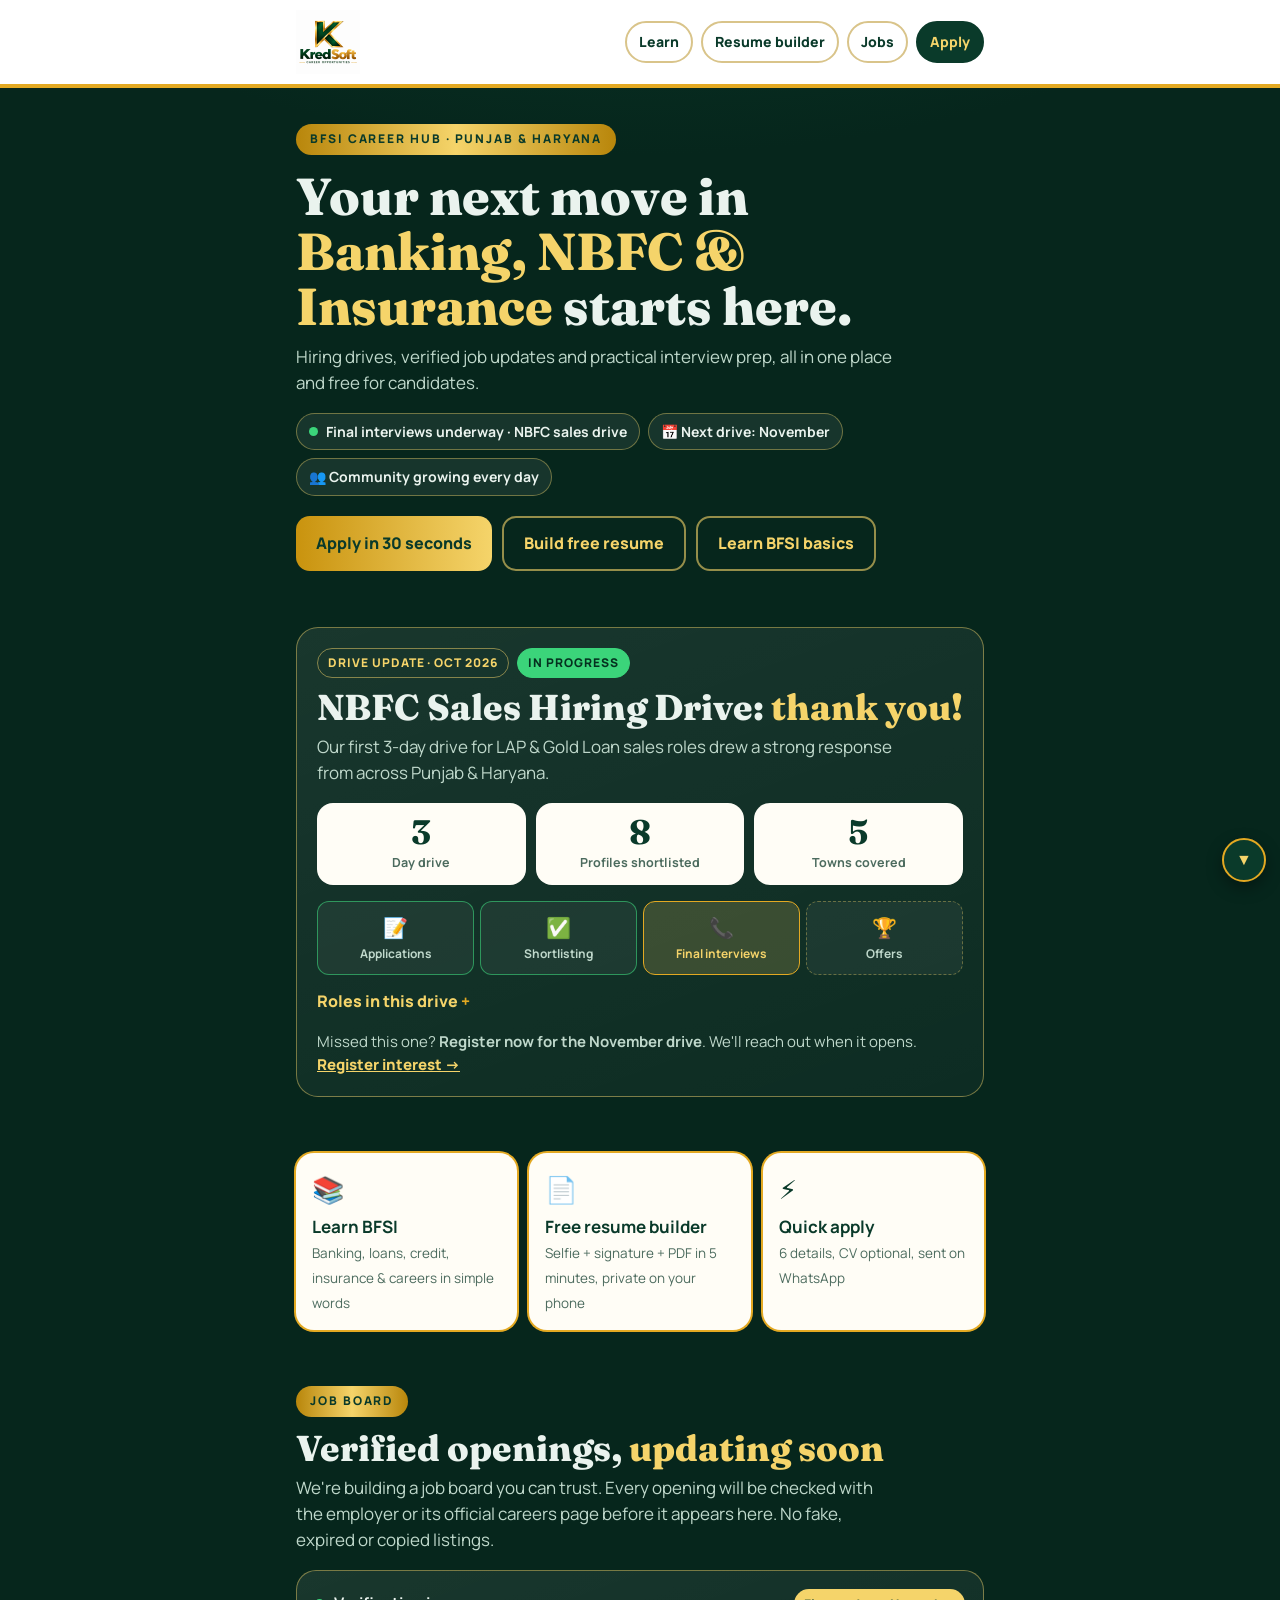
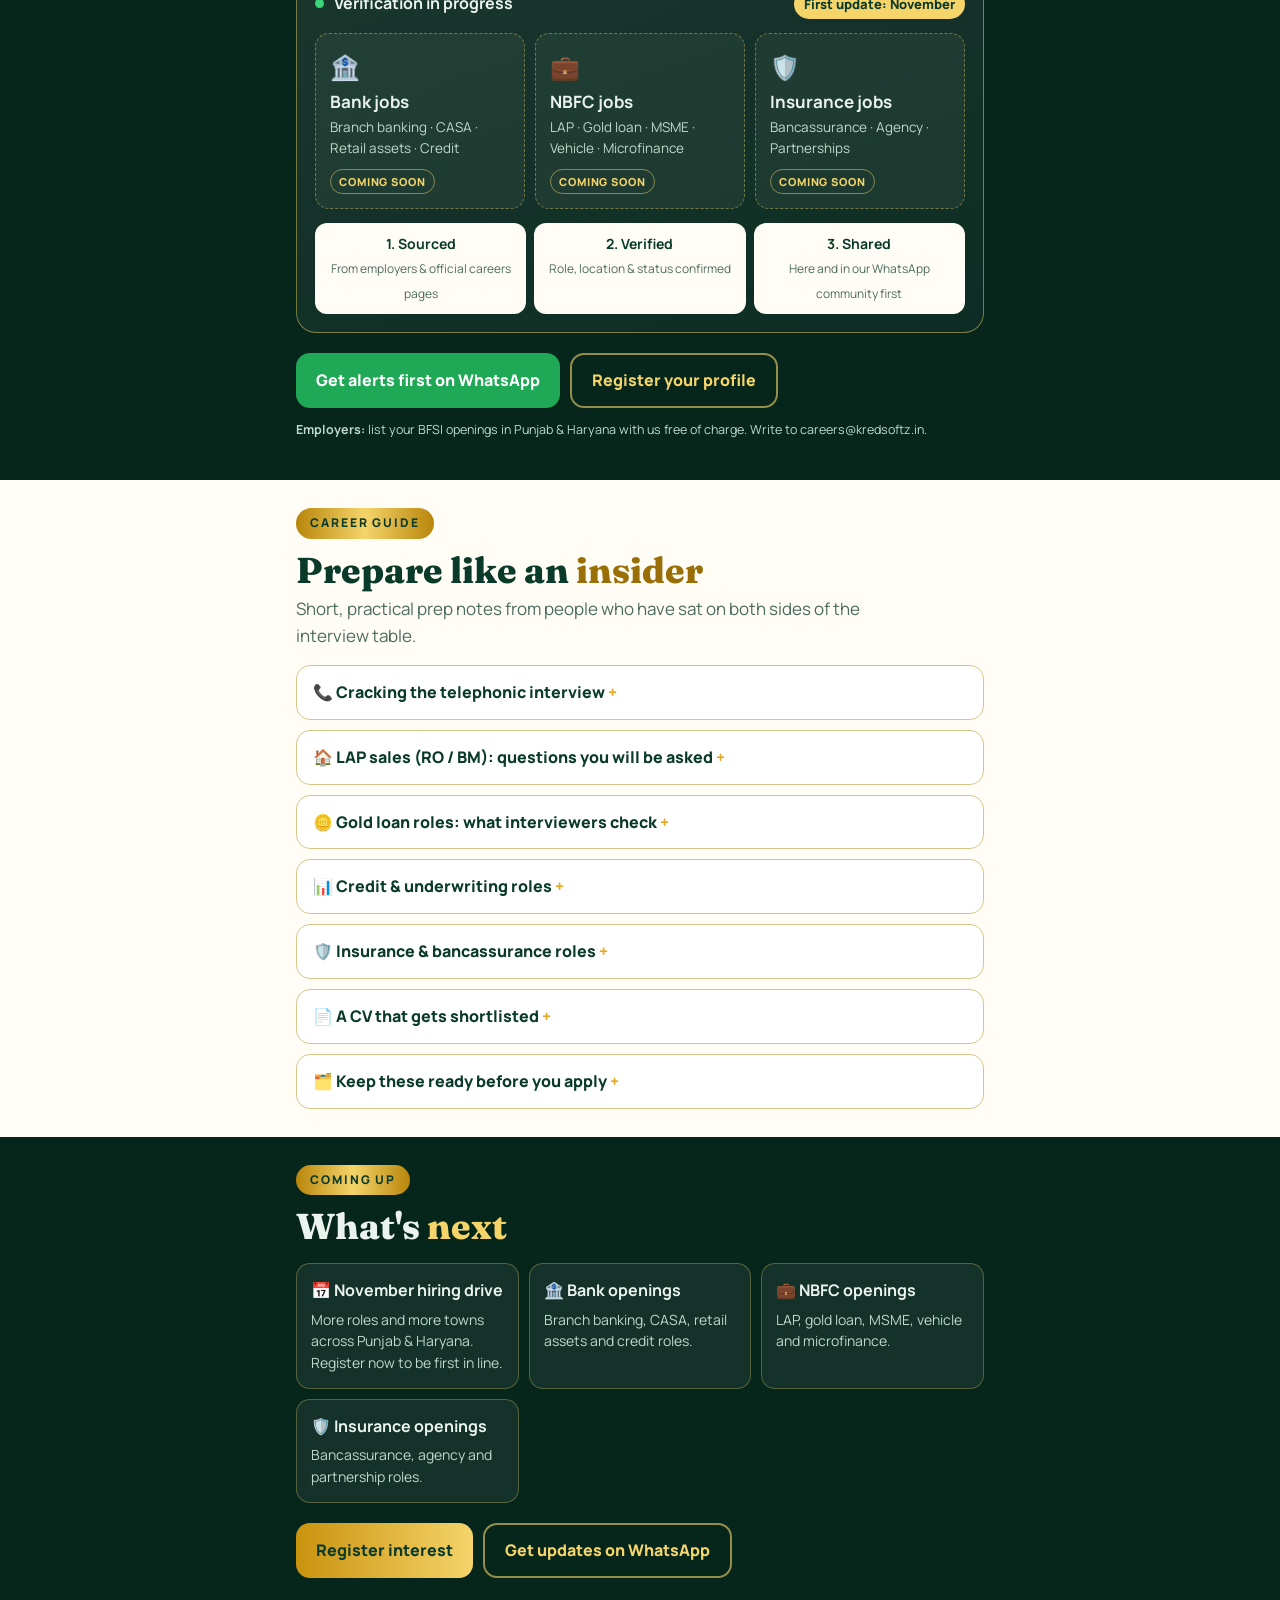
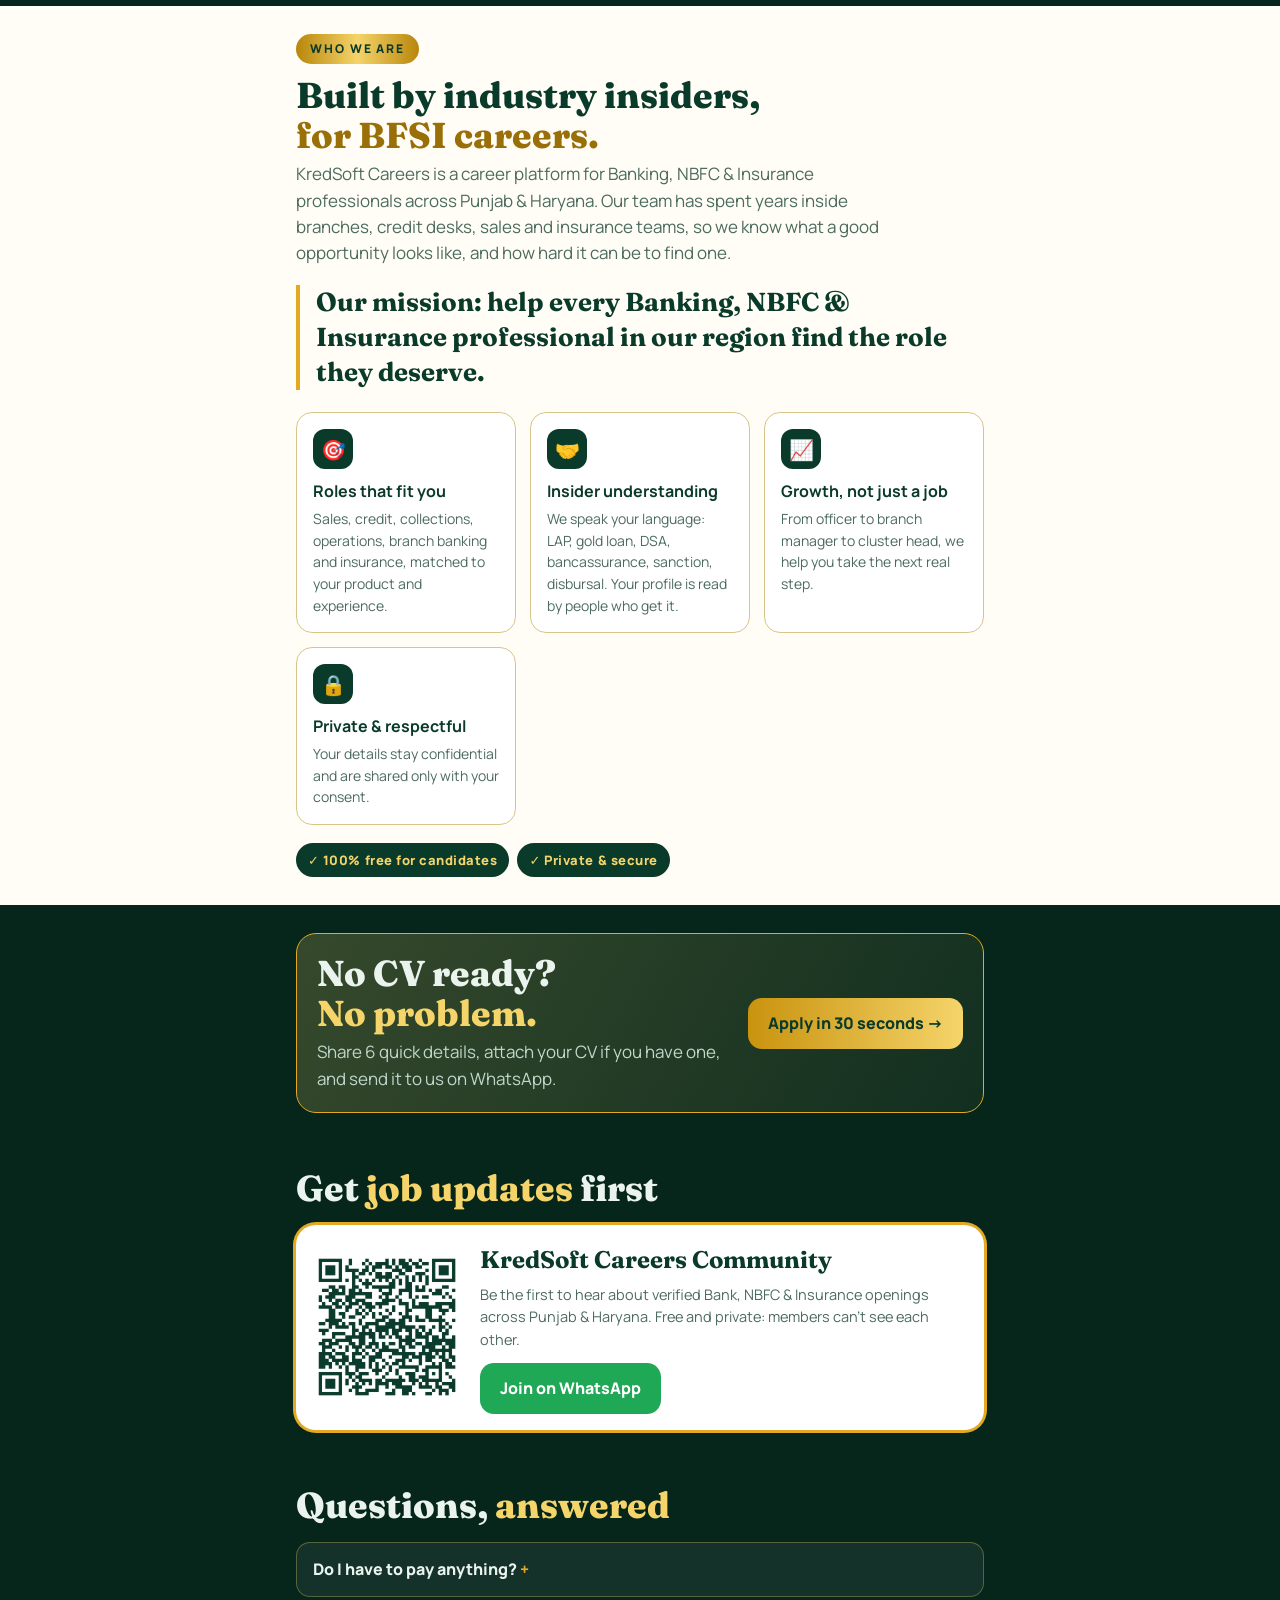
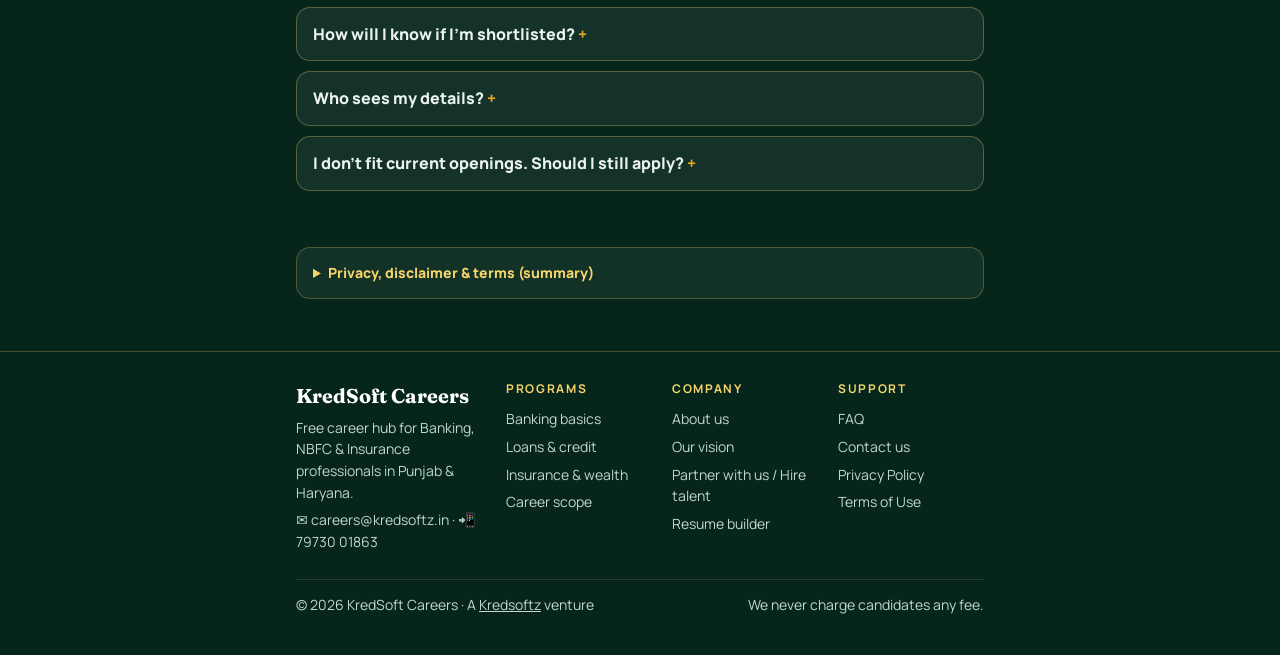
<file: index.html>
<!DOCTYPE html>
<html lang="en">
<head>
<meta charset="utf-8">
<meta name="viewport" content="width=device-width, initial-scale=1, viewport-fit=cover">
<title>KredSoft Careers | Bank, NBFC &amp; Insurance Jobs in Punjab &amp; Haryana</title>
<meta name="description" content="KredSoft Careers – Bank, NBFC & Insurance jobs across Punjab & Haryana. Apply in 30 seconds on WhatsApp. Free for candidates, no fee.">
<meta property="og:title" content="KredSoft Careers – Bank, NBFC & Insurance Jobs">
<meta property="og:description" content="BFSI career hub for Punjab & Haryana: hiring drives, job board and interview prep. Free for candidates.">
<meta property="og:image" content="https://careers.kredsoftz.in/logo.png">
<meta property="og:url" content="https://careers.kredsoftz.in/">
<link rel="canonical" href="https://careers.kredsoftz.in/">
<meta name="theme-color" content="#0A3A2A">
<link rel="icon" href="logo.png">
<link rel="preconnect" href="https://fonts.googleapis.com">
<link rel="stylesheet" href="https://fonts.googleapis.com/css2?family=Manrope:wght@500;600;700;800&family=Fraunces:opsz,wght@9..144,700;9..144,800&display=swap">
<style>
:root{
  --bg:#0A3A2A;--bg-deep:#06261C;--paper:#FFFDF6;--ink:#0A3A2A;--ink-soft:#4C6B5E;
  --gold:#E3A922;--gold-soft:#F5D46A;--line:#D9C48A;--wa:#1FA855;--on-dark:#EAF3EE;--muted:#BFD8CB;
  --display:"Fraunces",Georgia,serif;--body:"Manrope","Segoe UI",system-ui,sans-serif;
  color-scheme:dark;
}
*{box-sizing:border-box}
html{scroll-behavior:smooth}
body{margin:0;background:radial-gradient(1000px 700px at 50% -10%,#0F5A40,var(--bg) 50%,var(--bg-deep));color:var(--on-dark);font-family:var(--body);font-size:16px;line-height:1.55;min-height:100vh}
a{color:inherit}
.wrap{max-width:720px;margin:0 auto;padding-left:max(16px,env(safe-area-inset-left,0px));padding-right:max(16px,env(safe-area-inset-right,0px))}
header{background:#fff;border-bottom:4px solid var(--gold)}
header .wrap{display:flex;align-items:center;justify-content:space-between;gap:12px;padding-block:10px}
header img{height:64px;width:auto;display:block}
header nav{display:flex;gap:8px;flex-wrap:wrap;justify-content:flex-end}
header nav a{text-decoration:none;color:var(--ink);font-weight:800;font-size:14px;padding:8px 12px;border-radius:999px;border:2px solid var(--line)}
header nav a.cta{background:var(--ink);color:var(--gold-soft);border-color:var(--ink)}
section{padding-block:28px}
.eyebrow{display:inline-block;background:linear-gradient(90deg,#B8860B,var(--gold-soft) 50%,#B8860B);color:var(--ink);font-weight:800;font-size:12px;letter-spacing:.16em;text-transform:uppercase;padding:6px 14px;border-radius:999px}
h1{font-family:var(--display);font-weight:800;font-size:clamp(32px,7vw,52px);line-height:1.06;margin:14px 0 10px;text-wrap:balance}
h1 em,h2 em{font-style:normal;color:var(--gold-soft)}
h2{font-family:var(--display);font-weight:800;font-size:clamp(26px,5.5vw,36px);line-height:1.1;margin:0 0 6px;text-wrap:balance}
.lead{color:var(--muted);font-size:17px;margin:0;max-width:60ch}
.hero-actions{display:flex;gap:10px;flex-wrap:wrap;margin-top:20px}
.btn{display:inline-flex;align-items:center;justify-content:center;gap:8px;text-decoration:none;font-weight:800;font-size:16px;border-radius:14px;padding:13px 20px;border:none;cursor:pointer;font-family:inherit}
.btn.gold{background:linear-gradient(90deg,#C9930E,var(--gold-soft));color:var(--ink)}
.btn.wa{background:var(--wa);color:#fff}
.btn.ghost{background:transparent;border:2px solid rgba(245,212,106,.6);color:var(--gold-soft)}
.btn svg{width:22px;height:22px}
.btn:focus-visible,input:focus-visible,select:focus-visible{outline:3px solid var(--gold);outline-offset:2px}
.alert{margin-top:18px;display:flex;gap:10px;align-items:center;flex-wrap:wrap;background:rgba(245,212,106,.12);border:1.5px solid rgba(245,212,106,.5);color:var(--gold-soft);font-weight:700;border-radius:14px;padding:10px 14px;font-size:15px}
.towns{display:flex;flex-wrap:wrap;gap:8px;margin-top:14px}
.town{background:#fff;color:var(--ink);font-weight:800;font-size:14px;padding:6px 12px;border-radius:999px}
.roles{display:grid;grid-template-columns:repeat(auto-fit,minmax(280px,1fr));gap:12px;margin-top:16px}
.role{background:rgba(255,255,255,.06);border:1.5px solid rgba(245,212,106,.35);border-radius:16px;padding:16px;min-width:0}
.role h3{margin:0;font-size:18px;font-weight:800}
.role .lvl{color:var(--gold-soft);font-size:12px;font-weight:800;letter-spacing:.1em;text-transform:uppercase;margin-top:2px}
.role p{margin:8px 0 0;color:var(--muted);font-size:14.5px}
.perks{display:grid;grid-template-columns:repeat(auto-fit,minmax(180px,1fr));gap:10px;margin-top:14px}
.perk{background:rgba(245,212,106,.08);border-radius:14px;padding:12px 14px;font-size:14px;color:var(--muted)}
.perk b{display:block;color:var(--gold-soft);font-size:15px}
form{background:var(--paper);color:var(--ink);border-radius:22px;padding:22px 20px;box-shadow:0 0 0 3px var(--gold),0 18px 40px rgba(0,0,0,.35);display:flex;flex-direction:column;gap:16px;margin-top:16px}
.grid2{display:grid;grid-template-columns:repeat(auto-fit,minmax(220px,1fr));gap:16px}
.field{display:flex;flex-direction:column;gap:6px;min-width:0}
label,.legend{font-weight:800;font-size:15px;display:flex;align-items:center;gap:8px}
.num{width:24px;height:24px;border-radius:50%;background:var(--ink);color:var(--gold-soft);font-size:12px;display:inline-flex;align-items:center;justify-content:center;flex-shrink:0}
input,select{width:100%;font:inherit;font-size:16px;color:var(--ink);background:#fff;border:2px solid var(--line);border-radius:12px;padding:12px 14px;outline:none;-webkit-appearance:none;appearance:none}
select{background-image:linear-gradient(45deg,transparent 50%,var(--ink) 50%),linear-gradient(135deg,var(--ink) 50%,transparent 50%);background-position:calc(100% - 20px) 52%,calc(100% - 14px) 52%;background-size:6px 6px;background-repeat:no-repeat;padding-right:36px}
input:focus,select:focus{border-color:var(--gold)}
input::placeholder{color:#9AAFA5}
.chips{display:flex;flex-wrap:wrap;gap:8px}
.chips{position:relative}.chips input{position:absolute;opacity:0;width:1px;height:1px;left:0;top:0;pointer-events:none}
.chips label{font-weight:700;border:2px solid var(--line);border-radius:999px;padding:9px 16px;cursor:pointer;background:#fff}
.chips input:checked+label{background:var(--ink);color:var(--gold-soft);border-color:var(--ink)}
.chips input:focus-visible+label{outline:3px solid var(--gold)}
.err{color:#B3261E;font-size:14px;font-weight:700}
.send-row{display:grid;grid-template-columns:1fr;gap:10px}
.btn.mail{background:transparent;border:2px solid var(--ink);color:var(--ink)}
.note{font-size:13px;color:var(--ink-soft);text-align:center;margin:0}
.community{display:flex;gap:18px;align-items:center;flex-wrap:wrap;background:#fff;color:var(--ink);border-radius:20px;padding:16px;box-shadow:0 0 0 3px var(--gold);margin-top:16px}
.community img{width:150px;height:150px;flex-shrink:0}
.community .t{flex:1;min-width:200px}
.community h3{margin:0;font-family:var(--display);font-size:24px}
.community p{margin:6px 0 12px;color:var(--ink-soft);font-size:14.5px}
footer:not(.site){border-top:1px solid rgba(245,212,106,.25);padding-block:22px 34px;text-align:center;color:var(--muted);font-size:13.5px}
footer .sign{font-family:var(--display);color:var(--gold-soft);font-size:18px;font-weight:700;margin-top:6px}
footer p{margin:6px 0}
.toast{position:fixed;left:50%;bottom:calc(20px + env(safe-area-inset-bottom,0px));transform:translateX(-50%);background:var(--ink);color:var(--gold-soft);border:1.5px solid var(--gold);padding:10px 16px;border-radius:12px;font-weight:700;font-size:14px;z-index:10}
@media (max-width:480px){header img{height:52px}header nav a:not(.cta){display:none}}
.about{background:var(--paper);color:var(--ink)}
.about h2 em{color:#9A6F07}
.about .lead{color:#4C6B5E;max-width:62ch}
.mission{font-family:var(--display);font-weight:700;font-size:clamp(20px,4.2vw,26px);line-height:1.35;margin:18px 0 22px;padding-left:16px;border-left:4px solid var(--gold);color:var(--ink);max-width:40ch}
.pillars{display:grid;grid-template-columns:repeat(auto-fit,minmax(200px,1fr));gap:14px}
.pillar{background:#fff;border:1.5px solid var(--line);border-radius:16px;padding:16px;min-width:0}
.pillar .ic{width:40px;height:40px;border-radius:12px;background:var(--ink);color:var(--gold-soft);display:flex;align-items:center;justify-content:center;font-size:20px}
.pillar b{display:block;font-size:16px;margin-top:10px}
.pillar p{margin:4px 0 0;color:#4C6B5E;font-size:14px}
.promise{margin-top:18px;display:flex;flex-wrap:wrap;gap:8px}
.promise span{font-size:13px;font-weight:800;letter-spacing:.04em;background:var(--ink);color:var(--gold-soft);padding:7px 12px;border-radius:999px}

.hero{padding-block:36px 28px}
.live{display:flex;flex-wrap:wrap;gap:8px;margin-top:16px}
.pill{display:inline-flex;align-items:center;gap:8px;background:rgba(255,255,255,.07);border:1.5px solid rgba(245,212,106,.4);color:var(--on-dark);font-weight:700;font-size:14px;padding:7px 12px;border-radius:999px}
.dot{width:9px;height:9px;border-radius:50%;background:#3BD47A;box-shadow:0 0 0 0 rgba(59,212,122,.6)}
@media (prefers-reduced-motion:no-preference){.dot{animation:pulse 1.6s infinite}@keyframes pulse{0%{box-shadow:0 0 0 0 rgba(59,212,122,.6)}70%{box-shadow:0 0 0 9px rgba(59,212,122,0)}100%{box-shadow:0 0 0 0 rgba(59,212,122,0)}}}
.drive{background:linear-gradient(160deg,rgba(255,255,255,.08),rgba(255,255,255,.03));border:1.5px solid rgba(245,212,106,.45);border-radius:22px;padding:20px}
.dtop{display:flex;gap:8px;flex-wrap:wrap;margin-bottom:10px}
.tag{font-size:12px;font-weight:800;letter-spacing:.08em;text-transform:uppercase;padding:5px 10px;border-radius:999px;border:1.5px solid rgba(245,212,106,.5);color:var(--gold-soft)}
.tag.on{background:#3BD47A;border-color:#3BD47A;color:#05301F}
.stats{display:grid;grid-template-columns:repeat(3,minmax(0,1fr));gap:10px;margin-top:16px}
.st{background:var(--paper);color:var(--ink);border-radius:16px;padding:12px;text-align:center}
.st b{display:block;font-family:var(--display);font-size:34px;line-height:1}
.st span{font-size:12.5px;font-weight:700;color:var(--ink-soft)}
.track{display:grid;grid-template-columns:repeat(4,minmax(0,1fr));gap:6px;margin-top:16px}
.tk{text-align:center;font-size:20px;padding:10px 4px;border-radius:12px;background:rgba(255,255,255,.05);border:1.5px dashed rgba(245,212,106,.35)}
.tk span{display:block;font-size:12px;font-weight:700;color:var(--muted);margin-top:2px}
.tk.done{border-style:solid;border-color:rgba(59,212,122,.6)}
.tk.now{background:rgba(245,212,106,.18);border-style:solid;border-color:var(--gold)}
.tk.now span{color:var(--gold-soft)}
.roles-d{margin-top:14px}
.roles-d summary,.acc summary{cursor:pointer;font-weight:800;list-style:none}
.roles-d summary::-webkit-details-marker,.acc summary::-webkit-details-marker{display:none}
.roles-d summary{color:var(--gold-soft)}
.roles-d summary::after,.acc summary::after{content:" +";color:var(--gold)}
.roles-d[open] summary::after,.acc details[open] summary::after{content:" −"}
.next{margin:16px 0 0;color:var(--muted);font-size:15px}
.next a{color:var(--gold-soft);font-weight:800}
.filters{display:flex;gap:8px;flex-wrap:wrap;margin:16px 0 12px}
.f{font:inherit;font-weight:800;font-size:14px;padding:8px 14px;border-radius:999px;border:1.5px solid rgba(245,212,106,.5);background:transparent;color:var(--gold-soft);cursor:pointer}
.f.on{background:var(--gold-soft);color:var(--ink)}
.f:focus-visible{outline:3px solid var(--gold);outline-offset:2px}
.jobs{display:grid;grid-template-columns:repeat(auto-fill,minmax(260px,1fr));gap:10px}
.job{display:grid;grid-template-columns:1fr auto;gap:2px 10px;background:rgba(255,255,255,.06);border:1.5px solid rgba(245,212,106,.25);border-radius:14px;padding:12px 14px;min-width:0}
.job:hover{border-color:var(--gold)}
.jl{grid-column:1/3;font-size:13px;font-weight:800;color:var(--gold-soft);text-decoration:none;margin-top:6px}
.jl:hover{text-decoration:underline}
.job[hidden]{display:none}
.jt{font-weight:800;font-size:15.5px;color:var(--on-dark)}
.jc{grid-column:1;font-size:13.5px;color:var(--muted)}
.jb{grid-row:1/3;grid-column:2;align-self:center;font-size:11px;font-weight:800;letter-spacing:.06em;text-transform:uppercase;padding:4px 8px;border-radius:8px}
.jb.bank{background:#DDEBFF;color:#163A6B}.jb.nbfc{background:#F5D46A;color:#0A3A2A}.jb.ins{background:#D9F5E4;color:#0D5232}
.disc{font-size:12.5px;color:var(--muted);margin-top:12px}
.guide{background:var(--paper);color:var(--ink)}
.guide h2 em{color:#9A6F07}.guide .lead{color:var(--ink-soft)}
.acc{display:flex;flex-direction:column;gap:10px;margin-top:16px}
.acc details{background:rgba(255,255,255,.06);border:1.5px solid rgba(245,212,106,.3);border-radius:14px;padding:14px 16px}
.guide .acc details{background:#fff;border-color:var(--line)}
.acc ul{margin:10px 0 0;padding-left:18px;font-size:14.5px}
.acc li{margin:4px 0}
.acc p{margin:10px 0 0;font-size:14.5px;color:var(--muted)}
.guide .acc ul{color:var(--ink-soft)}
.up{display:grid;grid-template-columns:repeat(auto-fit,minmax(200px,1fr));gap:10px;margin-top:16px}
.u{background:rgba(255,255,255,.06);border:1.5px solid rgba(245,212,106,.3);border-radius:14px;padding:14px}
.u b{font-size:16px}.u p{margin:6px 0 0;font-size:14px;color:var(--muted)}
.legal{background:rgba(255,255,255,.05);border:1.5px solid rgba(245,212,106,.25);border-radius:14px;padding:14px 16px;font-size:14px;color:var(--muted)}
.legal summary{cursor:pointer;font-weight:800;color:var(--gold-soft)}
.legal h3{font-size:15px;color:var(--on-dark);margin:16px 0 4px}
.legal p{margin:4px 0}
.board{margin-top:16px;background:linear-gradient(160deg,rgba(255,255,255,.08),rgba(255,255,255,.03));border:1.5px solid rgba(245,212,106,.45);border-radius:20px;padding:18px}
.bhead{display:flex;align-items:center;gap:10px;flex-wrap:wrap}
.bhead b{font-size:16px}
.bnext{margin-left:auto;font-size:13px;font-weight:800;color:var(--ink);background:var(--gold-soft);padding:5px 10px;border-radius:999px}
.cats{display:grid;grid-template-columns:repeat(auto-fit,minmax(200px,1fr));gap:10px;margin-top:14px}
.cat{position:relative;background:rgba(255,255,255,.05);border:1.5px dashed rgba(245,212,106,.4);border-radius:14px;padding:14px;min-width:0}
.cat .ci{font-size:24px}
.cat b{display:block;font-size:17px;margin-top:4px}
.cat small{display:block;color:var(--muted);font-size:13.5px;margin-top:2px}
.soon{display:inline-block;margin-top:10px;font-size:11px;font-weight:800;letter-spacing:.08em;text-transform:uppercase;color:var(--gold-soft);border:1.5px solid rgba(245,212,106,.5);padding:3px 8px;border-radius:999px}
.how3{display:grid;grid-template-columns:repeat(3,minmax(0,1fr));gap:8px;margin-top:14px}
.how3 div{background:var(--paper);color:var(--ink);border-radius:12px;padding:10px;text-align:center}
.how3 b{display:block;font-size:14px}
.how3 small{font-size:12px;color:var(--ink-soft)}
@media (max-width:480px){.how3{grid-template-columns:1fr}}
.tools{display:grid;grid-template-columns:repeat(auto-fit,minmax(220px,1fr));gap:12px}
.tool{display:block;text-decoration:none;color:var(--ink);background:var(--paper);border-radius:18px;padding:16px;box-shadow:0 0 0 2px var(--gold)}
.tool span{font-size:26px}
.tool b{display:block;font-size:17px;margin-top:4px}
.tool small{color:var(--ink-soft);font-size:13.5px}
.tool:hover{transform:translateY(-2px)}
.cta-box{display:flex;flex-wrap:wrap;gap:16px;align-items:center;justify-content:space-between;background:linear-gradient(120deg,rgba(245,212,106,.2),rgba(245,212,106,.05));border:1.5px solid var(--gold);border-radius:20px;padding:20px}
.cta-box>div{flex:1;min-width:220px}
@media (max-width:480px){.stats b{font-size:28px}}
/* footer */
footer.site{border-top:1px solid rgba(245,212,106,.25);margin-top:24px;padding-block:28px 40px;font-size:14px;color:var(--muted)}
.fgrid{display:grid;grid-template-columns:1.3fr repeat(3,1fr);gap:20px}
.fgrid h4{font-size:12px;letter-spacing:.14em;text-transform:uppercase;color:var(--gold-soft);margin:0 0 10px}
.fgrid a{display:block;color:var(--on);text-decoration:none;margin:6px 0}
.fgrid a:hover{color:var(--gold-soft)}
.fbrand b{font-family:var(--display);font-size:20px;color:#fff}
.fbrand p{margin:6px 0}
.fbottom{margin-top:20px;padding-top:14px;border-top:1px solid rgba(245,212,106,.15);display:flex;justify-content:space-between;flex-wrap:wrap;gap:8px}
@media (max-width:640px){.fgrid{grid-template-columns:1fr 1fr}.fbrand{grid-column:1/-1}}

</style>
</head>
<body>
<header><div class="wrap">
  <a href="./"><img src="logo.png" alt="KredSoft Careers"></a>
  <nav><a href="learn">Learn</a><a href="resume">Resume builder</a><a href="#jobs">Jobs</a><a href="apply" class="cta">Apply</a></nav>
</div></header>

<main>
<section class="hero"><div class="wrap">
  <span class="eyebrow">BFSI career hub · Punjab &amp; Haryana</span>
  <h1>Your next move in <em>Banking, NBFC &amp; Insurance</em> starts here.</h1>
  <p class="lead">Hiring drives, verified job updates and practical interview prep, all in one place and free for candidates.</p>
  <div class="live">
    <span class="pill"><i class="dot"></i>Final interviews underway · NBFC sales drive</span>
    <span class="pill">📅 Next drive: November</span>
    <span class="pill">👥 Community growing every day</span>
  </div>
  <div class="hero-actions"><a class="btn gold" href="apply">Apply in 30 seconds</a><a class="btn ghost" href="resume">Build free resume</a><a class="btn ghost" href="learn">Learn BFSI basics</a></div>
</div></section>

<section id="drive"><div class="wrap">
  <div class="drive">
    <div class="dtop"><span class="tag">Drive update · Oct 2026</span><span class="tag on">In progress</span></div>
    <h2>NBFC Sales Hiring Drive: <em>thank you!</em></h2>
    <p class="lead">Our first 3-day drive for LAP &amp; Gold Loan sales roles drew a strong response from across Punjab &amp; Haryana.</p>
    <div class="stats">
      <div class="st"><b>3</b><span>Day drive</span></div>
      <div class="st"><b>8</b><span>Profiles shortlisted</span></div>
      <div class="st"><b>5</b><span>Towns covered</span></div>
    </div>
    <div class="track">
      <div class="tk done">📝<span>Applications</span></div><div class="tk done">✅<span>Shortlisting</span></div><div class="tk now">📞<span>Final interviews</span></div><div class="tk">🏆<span>Offers</span></div>
    </div>
    <details class="roles-d"><summary>Roles in this drive</summary>
      <div class="roles">
        <div class="role"><h3>Cluster Head – Sales</h3><div class="lvl">Patiala, Karnal</div><p>8+ yrs LAP / secured business loan sales, multi-branch handling.</p></div>
        <div class="role"><h3>Branch Manager – LAP &amp; Gold</h3><div class="lvl">Patiala · Ludhiana · Zirakpur · Karnal · Hisar</div><p>5+ yrs LAP sales, 2+ yrs team handling.</p></div>
        <div class="role"><h3>Relationship Officer – LAP</h3><div class="lvl">All 5 towns</div><p>1–3 yrs LAP / BL / HL sales, DSA connect.</p></div>
        <div class="role"><h3>Gold Loan Sales Officer</h3><div class="lvl">All 5 towns</div><p>1–3 yrs gold loan sales or branch.</p></div>
      </div>
    </details>
    <p class="next">Missed this one? <b>Register now for the November drive</b>. We'll reach out when it opens. <a href="apply">Register interest →</a></p>
  </div>
</div></section>

<section id="tools"><div class="wrap">
  <div class="tools">
    <a class="tool" href="learn"><span>📚</span><b>Learn BFSI</b><small>Banking, loans, credit, insurance &amp; careers in simple words</small></a>
    <a class="tool" href="resume"><span>📄</span><b>Free resume builder</b><small>Selfie + signature + PDF in 5 minutes, private on your phone</small></a>
    <a class="tool" href="apply"><span>⚡</span><b>Quick apply</b><small>6 details, CV optional, sent on WhatsApp</small></a>
  </div>
</div></section>

<section id="jobs"><div class="wrap">
  <span class="eyebrow">Job board</span>
  <h2 style="margin-top:12px">Verified openings, <em>updating soon</em></h2>
  <p class="lead">We're building a job board you can trust. Every opening will be checked with the employer or its official careers page before it appears here. No fake, expired or copied listings.</p>
  <div class="board">
    <div class="bhead"><span class="dot"></span><b>Verification in progress</b><span class="bnext">First update: November</span></div>
    <div class="cats">
      <div class="cat"><span class="ci">🏦</span><b>Bank jobs</b><small>Branch banking · CASA · Retail assets · Credit</small><span class="soon">Coming soon</span></div>
      <div class="cat"><span class="ci">💼</span><b>NBFC jobs</b><small>LAP · Gold loan · MSME · Vehicle · Microfinance</small><span class="soon">Coming soon</span></div>
      <div class="cat"><span class="ci">🛡️</span><b>Insurance jobs</b><small>Bancassurance · Agency · Partnerships</small><span class="soon">Coming soon</span></div>
    </div>
    <div class="how3">
      <div><b>1. Sourced</b><small>From employers &amp; official careers pages</small></div>
      <div><b>2. Verified</b><small>Role, location &amp; status confirmed</small></div>
      <div><b>3. Shared</b><small>Here and in our WhatsApp community first</small></div>
    </div>
  </div>
  <div class="hero-actions"><a class="btn wa" href="https://chat.whatsapp.com/Fb1T2H6LpyWBcrsAmS7AAK" target="_blank" rel="noopener">Get alerts first on WhatsApp</a><a class="btn ghost" href="apply">Register your profile</a></div>
  <p class="disc"><b>Employers:</b> list your BFSI openings in Punjab &amp; Haryana with us free of charge. Write to careers@kredsoftz.in.</p>
</div></section>

<section id="guide" class="guide"><div class="wrap">
  <span class="eyebrow">Career guide</span>
  <h2 style="margin-top:12px">Prepare like an <em>insider</em></h2>
  <p class="lead">Short, practical prep notes from people who have sat on both sides of the interview table.</p>
  <div class="acc">
    <details><summary>📞 Cracking the telephonic interview</summary><ul>
      <li>Take the call somewhere quiet and keep your CV, a pen and your numbers in front of you.</li>
      <li>Open with a 60-second pitch: current role, product, your best monthly number, why you want to move.</li>
      <li>Quote figures with confidence: monthly disbursal, file count, ticket size, DSA count.</li>
      <li>Close by asking the next step and timeline. It shows you're serious.</li></ul></details>
    <details><summary>🏠 LAP sales (RO / BM): questions you will be asked</summary><ul>
      <li>Your average ticket size, monthly disbursal target vs achievement, and login-to-disbursal ratio.</li>
      <li>How many active DSAs/connectors you work with, and how you source direct files.</li>
      <li>Property types you've funded (residential, commercial, industrial) and common legal/technical rejections.</li>
      <li>How you handle a file stuck in credit. Show you understand FOIR, LTV and end-use.</li></ul></details>
    <details><summary>🪙 Gold loan roles: what interviewers check</summary><ul>
      <li>Walk-in conversion, top-up and renewal tactics, and how you retain customers at renewal.</li>
      <li>Basics of purity testing, LTV norms and auction process awareness.</li>
      <li>Branch hygiene: cash, vault and audit discipline.</li></ul></details>
    <details><summary>📊 Credit &amp; underwriting roles</summary><ul>
      <li>Be ready to assess a sample case: income, obligations, banking, bureau and property.</li>
      <li>Explain your approach to self-employed income assessment and cash-flow based lending.</li>
      <li>Know your delinquency numbers and how you'd spot early warning signals.</li></ul></details>
    <details><summary>🛡️ Insurance &amp; bancassurance roles</summary><ul>
      <li>Share your premium numbers (APE/NOP), persistency, and the partner branches you managed.</li>
      <li>Show how you build relationships with branch staff and run activation drives.</li>
      <li>Be clear on mis-selling safeguards. Interviewers value ethical selling.</li></ul></details>
    <details><summary>📄 A CV that gets shortlisted</summary><ul>
      <li>One or two pages. Put product, location and numbers in the top 5 lines.</li>
      <li>Use achievements, not duties: "₹2.4 Cr LAP disbursal/month, 112% of target".</li>
      <li>Mention notice period, current CTC and preferred locations clearly.</li></ul></details>
    <details><summary>🗂️ Keep these ready before you apply</summary><ul>
      <li>Last 3 salary slips, offer/appointment letter, and relieving letters.</li>
      <li>Incentive statements or performance letters, if you have them.</li>
      <li>PAN, Aadhaar and educational certificates, to share only when an employer asks formally.</li></ul></details>
  </div>
</div></section>

<section id="upcoming"><div class="wrap">
  <span class="eyebrow">Coming up</span>
  <h2 style="margin-top:12px">What's <em>next</em></h2>
  <div class="up">
    <div class="u"><b>📅 November hiring drive</b><p>More roles and more towns across Punjab &amp; Haryana. Register now to be first in line.</p></div>
    <div class="u"><b>🏦 Bank openings</b><p>Branch banking, CASA, retail assets and credit roles.</p></div>
    <div class="u"><b>💼 NBFC openings</b><p>LAP, gold loan, MSME, vehicle and microfinance.</p></div>
    <div class="u"><b>🛡️ Insurance openings</b><p>Bancassurance, agency and partnership roles.</p></div>
  </div>
  <div class="hero-actions"><a class="btn gold" href="apply">Register interest</a><a class="btn ghost" href="#community">Get updates on WhatsApp</a></div>
</div></section>

<section id="about" class="about"><div class="wrap">
  <span class="eyebrow">Who we are</span>
  <h2 style="margin-top:12px">Built by industry insiders, <em>for BFSI careers.</em></h2>
  <p class="lead">KredSoft Careers is a career platform for Banking, NBFC &amp; Insurance professionals across Punjab &amp; Haryana. Our team has spent years inside branches, credit desks, sales and insurance teams, so we know what a good opportunity looks like, and how hard it can be to find one.</p>
  <p class="mission">Our mission: help every Banking, NBFC &amp; Insurance professional in our region find the role they deserve.</p>
  <div class="pillars">
    <div class="pillar"><div class="ic">🎯</div><b>Roles that fit you</b><p>Sales, credit, collections, operations, branch banking and insurance, matched to your product and experience.</p></div>
    <div class="pillar"><div class="ic">🤝</div><b>Insider understanding</b><p>We speak your language: LAP, gold loan, DSA, bancassurance, sanction, disbursal. Your profile is read by people who get it.</p></div>
    <div class="pillar"><div class="ic">📈</div><b>Growth, not just a job</b><p>From officer to branch manager to cluster head, we help you take the next real step.</p></div>
    <div class="pillar"><div class="ic">🔒</div><b>Private &amp; respectful</b><p>Your details stay confidential and are shared only with your consent.</p></div>
  </div>
  <div class="promise"><span>✓ 100% free for candidates</span><span>✓ Private &amp; secure</span></div>
</div></section>

<section id="apply"><div class="wrap">
  <div class="cta-box">
    <div><h2>No CV ready? <em>No problem.</em></h2><p class="lead">Share 6 quick details, attach your CV if you have one, and send it to us on WhatsApp.</p></div>
    <a class="btn gold" href="apply">Apply in 30 seconds →</a>
  </div>
</div></section>

<section id="community"><div class="wrap">
  <h2>Get <em>job updates</em> first</h2>
  <div class="community">
    <img src="[data-uri]" alt="QR code to join the KredSoft Careers WhatsApp community">
    <div class="t"><h3>KredSoft Careers Community</h3><p>Be the first to hear about verified Bank, NBFC &amp; Insurance openings across Punjab &amp; Haryana. Free and private: members can't see each other.</p>
      <a class="btn wa" href="https://chat.whatsapp.com/Fb1T2H6LpyWBcrsAmS7AAK" target="_blank" rel="noopener">Join on WhatsApp</a></div>
  </div>
</div></section>

<section id="faq"><div class="wrap">
  <h2>Questions, <em>answered</em></h2>
  <div class="acc">
    <details><summary>Do I have to pay anything?</summary><p>No. KredSoft Careers is 100% free for candidates. If anyone asks you for money in our name, please report it to careers@kredsoftz.in.</p></details>
    <details><summary>How will I know if I'm shortlisted?</summary><p>We call shortlisted candidates directly. Please don't call; we review every application we receive.</p></details>
    <details><summary>Who sees my details?</summary><p>Only our team. We share your profile with an employer only with your consent.</p></details>
    <details><summary>I don't fit current openings. Should I still apply?</summary><p>Yes. Register your profile; we match candidates to upcoming drives and new openings.</p></details>
  </div>
</div></section>
<section id="legal"><div class="wrap">
  <details class="legal"><summary>Privacy, disclaimer &amp; terms (summary)</summary>
  <p>Read the full <a href="privacy">Privacy Policy</a> and <a href="terms">Terms of Use</a>.</p>
  <h3>Privacy notice</h3>
  <p><b>What we collect:</b> only what you choose to send us on WhatsApp or email: name, location, current organisation, experience, product, role applied for, and your CV if you attach one.</p>
  <p><b>Why:</b> only to match you with suitable job openings and to contact you about them. We share your profile with an employer only after you agree.</p>
  <p><b>Storage:</b> this website itself does not store any data. Details reach us only through WhatsApp or email when you press send.</p>
  <p><b>Your rights:</b> you can ask us to correct or delete your details, or withdraw consent, anytime by writing to careers@kredsoftz.in. We will act within 7 days. You may also approach the Data Protection Board of India.</p>
  <h3>Disclaimer</h3>
  <p>KredSoft Careers is a free information and career-support service. Openings listed on this site are shared in good faith from public sources for information only. We are not the employer for third-party openings, do not guarantee interviews or selection, and are not responsible for hiring decisions or for the content of external websites.</p>
  <h3>No fees, ever</h3>
  <p>We never ask candidates for money. Anyone asking for payment in our name is not from KredSoft Careers. Please report it to careers@kredsoftz.in.</p>
  <h3>Grievances &amp; takedown</h3>
  <p>For any complaint, correction or removal request, email careers@kredsoftz.in. We respond within 48 hours.</p>
  </details>
</div></section>
</main>

<footer class="site"><div class="wrap">
  <div class="fgrid">
    <div class="fbrand"><b>KredSoft Careers</b><p>Free career hub for Banking, NBFC &amp; Insurance professionals in Punjab &amp; Haryana.</p><p>✉️ careers@kredsoftz.in · 📲 79730 01863</p></div>
    <div><h4>Programs</h4><a href="learn#banking">Banking basics</a><a href="learn#loans">Loans &amp; credit</a><a href="learn#insurance">Insurance &amp; wealth</a><a href="learn#careers">Career scope</a></div>
    <div><h4>Company</h4><a href="./#about">About us</a><a href="./#upcoming">Our vision</a><a href="mailto:careers@kredsoftz.in?subject=Hiring%20partnership">Partner with us / Hire talent</a><a href="resume">Resume builder</a></div>
    <div><h4>Support</h4><a href="./#faq">FAQ</a><a href="mailto:careers@kredsoftz.in">Contact us</a><a href="privacy">Privacy Policy</a><a href="terms">Terms of Use</a></div>
  </div>
  <div class="fbottom"><span>© <span class="yr">2026</span> KredSoft Careers · A <a href="https://kredsoftz.in">Kredsoftz</a> venture</span><span>We never charge candidates any fee.</span></div>
</div></footer>




<div class="scrollnav" aria-label="Page scroll">
  <button type="button" id="toTop" aria-label="Scroll to top" title="Top">&#9650;</button>
  <button type="button" id="toBottom" aria-label="Scroll to bottom" title="Bottom">&#9660;</button>
</div>
<style>
.scrollnav{position:fixed;right:max(14px,env(safe-area-inset-right,0px));bottom:calc(18px + env(safe-area-inset-bottom,0px));display:flex;flex-direction:column;gap:8px;z-index:20}
.scrollnav button{width:44px;height:44px;border-radius:50%;border:2px solid #E3A922;background:#0A3A2A;color:#F5D46A;font-size:16px;cursor:pointer;box-shadow:0 6px 16px rgba(0,0,0,.35);transition:opacity .2s,transform .2s}
.scrollnav button:hover{transform:translateY(-2px)}
.scrollnav button:focus-visible{outline:3px solid #F5D46A;outline-offset:2px}
.scrollnav button.hide{opacity:0;pointer-events:none}
</style>
<script>
(function(){
  var up=document.getElementById('toTop'),dn=document.getElementById('toBottom');
  function upd(){var y=window.scrollY,max=document.documentElement.scrollHeight-window.innerHeight;
    up.classList.toggle('hide',y<300);dn.classList.toggle('hide',y>max-300);}
  up.addEventListener('click',function(){window.scrollTo({top:0,behavior:'smooth'})});
  dn.addEventListener('click',function(){window.scrollTo({top:document.documentElement.scrollHeight,behavior:'smooth'})});
  window.addEventListener('scroll',upd,{passive:true});window.addEventListener('resize',upd);upd();
})();
</script>
</body>
</html>
</file>
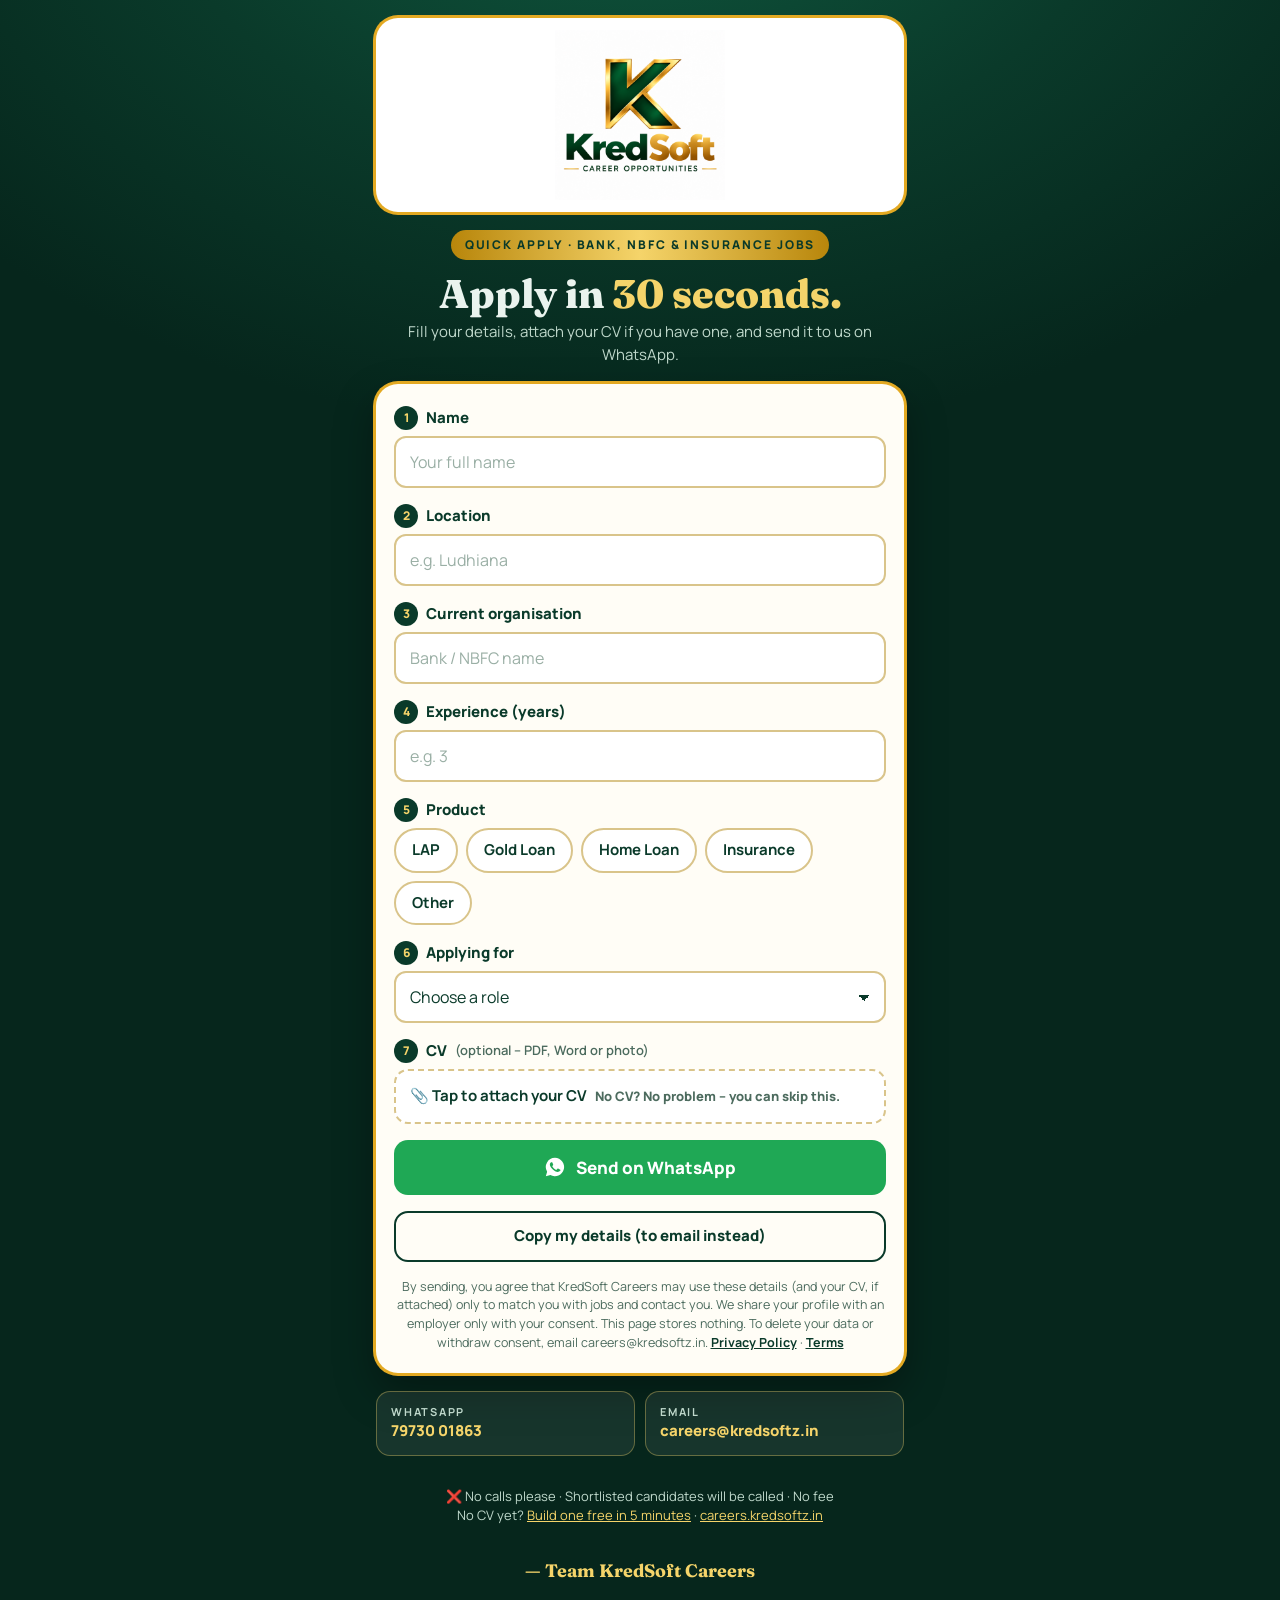
<file: apply.html>
<!DOCTYPE html>
<html lang="en">
<head>
<meta charset="utf-8">
<meta name="viewport" content="width=device-width, initial-scale=1, viewport-fit=cover">
<title>Quick Apply | KredSoft Careers</title>
<meta name="description" content="Apply in 30 seconds for Bank, NBFC & Insurance jobs in Punjab & Haryana. Send your details and CV on WhatsApp. No CV? No problem.">
<meta property="og:title" content="Quick Apply – KredSoft Careers">
<meta property="og:description" content="Bank, NBFC & Insurance jobs in Punjab & Haryana. Apply in 30 seconds on WhatsApp.">
<meta property="og:image" content="https://careers.kredsoftz.in/logo.png">
<meta property="og:url" content="https://careers.kredsoftz.in/apply">
<meta name="theme-color" content="#0A3A2A">
<link rel="icon" href="logo.png">
<link rel="preconnect" href="https://fonts.googleapis.com">
<link rel="stylesheet" href="https://fonts.googleapis.com/css2?family=Manrope:wght@500;600;700;800&family=Fraunces:opsz,wght@9..144,700;9..144,800&display=swap">
<style>
:root{--bg:#0A3A2A;--deep:#06261C;--paper:#FFFDF6;--ink:#0A3A2A;--ink-soft:#4C6B5E;--gold:#E3A922;--gold-soft:#F5D46A;--line:#D9C48A;--wa:#1FA855;--on:#EAF3EE;--muted:#BFD8CB;
--display:"Fraunces",Georgia,serif;--body:"Manrope","Segoe UI",system-ui,sans-serif;color-scheme:dark}
*{box-sizing:border-box}
body{margin:0;background:radial-gradient(900px 600px at 50% -10%,#0F5A40,var(--bg) 55%,var(--deep));color:var(--on);font-family:var(--body);font-size:16px;line-height:1.5;min-height:100vh}
.wrap{max-width:560px;margin:0 auto;padding-block:18px 40px;padding-left:max(16px,env(safe-area-inset-left,0px));padding-right:max(16px,env(safe-area-inset-right,0px));display:flex;flex-direction:column;gap:18px}
.brand{background:#fff;border-radius:22px;padding:12px;display:flex;justify-content:center;box-shadow:0 0 0 3px var(--gold)}
.brand img{width:170px;height:auto;display:block}
.intro{text-align:center}
.eyebrow{display:inline-block;background:linear-gradient(90deg,#B8860B,var(--gold-soft) 50%,#B8860B);color:var(--ink);font-weight:800;font-size:12px;letter-spacing:.16em;text-transform:uppercase;padding:6px 14px;border-radius:999px}
h1{font-family:var(--display);font-weight:800;font-size:clamp(28px,8vw,40px);line-height:1.08;margin:12px 0 6px;text-wrap:balance}
h1 em{font-style:normal;color:var(--gold-soft)}
.intro p{margin:0;color:var(--muted);font-size:15px}
form{background:var(--paper);color:var(--ink);border-radius:22px;padding:22px 18px 20px;box-shadow:0 0 0 3px var(--gold),0 18px 40px rgba(0,0,0,.35);display:flex;flex-direction:column;gap:16px}
.field{display:flex;flex-direction:column;gap:6px;min-width:0}
label,.legend{font-weight:800;font-size:15px;display:flex;align-items:center;gap:8px}
.num{width:24px;height:24px;border-radius:50%;background:var(--ink);color:var(--gold-soft);font-size:12px;display:inline-flex;align-items:center;justify-content:center;flex-shrink:0}
.opt{font-weight:600;color:var(--ink-soft);font-size:13px}
input[type=text],input[type=tel],select{width:100%;font:inherit;font-size:16px;color:var(--ink);background:#fff;border:2px solid var(--line);border-radius:12px;padding:12px 14px;outline:none;-webkit-appearance:none;appearance:none}
select{background-image:linear-gradient(45deg,transparent 50%,var(--ink) 50%),linear-gradient(135deg,var(--ink) 50%,transparent 50%);background-position:calc(100% - 20px) 52%,calc(100% - 14px) 52%;background-size:6px 6px;background-repeat:no-repeat;padding-right:36px}
input:focus,select:focus{border-color:var(--gold)}
input::placeholder{color:#9AAFA5}
.chips{display:flex;flex-wrap:wrap;gap:8px;position:relative}
.chips input{position:absolute;opacity:0;width:1px;height:1px;left:0;top:0;pointer-events:none}
.chips label{font-weight:700;font-size:15px;border:2px solid var(--line);border-radius:999px;padding:9px 16px;cursor:pointer;background:#fff}
.chips input:checked+label{background:var(--ink);color:var(--gold-soft);border-color:var(--ink)}
.chips input:focus-visible+label{outline:3px solid var(--gold)}
.cv{border:2px dashed var(--line);border-radius:14px;padding:14px;text-align:center;background:#fff;cursor:pointer}
.cv b{display:block;font-size:15px}
.cv span{font-size:13px;color:var(--ink-soft)}
.cv.has{border-style:solid;border-color:var(--wa);background:#F0FBF4}
#cvfile{position:absolute;opacity:0;width:1px;height:1px;pointer-events:none}
.err{color:#B3261E;font-size:14px;font-weight:700}
.btn{display:flex;align-items:center;justify-content:center;gap:10px;text-decoration:none;font:inherit;font-weight:800;font-size:17px;border-radius:14px;padding:15px;border:none;cursor:pointer;width:100%}
.btn.wa{background:var(--wa);color:#fff}
.btn.line{background:transparent;border:2px solid var(--ink);color:var(--ink);font-size:15px;padding:12px}
.btn svg{width:22px;height:22px}
.btn:focus-visible,.cv:focus-within{outline:3px solid var(--gold);outline-offset:2px}
.how{background:#F4E6C0;border-radius:14px;padding:12px 14px;font-size:13.5px;color:var(--ink)}
.how b{display:block;margin-bottom:4px}
.how ol{margin:0;padding-left:18px}
.note{font-size:12.5px;color:var(--ink-soft);text-align:center;margin:0}
.contact{display:grid;grid-template-columns:1fr 1fr;gap:10px}
.cbox{background:rgba(255,255,255,.07);border:1.5px solid rgba(245,212,106,.35);border-radius:14px;padding:12px 14px;min-width:0}
.cbox .k{font-size:11px;letter-spacing:.16em;text-transform:uppercase;color:var(--muted);font-weight:700}
.cbox .v{font-weight:800;font-size:15px;color:var(--gold-soft);word-break:break-all}
.foot{text-align:center;font-size:13px;color:var(--muted)}
.foot a{color:var(--gold-soft)}
.sign{text-align:center;font-family:var(--display);font-weight:700;color:var(--gold-soft);font-size:18px;margin:0}
.toast{position:fixed;left:50%;bottom:calc(20px + env(safe-area-inset-bottom,0px));transform:translateX(-50%);background:var(--ink);color:var(--gold-soft);border:1.5px solid var(--gold);padding:10px 16px;border-radius:12px;font-weight:700;font-size:14px;z-index:9;max-width:90vw;text-align:center}
@media (max-width:380px){.contact{grid-template-columns:1fr}}
</style>
</head>
<body>
<div class="wrap">
  <a class="brand" href="./"><img src="logo.png" alt="KredSoft Careers"></a>

  <div class="intro">
    <span class="eyebrow">Quick apply · Bank, NBFC &amp; Insurance jobs</span>
    <h1>Apply in <em>30 seconds.</em></h1>
    <p>Fill your details, attach your CV if you have one, and send it to us on WhatsApp.</p>
  </div>

  <form id="f" novalidate>
    <div class="field"><label for="name"><span class="num">1</span>Name</label><input type="text" id="name" autocomplete="name" placeholder="Your full name"></div>
    <div class="field"><label for="loc"><span class="num">2</span>Location</label><input type="text" id="loc" placeholder="e.g. Ludhiana"></div>
    <div class="field"><label for="org"><span class="num">3</span>Current organisation</label><input type="text" id="org" placeholder="Bank / NBFC name"></div>
    <div class="field"><label for="exp"><span class="num">4</span>Experience (years)</label><input type="text" id="exp" inputmode="decimal" placeholder="e.g. 3"></div>
    <div class="field"><span class="legend"><span class="num">5</span>Product</span>
      <div class="chips" role="group" aria-label="Product">
        <input type="checkbox" id="p-lap" value="LAP"><label for="p-lap">LAP</label>
        <input type="checkbox" id="p-gl" value="Gold Loan"><label for="p-gl">Gold Loan</label>
        <input type="checkbox" id="p-hl" value="Home Loan"><label for="p-hl">Home Loan</label>
        <input type="checkbox" id="p-ins" value="Insurance"><label for="p-ins">Insurance</label>
        <input type="checkbox" id="p-oth" value="Other"><label for="p-oth">Other</label>
      </div></div>
    <div class="field"><label for="role"><span class="num">6</span>Applying for</label>
      <select id="role"><option value="">Choose a role</option><option>Cluster Head – Sales</option><option>Branch Manager – LAP &amp; Gold</option><option>Relationship Officer – LAP</option><option>Gold Loan Sales Officer</option><option>Credit / Operations role</option><option>Insurance / Bancassurance role</option><option>Other banking role</option></select></div>
    <div class="field"><span class="legend"><span class="num">7</span>CV <span class="opt">(optional – PDF, Word or photo)</span></span>
      <label class="cv" id="cvbox" for="cvfile"><b id="cvtitle">📎 Tap to attach your CV</b><span id="cvsub">No CV? No problem – you can skip this.</span></label>
      <input type="file" id="cvfile" accept=".pdf,.doc,.docx,image/*"></div>

    <div class="err" id="err" hidden></div>

    <button type="button" class="btn wa" id="send"><svg viewBox="0 0 24 24" fill="#fff" aria-hidden="true"><path d="M12 2a10 10 0 0 0-8.6 15.1L2 22l5-1.3A10 10 0 1 0 12 2zm5.3 14.1c-.2.6-1.3 1.2-1.8 1.2-.5.1-1 .1-3.3-.8-2.8-1.1-4.5-4-4.7-4.2-.1-.2-1.1-1.5-1.1-2.9s.7-2 1-2.3c.2-.3.5-.3.7-.3h.5c.2 0 .4 0 .6.5l.8 2c.1.2.1.4 0 .5l-.4.6-.4.4c-.1.1-.3.3-.1.6.2.3.8 1.3 1.7 2.1 1.2 1 2.1 1.3 2.4 1.5.3.1.5.1.6-.1l.9-1.1c.2-.3.4-.2.7-.1l1.9.9c.3.1.5.2.5.4.1.1.1.7-.1 1.3z"/></svg><span id="sendlbl">Send on WhatsApp</span></button>

    <div class="how" id="how" hidden><b>Sending your CV with WhatsApp:</b><ol>
      <li>Tap <b>Send on WhatsApp</b>, then choose <b>WhatsApp</b> from the share menu.</li>
      <li>Pick the chat <b>KredSoft Careers (79730 01863)</b>. Save the number first if it isn't in your contacts.</li>
      <li>Press send. Your CV and details arrive together.</li></ol></div>

    <button type="button" class="btn line" id="copy">Copy my details (to email instead)</button>
    <p class="note">By sending, you agree that KredSoft Careers may use these details (and your CV, if attached) only to match you with jobs and contact you. We share your profile with an employer only with your consent. This page stores nothing. To delete your data or withdraw consent, email careers@kredsoftz.in. <a href="privacy" style="color:var(--ink);font-weight:700">Privacy Policy</a> · <a href="terms" style="color:var(--ink);font-weight:700">Terms</a></p>
  </form>

  <div class="contact">
    <div class="cbox"><div class="k">WhatsApp</div><div class="v">79730 01863</div></div>
    <div class="cbox"><div class="k">Email</div><div class="v">careers@kredsoftz.in</div></div>
  </div>
  <p class="foot">❌ No calls please · Shortlisted candidates will be called · No fee<br>No CV yet? <a href="resume">Build one free in 5 minutes</a> · <a href="./">careers.kredsoftz.in</a></p>
  <p class="sign">— Team KredSoft Careers</p>
</div>
<div class="toast" id="toast" hidden></div>

<script>
const WA='917973001863';
const $=id=>document.getElementById(id);
const prodIds=['p-lap','p-gl','p-hl','p-ins','p-oth'];
const products=()=>prodIds.filter(i=>$(i).checked).map(i=>$(i).value).join(' / ');
const cv=()=>$('cvfile').files&&$('cvfile').files[0];
function message(){
  return `Hello KredSoft Careers 🙏 I'd like to apply.\n\nName: ${$('name').value.trim()}\nLocation: ${$('loc').value.trim()}\nCurrent Organisation: ${$('org').value.trim()}\nExperience (yrs): ${$('exp').value.trim()}\nProduct: ${products()}\nApplying for: ${$('role').value}\nCV: ${cv()?'Attached':'Not attached'}`;
}
function missing(){const m=[];[['name','Name'],['loc','Location'],['org','Organisation'],['exp','Experience']].forEach(([i,n])=>{if(!$(i).value.trim())m.push(n)});if(!products())m.push('Product');if(!$('role').value)m.push('Role');return m}
function toast(t){const el=$('toast');el.textContent=t;el.hidden=false;clearTimeout(window._t);window._t=setTimeout(()=>el.hidden=true,3500)}
function canShareFile(f){try{return !!(navigator.canShare&&navigator.share&&navigator.canShare({files:[f]}))}catch(e){return false}}
function showErr(m){$('err').textContent='Please fill: '+m.join(', ');$('err').hidden=false;$('err').scrollIntoView({block:'center',behavior:'smooth'})}
$('cvfile').addEventListener('change',()=>{
  const f=cv();
  if(f){
    if(f.size>16*1024*1024){toast('File is too large for WhatsApp (max 16 MB)');$('cvfile').value='';return}
    $('cvbox').classList.add('has');$('cvtitle').textContent='✅ '+f.name;$('cvsub').textContent='Tap to change file';
    $('how').hidden=!canShareFile(f);
    $('sendlbl').textContent='Send details + CV on WhatsApp';
  }else{$('cvbox').classList.remove('has');$('how').hidden=true;$('sendlbl').textContent='Send on WhatsApp'}
});
document.querySelectorAll('#f input,#f select').forEach(el=>el.addEventListener('input',()=>{if(!missing().length)$('err').hidden=true}));
$('send').addEventListener('click',async()=>{
  const m=missing();if(m.length){showErr(m);return}
  const msg=message(),f=cv();
  if(f&&canShareFile(f)){
    try{await navigator.share({files:[f],text:msg});return}
    catch(e){if(e&&e.name==='AbortError')return}
  }
  window.location.href='https://wa.me/'+WA+'?text='+encodeURIComponent(msg);
  if(f)setTimeout(()=>toast('WhatsApp is opening. Tap 📎 in the chat to attach your CV.'),400);
});
$('copy').addEventListener('click',()=>{
  const m=missing();if(m.length){showErr(m);return}
  const txt=message();
  const done=()=>toast('Copied. Paste it in an email to careers@kredsoftz.in and attach your CV.');
  if(navigator.clipboard&&navigator.clipboard.writeText){navigator.clipboard.writeText(txt).then(done).catch(fallback)}else fallback();
  function fallback(){const ta=document.createElement('textarea');ta.value=txt;document.body.appendChild(ta);ta.select();try{document.execCommand('copy');done()}catch(e){toast('Please copy your details manually')}ta.remove()}
});
$('f').addEventListener('submit',e=>e.preventDefault());
</script>
</body>
</html>
</file>
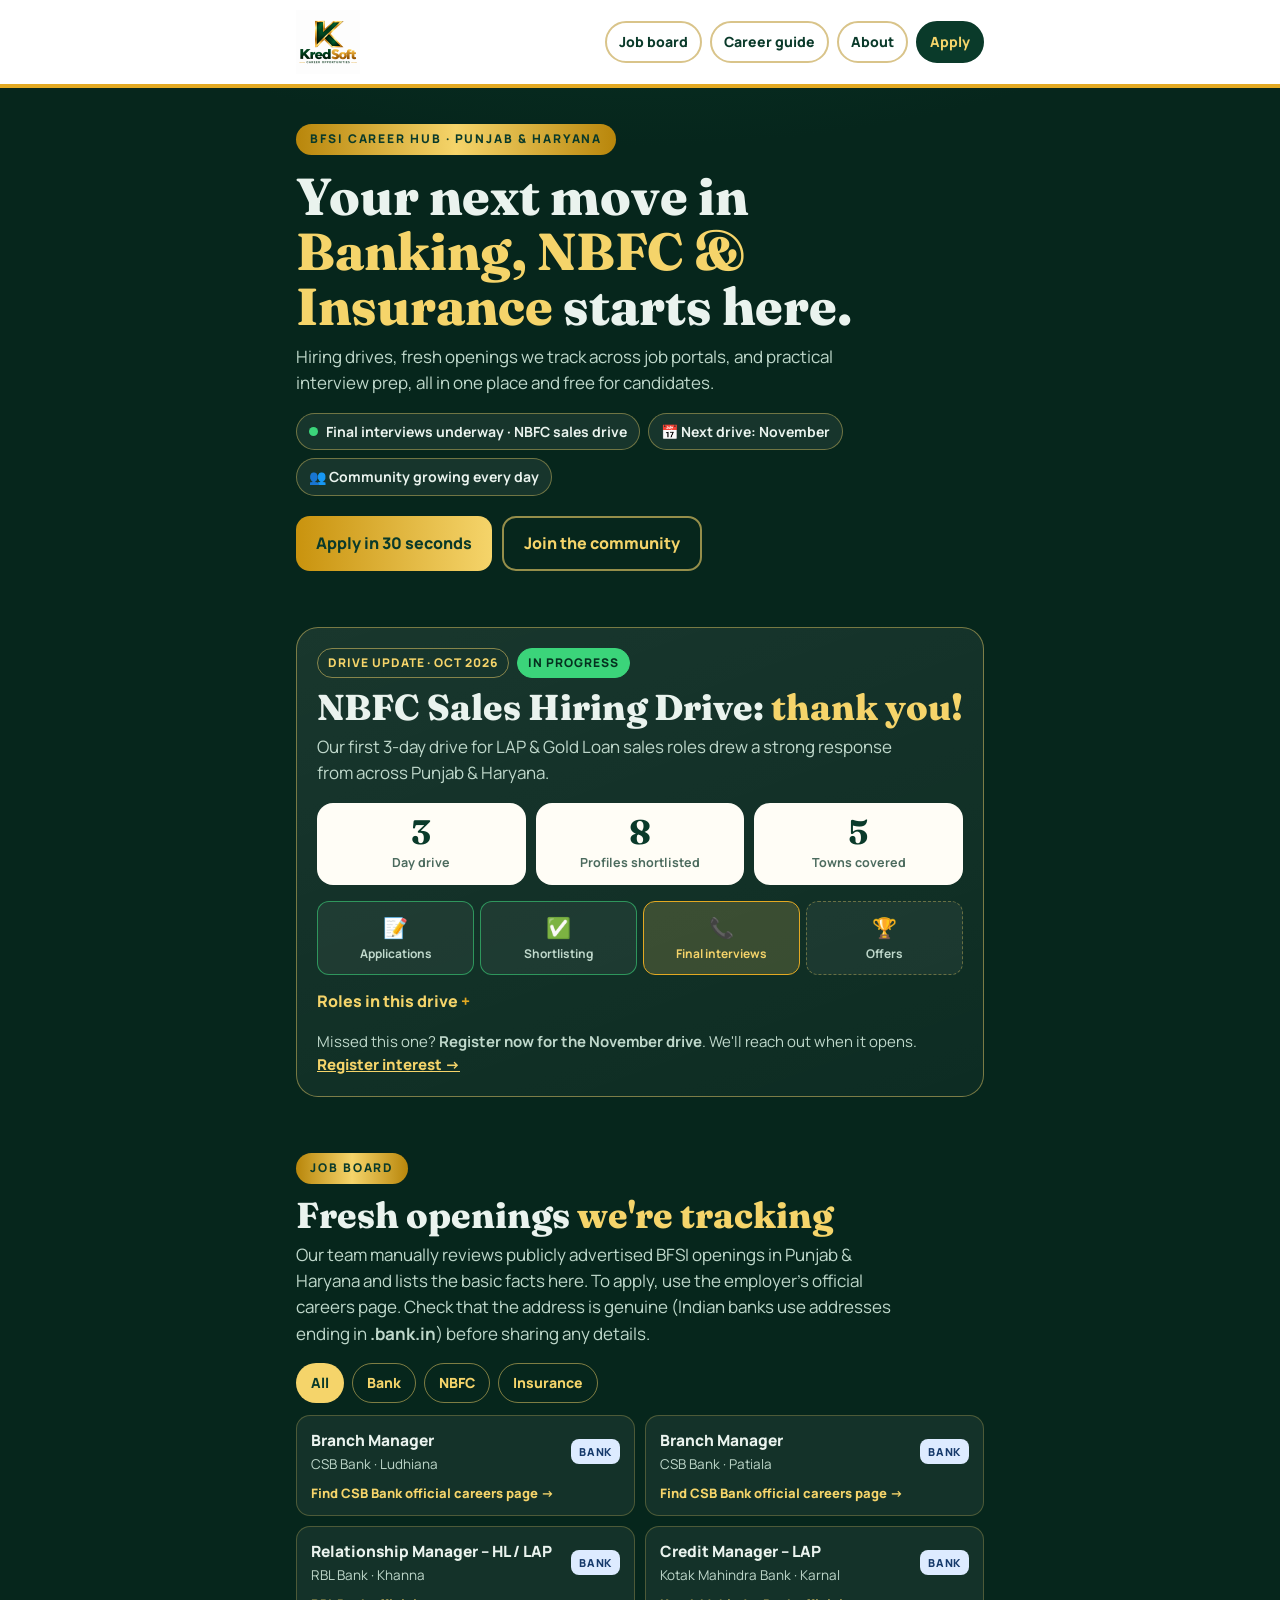
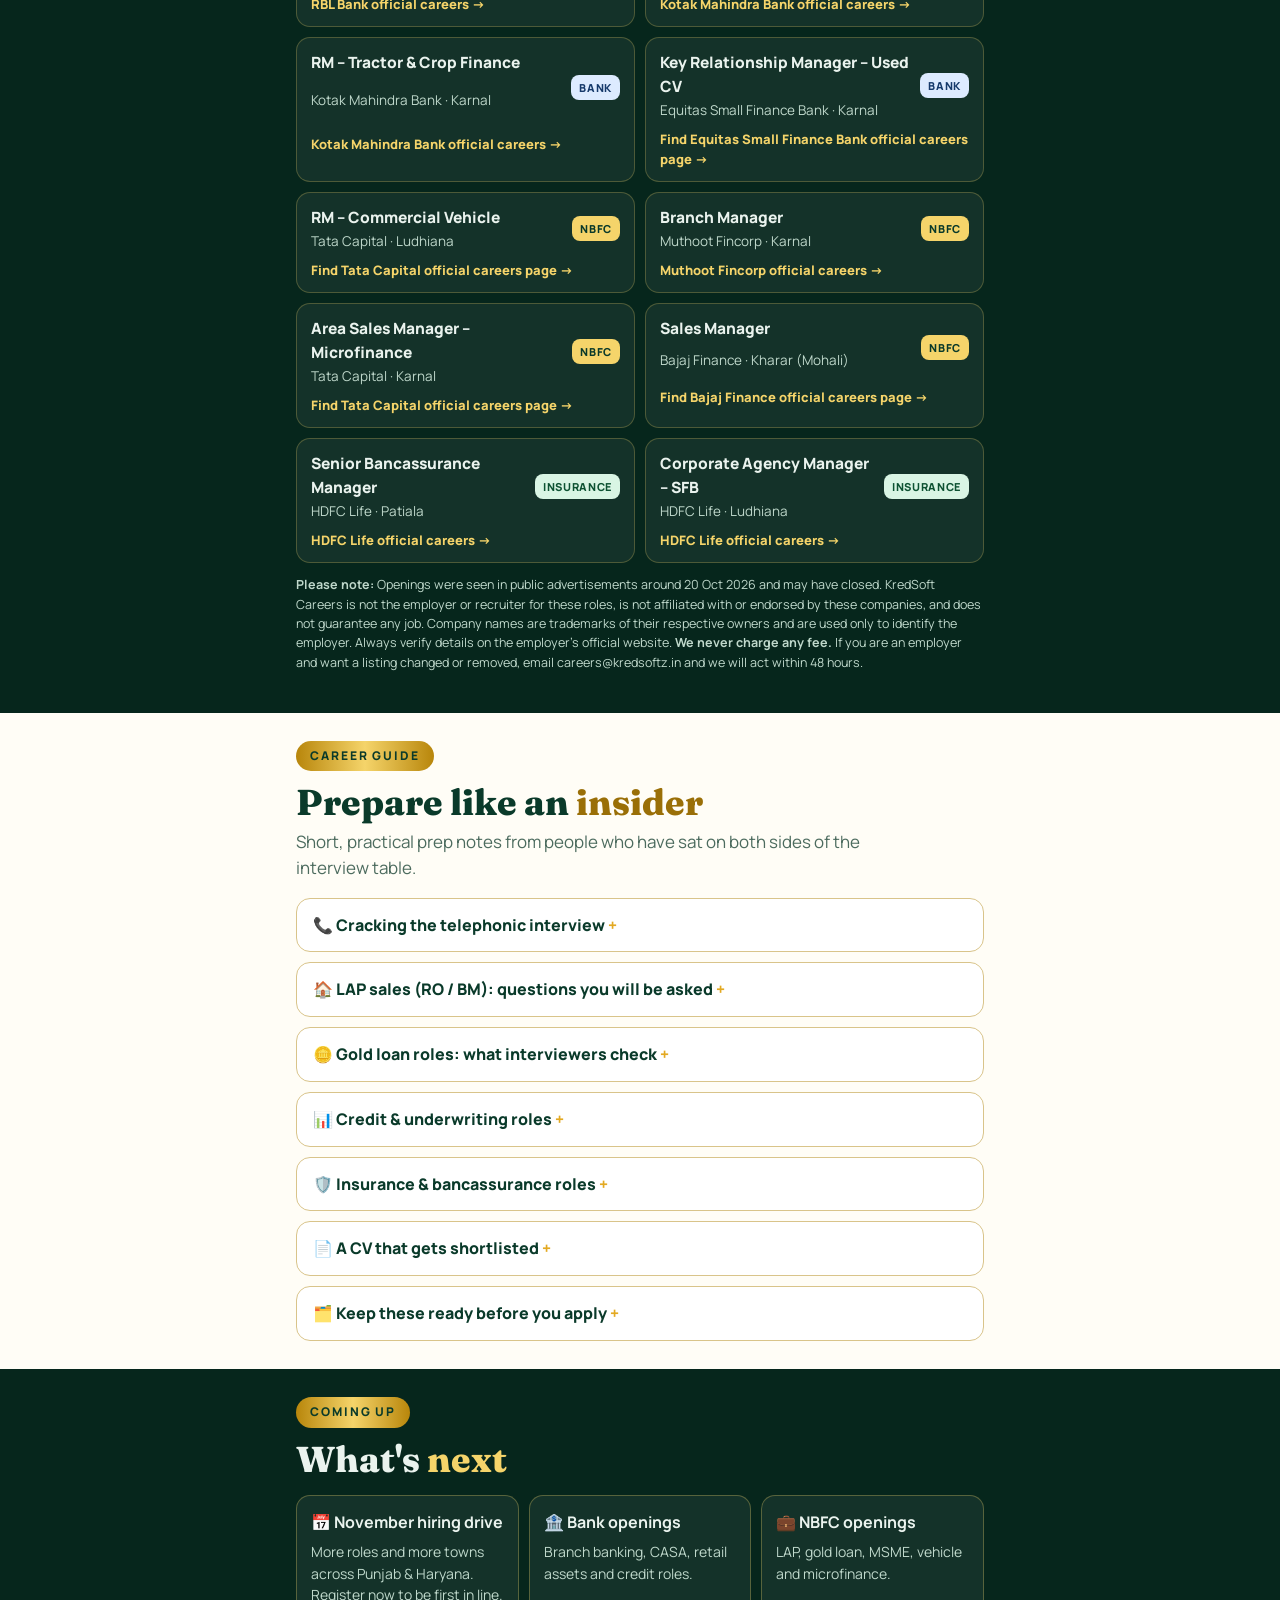
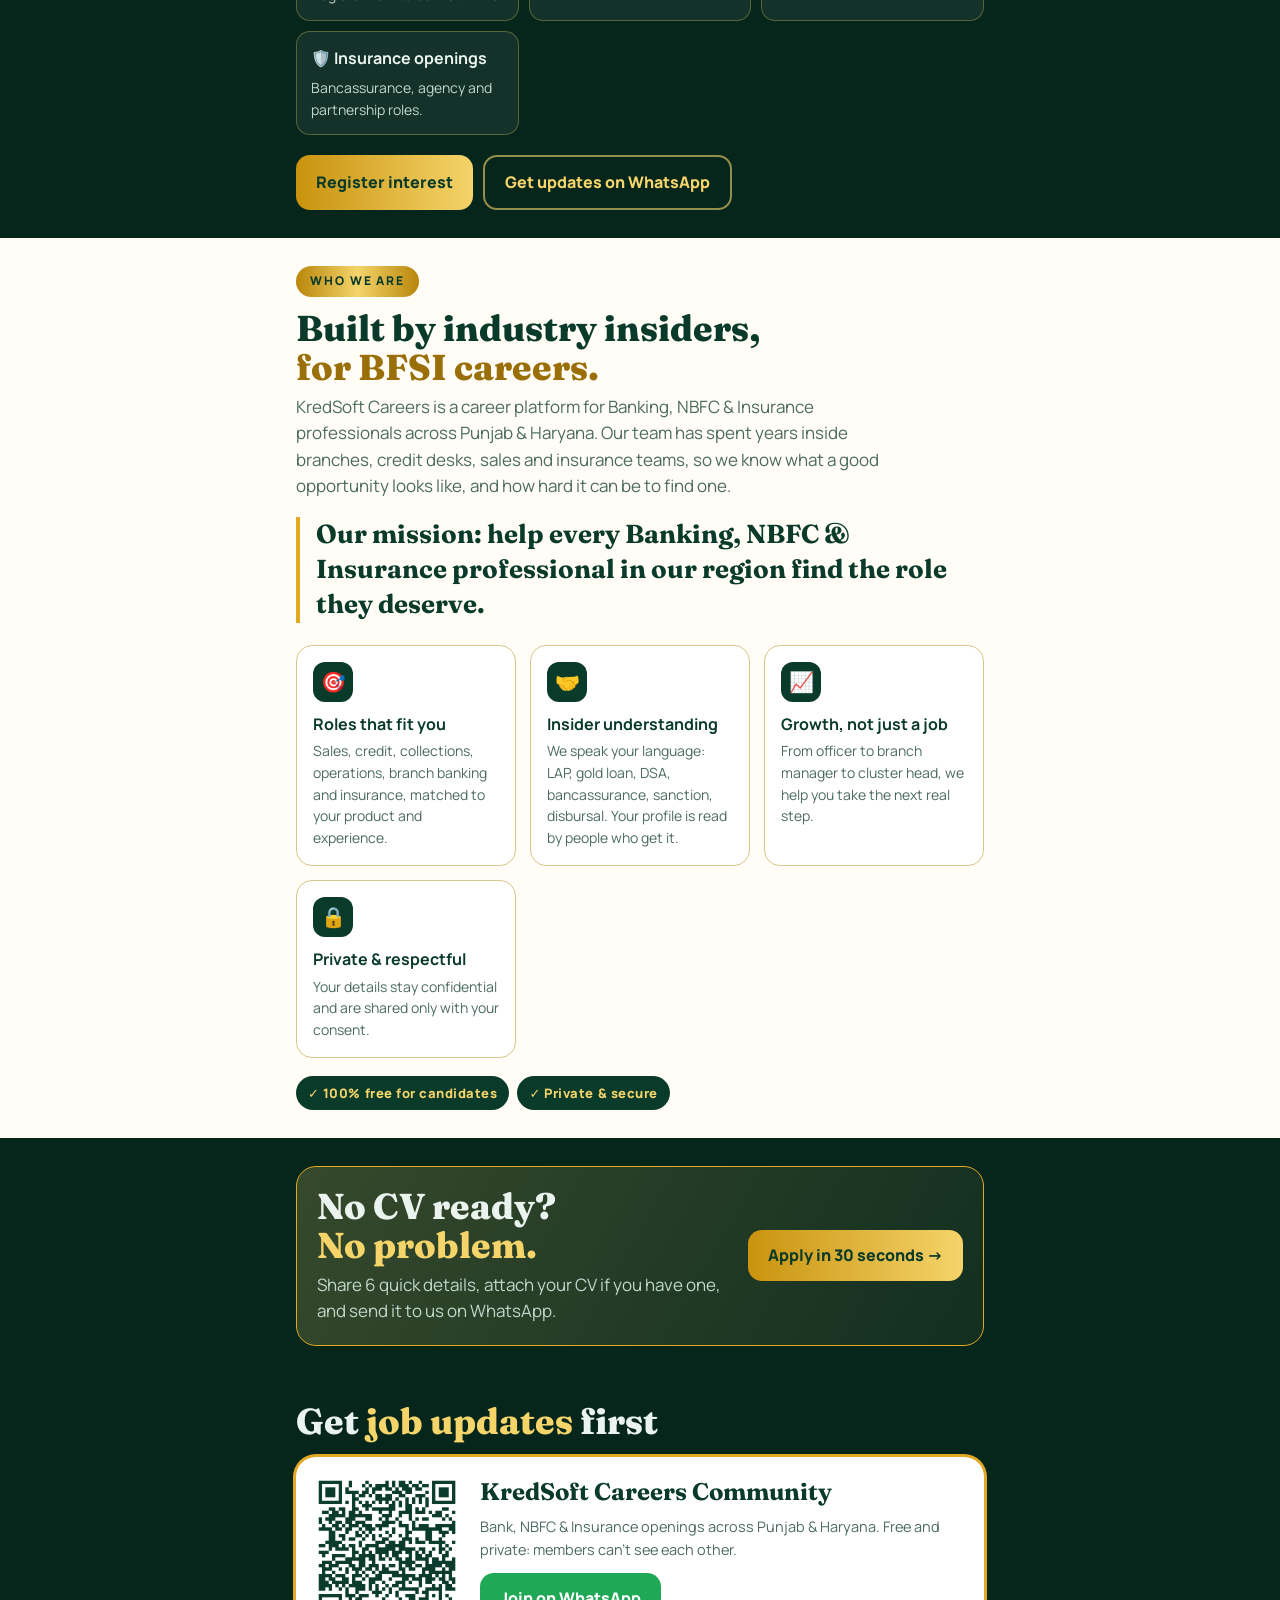
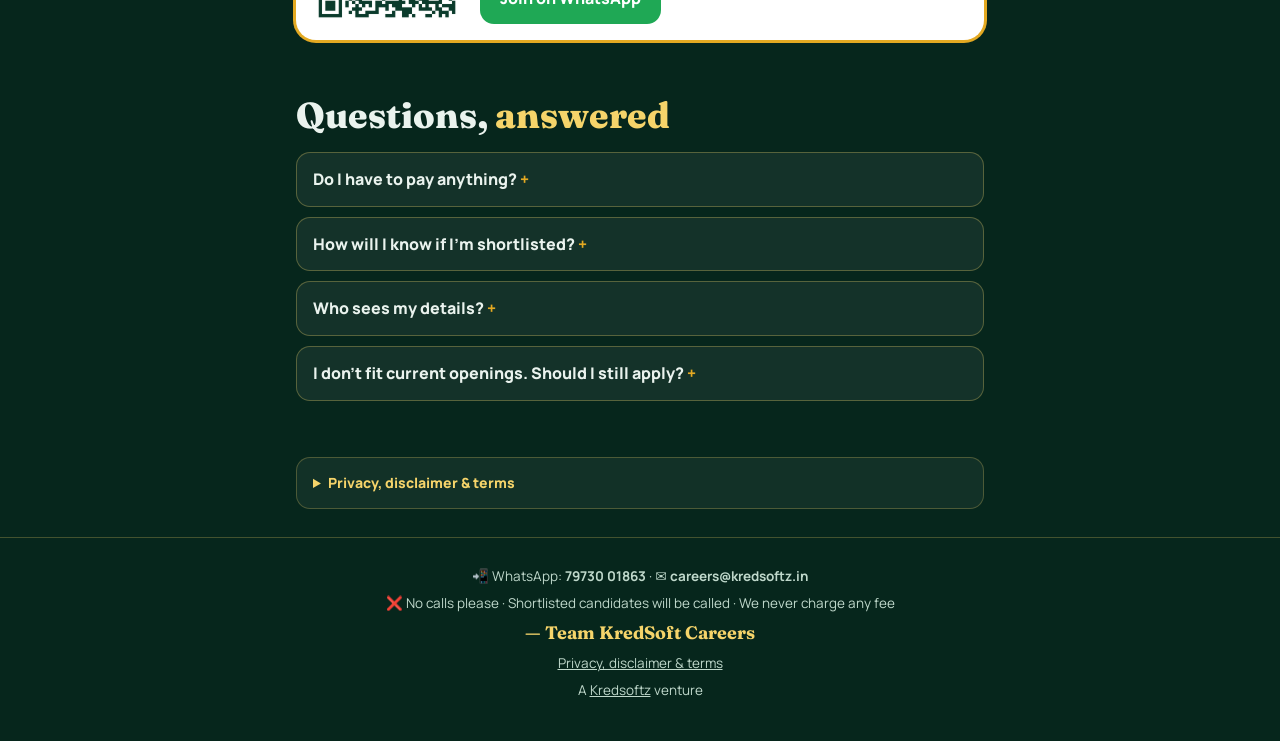
<file: index (3).html>
<!DOCTYPE html>
<html lang="en">
<head>
<meta charset="utf-8">
<meta name="viewport" content="width=device-width, initial-scale=1, viewport-fit=cover">
<title>KredSoft Careers | Bank, NBFC &amp; Insurance Jobs in Punjab &amp; Haryana</title>
<meta name="description" content="KredSoft Careers – Bank, NBFC & Insurance jobs across Punjab & Haryana. Apply in 30 seconds on WhatsApp. Free for candidates, no fee.">
<meta property="og:title" content="KredSoft Careers – Bank, NBFC & Insurance Jobs">
<meta property="og:description" content="BFSI career hub for Punjab & Haryana: hiring drives, job board and interview prep. Free for candidates.">
<meta property="og:image" content="https://careers.kredsoftz.in/logo.png">
<meta property="og:url" content="https://careers.kredsoftz.in/">
<link rel="canonical" href="https://careers.kredsoftz.in/">
<meta name="theme-color" content="#0A3A2A">
<link rel="icon" href="logo.png">
<link rel="preconnect" href="https://fonts.googleapis.com">
<link rel="stylesheet" href="https://fonts.googleapis.com/css2?family=Manrope:wght@500;600;700;800&family=Fraunces:opsz,wght@9..144,700;9..144,800&display=swap">
<style>
:root{
  --bg:#0A3A2A;--bg-deep:#06261C;--paper:#FFFDF6;--ink:#0A3A2A;--ink-soft:#4C6B5E;
  --gold:#E3A922;--gold-soft:#F5D46A;--line:#D9C48A;--wa:#1FA855;--on-dark:#EAF3EE;--muted:#BFD8CB;
  --display:"Fraunces",Georgia,serif;--body:"Manrope","Segoe UI",system-ui,sans-serif;
  color-scheme:dark;
}
*{box-sizing:border-box}
html{scroll-behavior:smooth}
body{margin:0;background:radial-gradient(1000px 700px at 50% -10%,#0F5A40,var(--bg) 50%,var(--bg-deep));color:var(--on-dark);font-family:var(--body);font-size:16px;line-height:1.55;min-height:100vh}
a{color:inherit}
.wrap{max-width:720px;margin:0 auto;padding-left:max(16px,env(safe-area-inset-left,0px));padding-right:max(16px,env(safe-area-inset-right,0px))}
header{background:#fff;border-bottom:4px solid var(--gold)}
header .wrap{display:flex;align-items:center;justify-content:space-between;gap:12px;padding-block:10px}
header img{height:64px;width:auto;display:block}
header nav{display:flex;gap:8px;flex-wrap:wrap;justify-content:flex-end}
header nav a{text-decoration:none;color:var(--ink);font-weight:800;font-size:14px;padding:8px 12px;border-radius:999px;border:2px solid var(--line)}
header nav a.cta{background:var(--ink);color:var(--gold-soft);border-color:var(--ink)}
section{padding-block:28px}
.eyebrow{display:inline-block;background:linear-gradient(90deg,#B8860B,var(--gold-soft) 50%,#B8860B);color:var(--ink);font-weight:800;font-size:12px;letter-spacing:.16em;text-transform:uppercase;padding:6px 14px;border-radius:999px}
h1{font-family:var(--display);font-weight:800;font-size:clamp(32px,7vw,52px);line-height:1.06;margin:14px 0 10px;text-wrap:balance}
h1 em,h2 em{font-style:normal;color:var(--gold-soft)}
h2{font-family:var(--display);font-weight:800;font-size:clamp(26px,5.5vw,36px);line-height:1.1;margin:0 0 6px;text-wrap:balance}
.lead{color:var(--muted);font-size:17px;margin:0;max-width:60ch}
.hero-actions{display:flex;gap:10px;flex-wrap:wrap;margin-top:20px}
.btn{display:inline-flex;align-items:center;justify-content:center;gap:8px;text-decoration:none;font-weight:800;font-size:16px;border-radius:14px;padding:13px 20px;border:none;cursor:pointer;font-family:inherit}
.btn.gold{background:linear-gradient(90deg,#C9930E,var(--gold-soft));color:var(--ink)}
.btn.wa{background:var(--wa);color:#fff}
.btn.ghost{background:transparent;border:2px solid rgba(245,212,106,.6);color:var(--gold-soft)}
.btn svg{width:22px;height:22px}
.btn:focus-visible,input:focus-visible,select:focus-visible{outline:3px solid var(--gold);outline-offset:2px}
.alert{margin-top:18px;display:flex;gap:10px;align-items:center;flex-wrap:wrap;background:rgba(245,212,106,.12);border:1.5px solid rgba(245,212,106,.5);color:var(--gold-soft);font-weight:700;border-radius:14px;padding:10px 14px;font-size:15px}
.towns{display:flex;flex-wrap:wrap;gap:8px;margin-top:14px}
.town{background:#fff;color:var(--ink);font-weight:800;font-size:14px;padding:6px 12px;border-radius:999px}
.roles{display:grid;grid-template-columns:repeat(auto-fit,minmax(280px,1fr));gap:12px;margin-top:16px}
.role{background:rgba(255,255,255,.06);border:1.5px solid rgba(245,212,106,.35);border-radius:16px;padding:16px;min-width:0}
.role h3{margin:0;font-size:18px;font-weight:800}
.role .lvl{color:var(--gold-soft);font-size:12px;font-weight:800;letter-spacing:.1em;text-transform:uppercase;margin-top:2px}
.role p{margin:8px 0 0;color:var(--muted);font-size:14.5px}
.perks{display:grid;grid-template-columns:repeat(auto-fit,minmax(180px,1fr));gap:10px;margin-top:14px}
.perk{background:rgba(245,212,106,.08);border-radius:14px;padding:12px 14px;font-size:14px;color:var(--muted)}
.perk b{display:block;color:var(--gold-soft);font-size:15px}
form{background:var(--paper);color:var(--ink);border-radius:22px;padding:22px 20px;box-shadow:0 0 0 3px var(--gold),0 18px 40px rgba(0,0,0,.35);display:flex;flex-direction:column;gap:16px;margin-top:16px}
.grid2{display:grid;grid-template-columns:repeat(auto-fit,minmax(220px,1fr));gap:16px}
.field{display:flex;flex-direction:column;gap:6px;min-width:0}
label,.legend{font-weight:800;font-size:15px;display:flex;align-items:center;gap:8px}
.num{width:24px;height:24px;border-radius:50%;background:var(--ink);color:var(--gold-soft);font-size:12px;display:inline-flex;align-items:center;justify-content:center;flex-shrink:0}
input,select{width:100%;font:inherit;font-size:16px;color:var(--ink);background:#fff;border:2px solid var(--line);border-radius:12px;padding:12px 14px;outline:none;-webkit-appearance:none;appearance:none}
select{background-image:linear-gradient(45deg,transparent 50%,var(--ink) 50%),linear-gradient(135deg,var(--ink) 50%,transparent 50%);background-position:calc(100% - 20px) 52%,calc(100% - 14px) 52%;background-size:6px 6px;background-repeat:no-repeat;padding-right:36px}
input:focus,select:focus{border-color:var(--gold)}
input::placeholder{color:#9AAFA5}
.chips{display:flex;flex-wrap:wrap;gap:8px}
.chips{position:relative}.chips input{position:absolute;opacity:0;width:1px;height:1px;left:0;top:0;pointer-events:none}
.chips label{font-weight:700;border:2px solid var(--line);border-radius:999px;padding:9px 16px;cursor:pointer;background:#fff}
.chips input:checked+label{background:var(--ink);color:var(--gold-soft);border-color:var(--ink)}
.chips input:focus-visible+label{outline:3px solid var(--gold)}
.err{color:#B3261E;font-size:14px;font-weight:700}
.send-row{display:grid;grid-template-columns:1fr;gap:10px}
.btn.mail{background:transparent;border:2px solid var(--ink);color:var(--ink)}
.note{font-size:13px;color:var(--ink-soft);text-align:center;margin:0}
.community{display:flex;gap:18px;align-items:center;flex-wrap:wrap;background:#fff;color:var(--ink);border-radius:20px;padding:16px;box-shadow:0 0 0 3px var(--gold);margin-top:16px}
.community img{width:150px;height:150px;flex-shrink:0}
.community .t{flex:1;min-width:200px}
.community h3{margin:0;font-family:var(--display);font-size:24px}
.community p{margin:6px 0 12px;color:var(--ink-soft);font-size:14.5px}
footer{border-top:1px solid rgba(245,212,106,.25);padding-block:22px 34px;text-align:center;color:var(--muted);font-size:13.5px}
footer .sign{font-family:var(--display);color:var(--gold-soft);font-size:18px;font-weight:700;margin-top:6px}
footer p{margin:6px 0}
.toast{position:fixed;left:50%;bottom:calc(20px + env(safe-area-inset-bottom,0px));transform:translateX(-50%);background:var(--ink);color:var(--gold-soft);border:1.5px solid var(--gold);padding:10px 16px;border-radius:12px;font-weight:700;font-size:14px;z-index:10}
@media (max-width:480px){header img{height:52px}header nav a:not(.cta){display:none}}
.about{background:var(--paper);color:var(--ink)}
.about h2 em{color:#9A6F07}
.about .lead{color:#4C6B5E;max-width:62ch}
.mission{font-family:var(--display);font-weight:700;font-size:clamp(20px,4.2vw,26px);line-height:1.35;margin:18px 0 22px;padding-left:16px;border-left:4px solid var(--gold);color:var(--ink);max-width:40ch}
.pillars{display:grid;grid-template-columns:repeat(auto-fit,minmax(200px,1fr));gap:14px}
.pillar{background:#fff;border:1.5px solid var(--line);border-radius:16px;padding:16px;min-width:0}
.pillar .ic{width:40px;height:40px;border-radius:12px;background:var(--ink);color:var(--gold-soft);display:flex;align-items:center;justify-content:center;font-size:20px}
.pillar b{display:block;font-size:16px;margin-top:10px}
.pillar p{margin:4px 0 0;color:#4C6B5E;font-size:14px}
.promise{margin-top:18px;display:flex;flex-wrap:wrap;gap:8px}
.promise span{font-size:13px;font-weight:800;letter-spacing:.04em;background:var(--ink);color:var(--gold-soft);padding:7px 12px;border-radius:999px}

.hero{padding-block:36px 28px}
.live{display:flex;flex-wrap:wrap;gap:8px;margin-top:16px}
.pill{display:inline-flex;align-items:center;gap:8px;background:rgba(255,255,255,.07);border:1.5px solid rgba(245,212,106,.4);color:var(--on-dark);font-weight:700;font-size:14px;padding:7px 12px;border-radius:999px}
.dot{width:9px;height:9px;border-radius:50%;background:#3BD47A;box-shadow:0 0 0 0 rgba(59,212,122,.6)}
@media (prefers-reduced-motion:no-preference){.dot{animation:pulse 1.6s infinite}@keyframes pulse{0%{box-shadow:0 0 0 0 rgba(59,212,122,.6)}70%{box-shadow:0 0 0 9px rgba(59,212,122,0)}100%{box-shadow:0 0 0 0 rgba(59,212,122,0)}}}
.drive{background:linear-gradient(160deg,rgba(255,255,255,.08),rgba(255,255,255,.03));border:1.5px solid rgba(245,212,106,.45);border-radius:22px;padding:20px}
.dtop{display:flex;gap:8px;flex-wrap:wrap;margin-bottom:10px}
.tag{font-size:12px;font-weight:800;letter-spacing:.08em;text-transform:uppercase;padding:5px 10px;border-radius:999px;border:1.5px solid rgba(245,212,106,.5);color:var(--gold-soft)}
.tag.on{background:#3BD47A;border-color:#3BD47A;color:#05301F}
.stats{display:grid;grid-template-columns:repeat(3,minmax(0,1fr));gap:10px;margin-top:16px}
.st{background:var(--paper);color:var(--ink);border-radius:16px;padding:12px;text-align:center}
.st b{display:block;font-family:var(--display);font-size:34px;line-height:1}
.st span{font-size:12.5px;font-weight:700;color:var(--ink-soft)}
.track{display:grid;grid-template-columns:repeat(4,minmax(0,1fr));gap:6px;margin-top:16px}
.tk{text-align:center;font-size:20px;padding:10px 4px;border-radius:12px;background:rgba(255,255,255,.05);border:1.5px dashed rgba(245,212,106,.35)}
.tk span{display:block;font-size:12px;font-weight:700;color:var(--muted);margin-top:2px}
.tk.done{border-style:solid;border-color:rgba(59,212,122,.6)}
.tk.now{background:rgba(245,212,106,.18);border-style:solid;border-color:var(--gold)}
.tk.now span{color:var(--gold-soft)}
.roles-d{margin-top:14px}
.roles-d summary,.acc summary{cursor:pointer;font-weight:800;list-style:none}
.roles-d summary::-webkit-details-marker,.acc summary::-webkit-details-marker{display:none}
.roles-d summary{color:var(--gold-soft)}
.roles-d summary::after,.acc summary::after{content:" +";color:var(--gold)}
.roles-d[open] summary::after,.acc details[open] summary::after{content:" −"}
.next{margin:16px 0 0;color:var(--muted);font-size:15px}
.next a{color:var(--gold-soft);font-weight:800}
.filters{display:flex;gap:8px;flex-wrap:wrap;margin:16px 0 12px}
.f{font:inherit;font-weight:800;font-size:14px;padding:8px 14px;border-radius:999px;border:1.5px solid rgba(245,212,106,.5);background:transparent;color:var(--gold-soft);cursor:pointer}
.f.on{background:var(--gold-soft);color:var(--ink)}
.f:focus-visible{outline:3px solid var(--gold);outline-offset:2px}
.jobs{display:grid;grid-template-columns:repeat(auto-fill,minmax(260px,1fr));gap:10px}
.job{display:grid;grid-template-columns:1fr auto;gap:2px 10px;background:rgba(255,255,255,.06);border:1.5px solid rgba(245,212,106,.25);border-radius:14px;padding:12px 14px;min-width:0}
.job:hover{border-color:var(--gold)}
.jl{grid-column:1/3;font-size:13px;font-weight:800;color:var(--gold-soft);text-decoration:none;margin-top:6px}
.jl:hover{text-decoration:underline}
.job[hidden]{display:none}
.jt{font-weight:800;font-size:15.5px;color:var(--on-dark)}
.jc{grid-column:1;font-size:13.5px;color:var(--muted)}
.jb{grid-row:1/3;grid-column:2;align-self:center;font-size:11px;font-weight:800;letter-spacing:.06em;text-transform:uppercase;padding:4px 8px;border-radius:8px}
.jb.bank{background:#DDEBFF;color:#163A6B}.jb.nbfc{background:#F5D46A;color:#0A3A2A}.jb.ins{background:#D9F5E4;color:#0D5232}
.disc{font-size:12.5px;color:var(--muted);margin-top:12px}
.guide{background:var(--paper);color:var(--ink)}
.guide h2 em{color:#9A6F07}.guide .lead{color:var(--ink-soft)}
.acc{display:flex;flex-direction:column;gap:10px;margin-top:16px}
.acc details{background:rgba(255,255,255,.06);border:1.5px solid rgba(245,212,106,.3);border-radius:14px;padding:14px 16px}
.guide .acc details{background:#fff;border-color:var(--line)}
.acc ul{margin:10px 0 0;padding-left:18px;font-size:14.5px}
.acc li{margin:4px 0}
.acc p{margin:10px 0 0;font-size:14.5px;color:var(--muted)}
.guide .acc ul{color:var(--ink-soft)}
.up{display:grid;grid-template-columns:repeat(auto-fit,minmax(200px,1fr));gap:10px;margin-top:16px}
.u{background:rgba(255,255,255,.06);border:1.5px solid rgba(245,212,106,.3);border-radius:14px;padding:14px}
.u b{font-size:16px}.u p{margin:6px 0 0;font-size:14px;color:var(--muted)}
.legal{background:rgba(255,255,255,.05);border:1.5px solid rgba(245,212,106,.25);border-radius:14px;padding:14px 16px;font-size:14px;color:var(--muted)}
.legal summary{cursor:pointer;font-weight:800;color:var(--gold-soft)}
.legal h3{font-size:15px;color:var(--on-dark);margin:16px 0 4px}
.legal p{margin:4px 0}
.cta-box{display:flex;flex-wrap:wrap;gap:16px;align-items:center;justify-content:space-between;background:linear-gradient(120deg,rgba(245,212,106,.2),rgba(245,212,106,.05));border:1.5px solid var(--gold);border-radius:20px;padding:20px}
.cta-box>div{flex:1;min-width:220px}
@media (max-width:480px){.stats b{font-size:28px}}
</style>
</head>
<body>
<header><div class="wrap">
  <a href="./"><img src="logo.png" alt="KredSoft Careers"></a>
  <nav><a href="#jobs">Job board</a><a href="#guide">Career guide</a><a href="#about">About</a><a href="apply" class="cta">Apply</a></nav>
</div></header>

<main>
<section class="hero"><div class="wrap">
  <span class="eyebrow">BFSI career hub · Punjab &amp; Haryana</span>
  <h1>Your next move in <em>Banking, NBFC &amp; Insurance</em> starts here.</h1>
  <p class="lead">Hiring drives, fresh openings we track across job portals, and practical interview prep, all in one place and free for candidates.</p>
  <div class="live">
    <span class="pill"><i class="dot"></i>Final interviews underway · NBFC sales drive</span>
    <span class="pill">📅 Next drive: November</span>
    <span class="pill">👥 Community growing every day</span>
  </div>
  <div class="hero-actions"><a class="btn gold" href="apply">Apply in 30 seconds</a><a class="btn ghost" href="#community">Join the community</a></div>
</div></section>

<section id="drive"><div class="wrap">
  <div class="drive">
    <div class="dtop"><span class="tag">Drive update · Oct 2026</span><span class="tag on">In progress</span></div>
    <h2>NBFC Sales Hiring Drive: <em>thank you!</em></h2>
    <p class="lead">Our first 3-day drive for LAP &amp; Gold Loan sales roles drew a strong response from across Punjab &amp; Haryana.</p>
    <div class="stats">
      <div class="st"><b>3</b><span>Day drive</span></div>
      <div class="st"><b>8</b><span>Profiles shortlisted</span></div>
      <div class="st"><b>5</b><span>Towns covered</span></div>
    </div>
    <div class="track">
      <div class="tk done">📝<span>Applications</span></div><div class="tk done">✅<span>Shortlisting</span></div><div class="tk now">📞<span>Final interviews</span></div><div class="tk">🏆<span>Offers</span></div>
    </div>
    <details class="roles-d"><summary>Roles in this drive</summary>
      <div class="roles">
        <div class="role"><h3>Cluster Head – Sales</h3><div class="lvl">Patiala, Karnal</div><p>8+ yrs LAP / secured business loan sales, multi-branch handling.</p></div>
        <div class="role"><h3>Branch Manager – LAP &amp; Gold</h3><div class="lvl">Patiala · Ludhiana · Zirakpur · Karnal · Hisar</div><p>5+ yrs LAP sales, 2+ yrs team handling.</p></div>
        <div class="role"><h3>Relationship Officer – LAP</h3><div class="lvl">All 5 towns</div><p>1–3 yrs LAP / BL / HL sales, DSA connect.</p></div>
        <div class="role"><h3>Gold Loan Sales Officer</h3><div class="lvl">All 5 towns</div><p>1–3 yrs gold loan sales or branch.</p></div>
      </div>
    </details>
    <p class="next">Missed this one? <b>Register now for the November drive</b>. We'll reach out when it opens. <a href="apply">Register interest →</a></p>
  </div>
</div></section>

<section id="jobs"><div class="wrap">
  <span class="eyebrow">Job board</span>
  <h2 style="margin-top:12px">Fresh openings <em>we're tracking</em></h2>
  <p class="lead">Our team manually reviews publicly advertised BFSI openings in Punjab &amp; Haryana and lists the basic facts here. To apply, use the employer's official careers page. Check that the address is genuine (Indian banks use addresses ending in <b>.bank.in</b>) before sharing any details.</p>
  <div class="filters" role="group" aria-label="Filter jobs">
    <button class="f on" data-f="all">All</button><button class="f" data-f="bank">Bank</button><button class="f" data-f="nbfc">NBFC</button><button class="f" data-f="ins">Insurance</button>
  </div>
  <div class="jobs" id="joblist">
    <div class="job" data-c="bank"><span class="jt">Branch Manager</span><span class="jc">CSB Bank · Ludhiana</span><span class="jb bank">Bank</span><a class="jl" href="https://www.google.com/search?q=CSB+Bank+careers+official+website" target="_blank" rel="noopener nofollow">Find CSB Bank official careers page →</a></div>
    <div class="job" data-c="bank"><span class="jt">Branch Manager</span><span class="jc">CSB Bank · Patiala</span><span class="jb bank">Bank</span><a class="jl" href="https://www.google.com/search?q=CSB+Bank+careers+official+website" target="_blank" rel="noopener nofollow">Find CSB Bank official careers page →</a></div>
    <div class="job" data-c="bank"><span class="jt">Relationship Manager – HL / LAP</span><span class="jc">RBL Bank · Khanna</span><span class="jb bank">Bank</span><a class="jl" href="https://rbl.bank.in/careers" target="_blank" rel="noopener nofollow">RBL Bank official careers →</a></div>
    <div class="job" data-c="bank"><span class="jt">Credit Manager – LAP</span><span class="jc">Kotak Mahindra Bank · Karnal</span><span class="jb bank">Bank</span><a class="jl" href="https://www.kotak.bank.in/en/career.html" target="_blank" rel="noopener nofollow">Kotak Mahindra Bank official careers →</a></div>
    <div class="job" data-c="bank"><span class="jt">RM – Tractor &amp; Crop Finance</span><span class="jc">Kotak Mahindra Bank · Karnal</span><span class="jb bank">Bank</span><a class="jl" href="https://www.kotak.bank.in/en/career.html" target="_blank" rel="noopener nofollow">Kotak Mahindra Bank official careers →</a></div>
    <div class="job" data-c="bank"><span class="jt">Key Relationship Manager – Used CV</span><span class="jc">Equitas Small Finance Bank · Karnal</span><span class="jb bank">Bank</span><a class="jl" href="https://www.google.com/search?q=Equitas+Small+Finance+Bank+careers+official+website" target="_blank" rel="noopener nofollow">Find Equitas Small Finance Bank official careers page →</a></div>
    <div class="job" data-c="nbfc"><span class="jt">RM – Commercial Vehicle</span><span class="jc">Tata Capital · Ludhiana</span><span class="jb nbfc">NBFC</span><a class="jl" href="https://www.google.com/search?q=Tata+Capital+careers+official+website" target="_blank" rel="noopener nofollow">Find Tata Capital official careers page →</a></div>
    <div class="job" data-c="nbfc"><span class="jt">Branch Manager</span><span class="jc">Muthoot Fincorp · Karnal</span><span class="jb nbfc">NBFC</span><a class="jl" href="https://muthoot.com/careers/applynew" target="_blank" rel="noopener nofollow">Muthoot Fincorp official careers →</a></div>
    <div class="job" data-c="nbfc"><span class="jt">Area Sales Manager – Microfinance</span><span class="jc">Tata Capital · Karnal</span><span class="jb nbfc">NBFC</span><a class="jl" href="https://www.google.com/search?q=Tata+Capital+careers+official+website" target="_blank" rel="noopener nofollow">Find Tata Capital official careers page →</a></div>
    <div class="job" data-c="nbfc"><span class="jt">Sales Manager</span><span class="jc">Bajaj Finance · Kharar (Mohali)</span><span class="jb nbfc">NBFC</span><a class="jl" href="https://www.google.com/search?q=Bajaj+Finance+careers+official+website" target="_blank" rel="noopener nofollow">Find Bajaj Finance official careers page →</a></div>
    <div class="job" data-c="ins"><span class="jt">Senior Bancassurance Manager</span><span class="jc">HDFC Life · Patiala</span><span class="jb ins">Insurance</span><a class="jl" href="https://www.hdfclife.com" target="_blank" rel="noopener nofollow">HDFC Life official careers →</a></div>
    <div class="job" data-c="ins"><span class="jt">Corporate Agency Manager – SFB</span><span class="jc">HDFC Life · Ludhiana</span><span class="jb ins">Insurance</span><a class="jl" href="https://www.hdfclife.com" target="_blank" rel="noopener nofollow">HDFC Life official careers →</a></div>
    </div>
  <p class="disc"><b>Please note:</b> Openings were seen in public advertisements around 20 Oct 2026 and may have closed. KredSoft Careers is not the employer or recruiter for these roles, is not affiliated with or endorsed by these companies, and does not guarantee any job. Company names are trademarks of their respective owners and are used only to identify the employer. Always verify details on the employer's official website. <b>We never charge any fee.</b> If you are an employer and want a listing changed or removed, email careers@kredsoftz.in and we will act within 48 hours.</p>
</div></section>

<section id="guide" class="guide"><div class="wrap">
  <span class="eyebrow">Career guide</span>
  <h2 style="margin-top:12px">Prepare like an <em>insider</em></h2>
  <p class="lead">Short, practical prep notes from people who have sat on both sides of the interview table.</p>
  <div class="acc">
    <details><summary>📞 Cracking the telephonic interview</summary><ul>
      <li>Take the call somewhere quiet and keep your CV, a pen and your numbers in front of you.</li>
      <li>Open with a 60-second pitch: current role, product, your best monthly number, why you want to move.</li>
      <li>Quote figures with confidence: monthly disbursal, file count, ticket size, DSA count.</li>
      <li>Close by asking the next step and timeline. It shows you're serious.</li></ul></details>
    <details><summary>🏠 LAP sales (RO / BM): questions you will be asked</summary><ul>
      <li>Your average ticket size, monthly disbursal target vs achievement, and login-to-disbursal ratio.</li>
      <li>How many active DSAs/connectors you work with, and how you source direct files.</li>
      <li>Property types you've funded (residential, commercial, industrial) and common legal/technical rejections.</li>
      <li>How you handle a file stuck in credit. Show you understand FOIR, LTV and end-use.</li></ul></details>
    <details><summary>🪙 Gold loan roles: what interviewers check</summary><ul>
      <li>Walk-in conversion, top-up and renewal tactics, and how you retain customers at renewal.</li>
      <li>Basics of purity testing, LTV norms and auction process awareness.</li>
      <li>Branch hygiene: cash, vault and audit discipline.</li></ul></details>
    <details><summary>📊 Credit &amp; underwriting roles</summary><ul>
      <li>Be ready to assess a sample case: income, obligations, banking, bureau and property.</li>
      <li>Explain your approach to self-employed income assessment and cash-flow based lending.</li>
      <li>Know your delinquency numbers and how you'd spot early warning signals.</li></ul></details>
    <details><summary>🛡️ Insurance &amp; bancassurance roles</summary><ul>
      <li>Share your premium numbers (APE/NOP), persistency, and the partner branches you managed.</li>
      <li>Show how you build relationships with branch staff and run activation drives.</li>
      <li>Be clear on mis-selling safeguards. Interviewers value ethical selling.</li></ul></details>
    <details><summary>📄 A CV that gets shortlisted</summary><ul>
      <li>One or two pages. Put product, location and numbers in the top 5 lines.</li>
      <li>Use achievements, not duties: "₹2.4 Cr LAP disbursal/month, 112% of target".</li>
      <li>Mention notice period, current CTC and preferred locations clearly.</li></ul></details>
    <details><summary>🗂️ Keep these ready before you apply</summary><ul>
      <li>Last 3 salary slips, offer/appointment letter, and relieving letters.</li>
      <li>Incentive statements or performance letters, if you have them.</li>
      <li>PAN, Aadhaar and educational certificates, to share only when an employer asks formally.</li></ul></details>
  </div>
</div></section>

<section id="upcoming"><div class="wrap">
  <span class="eyebrow">Coming up</span>
  <h2 style="margin-top:12px">What's <em>next</em></h2>
  <div class="up">
    <div class="u"><b>📅 November hiring drive</b><p>More roles and more towns across Punjab &amp; Haryana. Register now to be first in line.</p></div>
    <div class="u"><b>🏦 Bank openings</b><p>Branch banking, CASA, retail assets and credit roles.</p></div>
    <div class="u"><b>💼 NBFC openings</b><p>LAP, gold loan, MSME, vehicle and microfinance.</p></div>
    <div class="u"><b>🛡️ Insurance openings</b><p>Bancassurance, agency and partnership roles.</p></div>
  </div>
  <div class="hero-actions"><a class="btn gold" href="apply">Register interest</a><a class="btn ghost" href="#community">Get updates on WhatsApp</a></div>
</div></section>

<section id="about" class="about"><div class="wrap">
  <span class="eyebrow">Who we are</span>
  <h2 style="margin-top:12px">Built by industry insiders, <em>for BFSI careers.</em></h2>
  <p class="lead">KredSoft Careers is a career platform for Banking, NBFC &amp; Insurance professionals across Punjab &amp; Haryana. Our team has spent years inside branches, credit desks, sales and insurance teams, so we know what a good opportunity looks like, and how hard it can be to find one.</p>
  <p class="mission">Our mission: help every Banking, NBFC &amp; Insurance professional in our region find the role they deserve.</p>
  <div class="pillars">
    <div class="pillar"><div class="ic">🎯</div><b>Roles that fit you</b><p>Sales, credit, collections, operations, branch banking and insurance, matched to your product and experience.</p></div>
    <div class="pillar"><div class="ic">🤝</div><b>Insider understanding</b><p>We speak your language: LAP, gold loan, DSA, bancassurance, sanction, disbursal. Your profile is read by people who get it.</p></div>
    <div class="pillar"><div class="ic">📈</div><b>Growth, not just a job</b><p>From officer to branch manager to cluster head, we help you take the next real step.</p></div>
    <div class="pillar"><div class="ic">🔒</div><b>Private &amp; respectful</b><p>Your details stay confidential and are shared only with your consent.</p></div>
  </div>
  <div class="promise"><span>✓ 100% free for candidates</span><span>✓ Private &amp; secure</span></div>
</div></section>

<section id="apply"><div class="wrap">
  <div class="cta-box">
    <div><h2>No CV ready? <em>No problem.</em></h2><p class="lead">Share 6 quick details, attach your CV if you have one, and send it to us on WhatsApp.</p></div>
    <a class="btn gold" href="apply">Apply in 30 seconds →</a>
  </div>
</div></section>

<section id="community"><div class="wrap">
  <h2>Get <em>job updates</em> first</h2>
  <div class="community">
    <img src="[data-uri]" alt="QR code to join the KredSoft Careers WhatsApp community">
    <div class="t"><h3>KredSoft Careers Community</h3><p>Bank, NBFC &amp; Insurance openings across Punjab &amp; Haryana. Free and private: members can't see each other.</p>
      <a class="btn wa" href="https://chat.whatsapp.com/Fb1T2H6LpyWBcrsAmS7AAK" target="_blank" rel="noopener">Join on WhatsApp</a></div>
  </div>
</div></section>

<section id="faq"><div class="wrap">
  <h2>Questions, <em>answered</em></h2>
  <div class="acc">
    <details><summary>Do I have to pay anything?</summary><p>No. KredSoft Careers is 100% free for candidates. If anyone asks you for money in our name, please report it to careers@kredsoftz.in.</p></details>
    <details><summary>How will I know if I'm shortlisted?</summary><p>We call shortlisted candidates directly. Please don't call; we review every application we receive.</p></details>
    <details><summary>Who sees my details?</summary><p>Only our team. We share your profile with an employer only with your consent.</p></details>
    <details><summary>I don't fit current openings. Should I still apply?</summary><p>Yes. Register your profile; we match candidates to upcoming drives and new openings.</p></details>
  </div>
</div></section>
<section id="legal"><div class="wrap">
  <details class="legal"><summary>Privacy, disclaimer &amp; terms</summary>
  <h3>Privacy notice</h3>
  <p><b>What we collect:</b> only what you choose to send us on WhatsApp or email: name, location, current organisation, experience, product, role applied for, and your CV if you attach one.</p>
  <p><b>Why:</b> only to match you with suitable job openings and to contact you about them. We share your profile with an employer only after you agree.</p>
  <p><b>Storage:</b> this website itself does not store any data. Details reach us only through WhatsApp or email when you press send.</p>
  <p><b>Your rights:</b> you can ask us to correct or delete your details, or withdraw consent, anytime by writing to careers@kredsoftz.in. We will act within 7 days. You may also approach the Data Protection Board of India.</p>
  <h3>Disclaimer</h3>
  <p>KredSoft Careers is a free information and career-support service. Openings listed on this site are shared in good faith from public sources for information only. We are not the employer for third-party openings, do not guarantee interviews or selection, and are not responsible for hiring decisions or for the content of external websites.</p>
  <h3>No fees, ever</h3>
  <p>We never ask candidates for money. Anyone asking for payment in our name is not from KredSoft Careers. Please report it to careers@kredsoftz.in.</p>
  <h3>Grievances &amp; takedown</h3>
  <p>For any complaint, correction or removal request, email careers@kredsoftz.in. We respond within 48 hours.</p>
  </details>
</div></section>
</main>

<footer><div class="wrap">
  <p>📲 WhatsApp: <b>79730 01863</b> · ✉️ <b>careers@kredsoftz.in</b></p>
  <p>❌ No calls please · Shortlisted candidates will be called · We never charge any fee</p>
  <div class="sign">— Team KredSoft Careers</div>
  <p><a href="#legal">Privacy, disclaimer &amp; terms</a></p>
  <p>A <a href="https://kredsoftz.in">Kredsoftz</a> venture</p>
</div></footer>
<script>
document.querySelectorAll('.f').forEach(b=>b.addEventListener('click',()=>{
  document.querySelectorAll('.f').forEach(x=>x.classList.toggle('on',x===b));
  const f=b.dataset.f;document.querySelectorAll('#joblist .job').forEach(j=>{j.hidden=!(f==='all'||j.dataset.c===f)});
}));
</script>

</body>
</html>
</file>
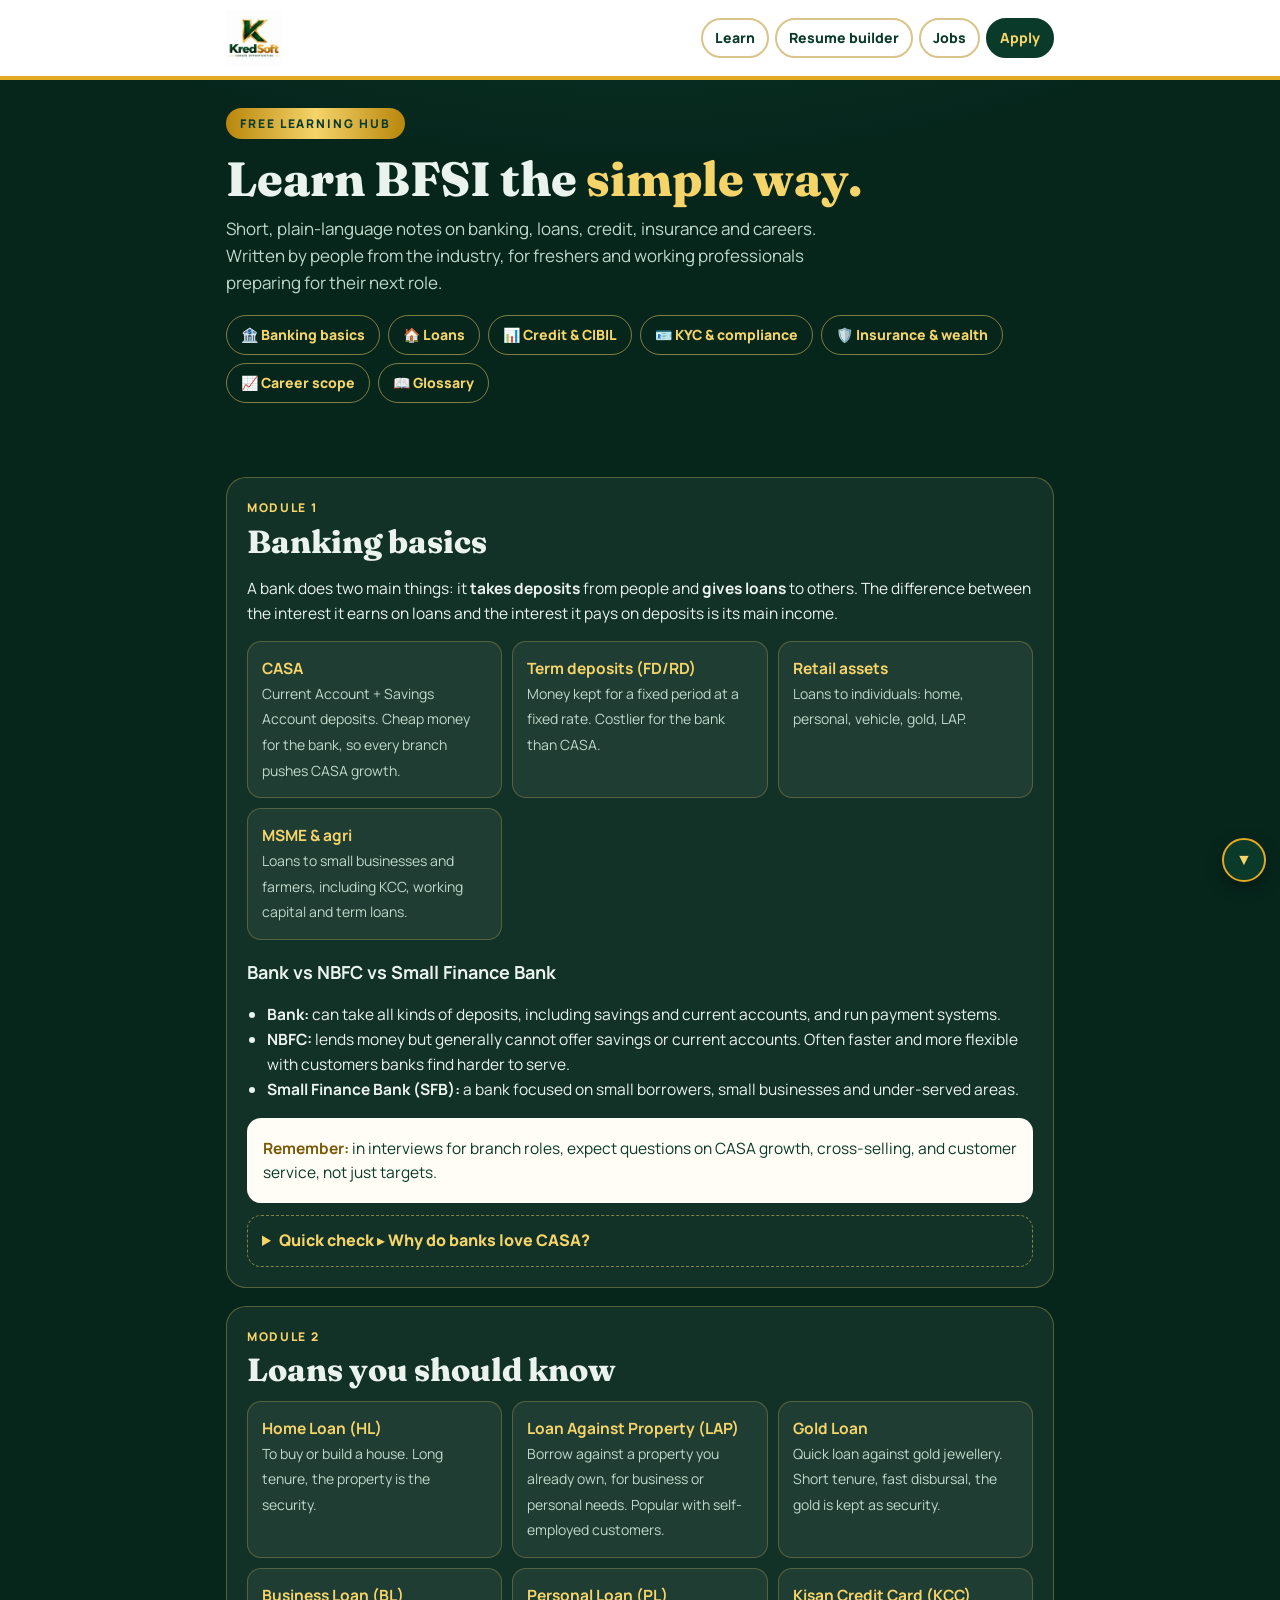
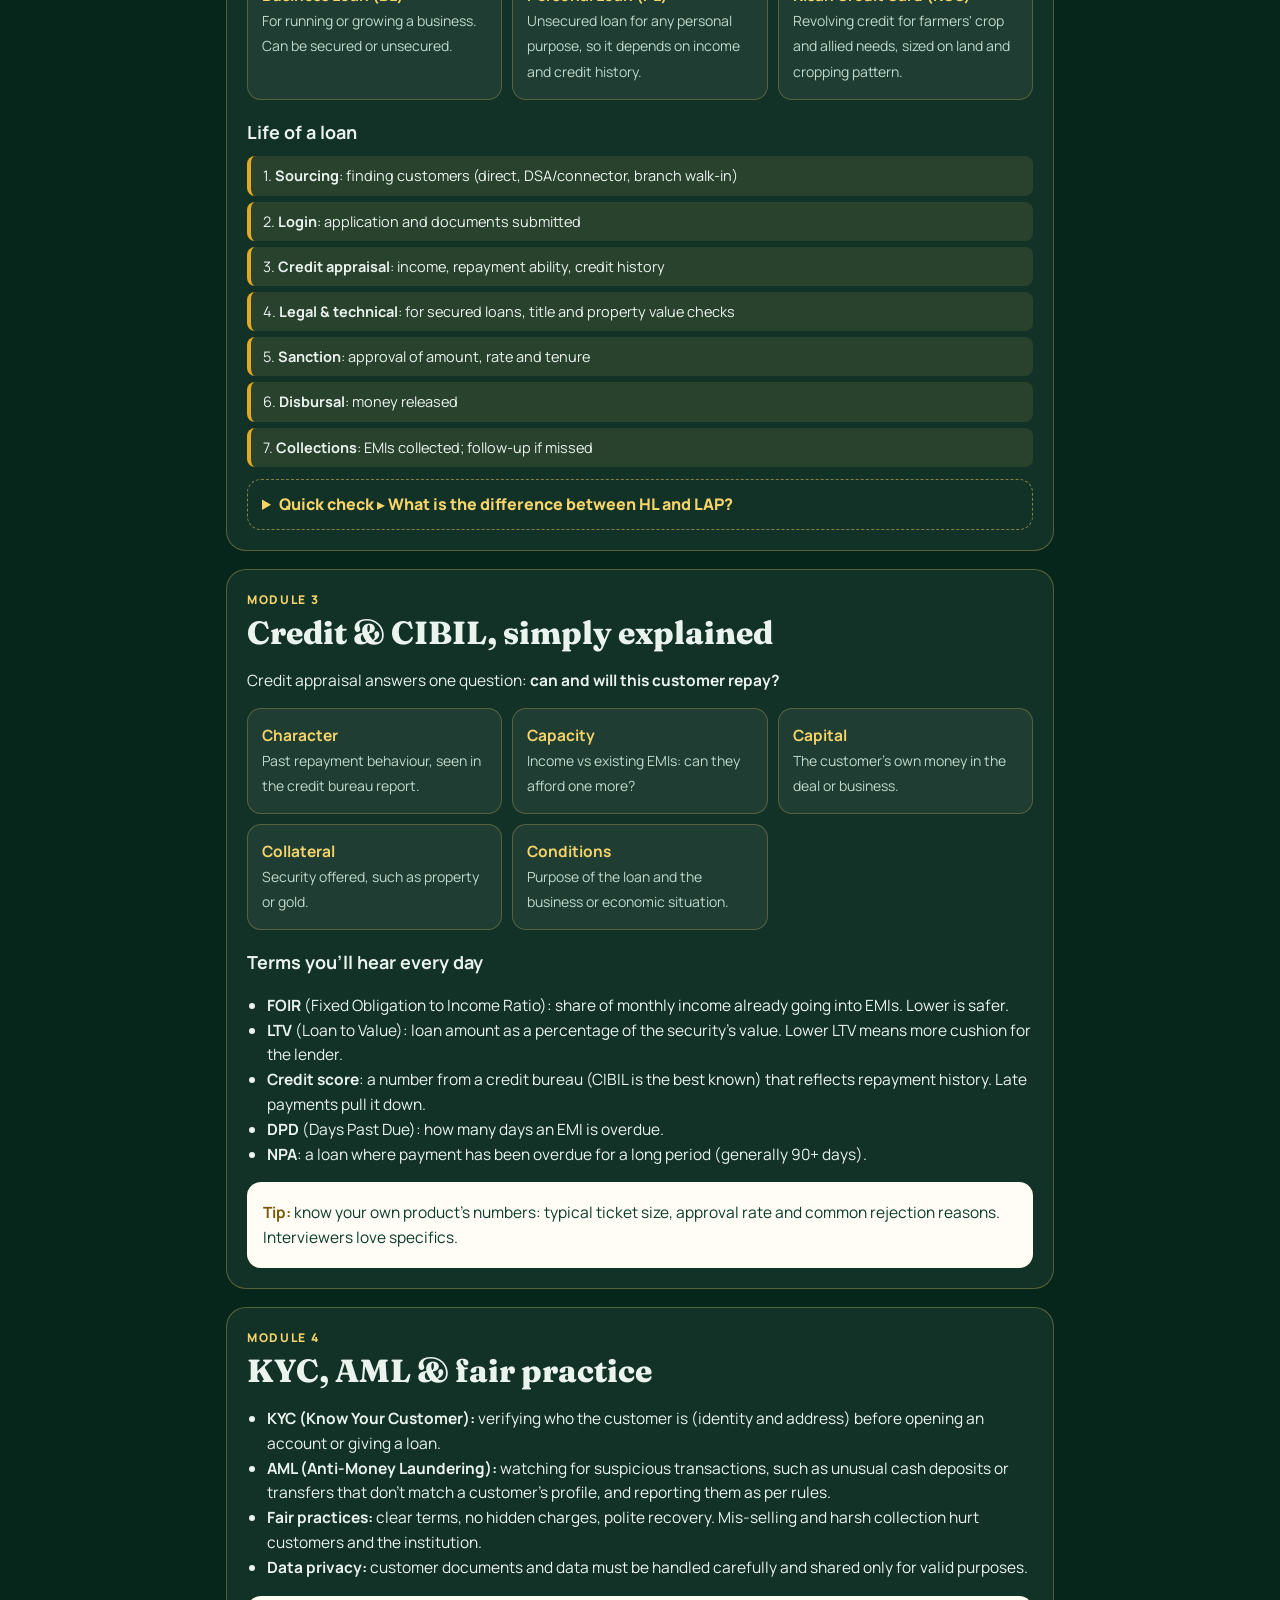
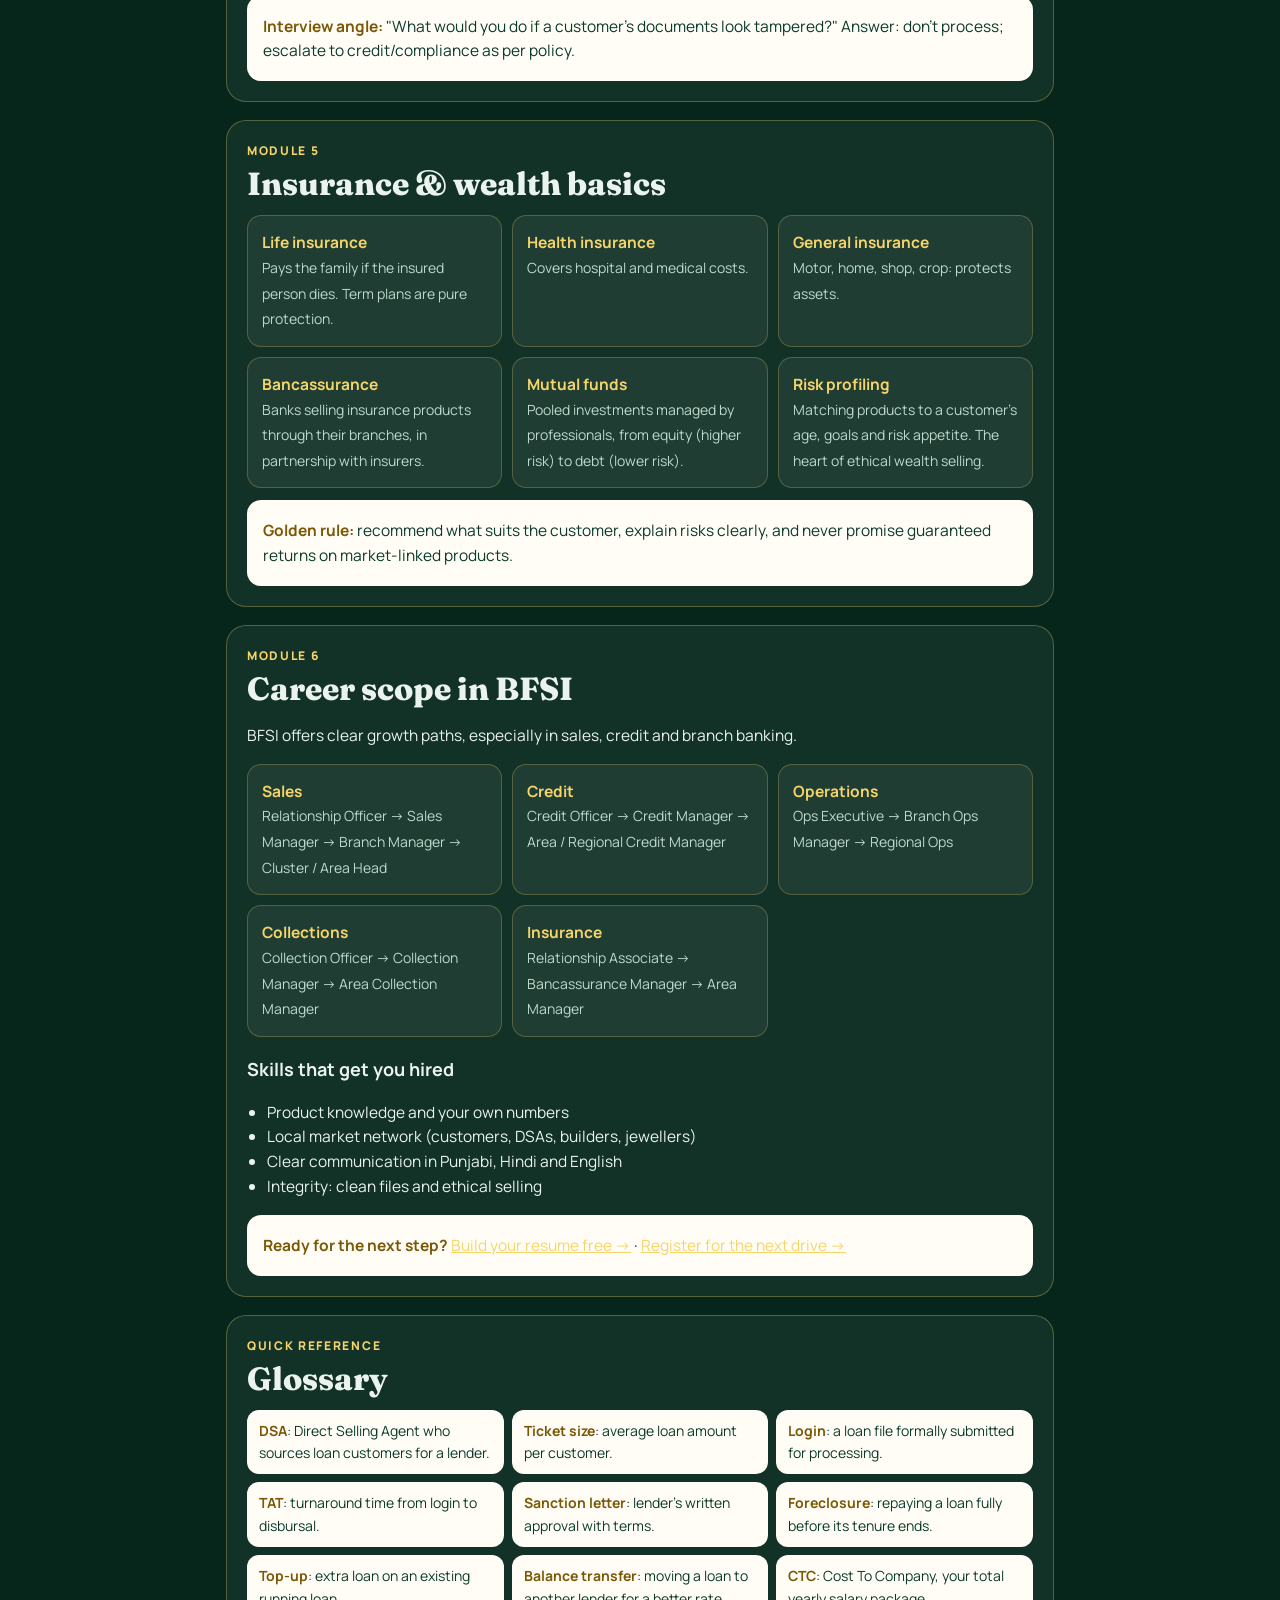
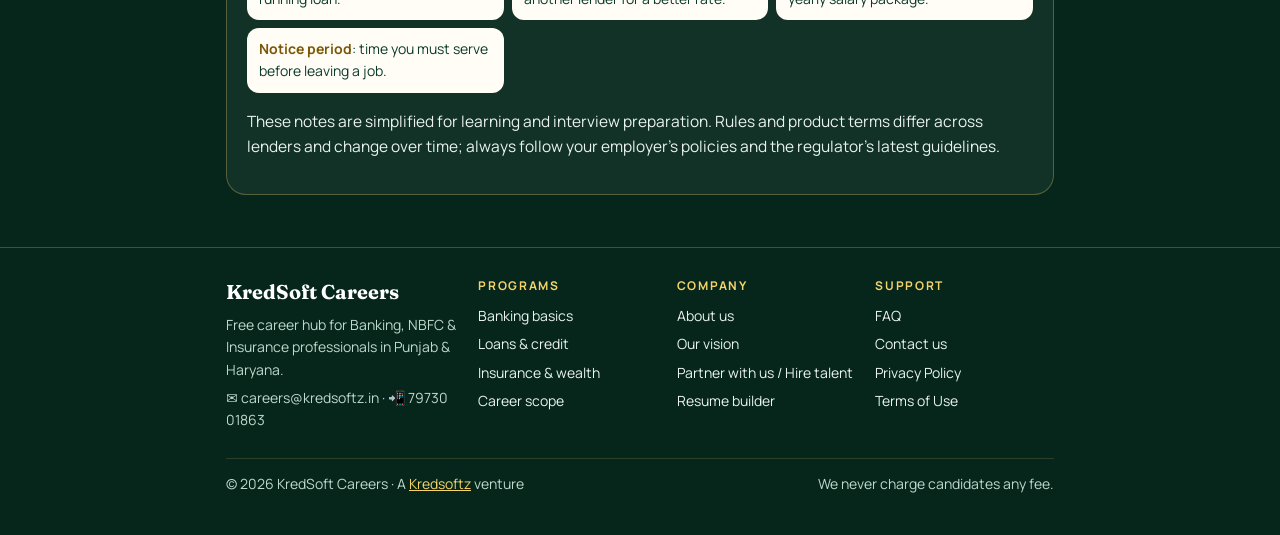
<file: learn.html>
<!DOCTYPE html>
<html lang="en">
<head>
<meta charset="utf-8">
<meta name="viewport" content="width=device-width, initial-scale=1, viewport-fit=cover">
<title>Learn BFSI | KredSoft Careers</title>
<meta name="description" content="Free, simple notes on banking, loans, credit, KYC, insurance and BFSI career paths, for freshers and professionals in Punjab & Haryana.">
<meta property="og:title" content="Learn BFSI | KredSoft Careers">
<meta property="og:description" content="Free, simple notes on banking, loans, credit, KYC, insurance and BFSI career paths, for freshers and professionals in Punjab & Haryana.">
<meta property="og:image" content="https://careers.kredsoftz.in/logo.png">
<meta name="theme-color" content="#0A3A2A">
<link rel="icon" href="logo.png">
<link rel="preconnect" href="https://fonts.googleapis.com">
<link rel="stylesheet" href="https://fonts.googleapis.com/css2?family=Manrope:wght@500;600;700;800&family=Fraunces:opsz,wght@9..144,700;9..144,800&display=swap">
<link rel="stylesheet" href="site.css">

</head>
<body>
<header class="top"><div class="wrap">
  <a href="./"><img src="logo.png" alt="KredSoft Careers"></a>
  <nav><a href="learn">Learn</a><a href="resume">Resume builder</a><a href="./#jobs">Jobs</a><a href="apply" class="cta">Apply</a></nav>
</div></header>
<main>

<style>
.toc{display:flex;flex-wrap:wrap;gap:8px;margin-top:18px}
.toc a{text-decoration:none;font-weight:800;font-size:14px;padding:8px 14px;border-radius:999px;border:1.5px solid rgba(245,212,106,.5);color:var(--gold-soft)}
.mod{background:rgba(255,255,255,.05);border:1.5px solid rgba(245,212,106,.3);border-radius:20px;padding:20px;margin-top:18px}
.mod .num{font-size:12px;font-weight:800;letter-spacing:.14em;color:var(--gold-soft);text-transform:uppercase}
.mod h2{margin-top:6px}
.mod p,.mod li{color:var(--on);font-size:15.5px}
.mod ul{padding-left:20px}
.key{background:var(--paper);color:var(--ink);border-radius:14px;padding:14px 16px;margin-top:12px}
.key b{color:#7A5806}
.key p{color:var(--ink);margin:4px 0}
.cards{display:grid;grid-template-columns:repeat(auto-fit,minmax(220px,1fr));gap:10px;margin-top:12px}
.c{background:rgba(255,255,255,.06);border-radius:14px;padding:14px;border:1px solid rgba(245,212,106,.25)}
.c b{display:block;color:var(--gold-soft);font-size:15.5px}
.c span{font-size:14px;color:var(--muted)}
.ladder{display:flex;flex-direction:column;gap:6px;margin-top:10px}
.ladder div{background:rgba(245,212,106,.1);border-left:4px solid var(--gold);padding:8px 12px;border-radius:8px;font-size:14.5px}
.quiz{margin-top:12px;border:1.5px dashed rgba(245,212,106,.5);border-radius:14px;padding:12px 14px}
.quiz summary{cursor:pointer;font-weight:800;color:var(--gold-soft)}
.gl{display:grid;grid-template-columns:repeat(auto-fit,minmax(240px,1fr));gap:8px;margin-top:12px}
.gl div{background:var(--paper);color:var(--ink);border-radius:12px;padding:10px 12px;font-size:14px}
.gl b{color:#7A5806}
.note{font-size:13px;color:var(--muted);margin-top:16px}
</style>

<section><div class="wrap">
  <span class="eyebrow">Free learning hub</span>
  <h1>Learn BFSI the <em>simple way.</em></h1>
  <p class="lead">Short, plain-language notes on banking, loans, credit, insurance and careers. Written by people from the industry, for freshers and working professionals preparing for their next role.</p>
  <div class="toc">
    <a href="#banking">🏦 Banking basics</a><a href="#loans">🏠 Loans</a><a href="#credit">📊 Credit &amp; CIBIL</a><a href="#kyc">🪪 KYC &amp; compliance</a><a href="#insurance">🛡️ Insurance &amp; wealth</a><a href="#careers">📈 Career scope</a><a href="#glossary">📖 Glossary</a>
  </div>
</div></section>

<section><div class="wrap">

<article class="mod" id="banking"><div class="num">Module 1</div><h2>Banking basics</h2>
<p>A bank does two main things: it <b>takes deposits</b> from people and <b>gives loans</b> to others. The difference between the interest it earns on loans and the interest it pays on deposits is its main income.</p>
<div class="cards">
  <div class="c"><b>CASA</b><span>Current Account + Savings Account deposits. Cheap money for the bank, so every branch pushes CASA growth.</span></div>
  <div class="c"><b>Term deposits (FD/RD)</b><span>Money kept for a fixed period at a fixed rate. Costlier for the bank than CASA.</span></div>
  <div class="c"><b>Retail assets</b><span>Loans to individuals: home, personal, vehicle, gold, LAP.</span></div>
  <div class="c"><b>MSME &amp; agri</b><span>Loans to small businesses and farmers, including KCC, working capital and term loans.</span></div>
</div>
<h3>Bank vs NBFC vs Small Finance Bank</h3>
<ul>
  <li><b>Bank:</b> can take all kinds of deposits, including savings and current accounts, and run payment systems.</li>
  <li><b>NBFC:</b> lends money but generally cannot offer savings or current accounts. Often faster and more flexible with customers banks find harder to serve.</li>
  <li><b>Small Finance Bank (SFB):</b> a bank focused on small borrowers, small businesses and under-served areas.</li>
</ul>
<div class="key"><p><b>Remember:</b> in interviews for branch roles, expect questions on CASA growth, cross-selling, and customer service, not just targets.</p></div>
<details class="quiz"><summary>Quick check ▸ Why do banks love CASA?</summary><p>Because it is the cheapest source of funds. Lower cost of funds means better margins on every loan.</p></details>
</article>

<article class="mod" id="loans"><div class="num">Module 2</div><h2>Loans you should know</h2>
<div class="cards">
  <div class="c"><b>Home Loan (HL)</b><span>To buy or build a house. Long tenure, the property is the security.</span></div>
  <div class="c"><b>Loan Against Property (LAP)</b><span>Borrow against a property you already own, for business or personal needs. Popular with self-employed customers.</span></div>
  <div class="c"><b>Gold Loan</b><span>Quick loan against gold jewellery. Short tenure, fast disbursal, the gold is kept as security.</span></div>
  <div class="c"><b>Business Loan (BL)</b><span>For running or growing a business. Can be secured or unsecured.</span></div>
  <div class="c"><b>Personal Loan (PL)</b><span>Unsecured loan for any personal purpose, so it depends on income and credit history.</span></div>
  <div class="c"><b>Kisan Credit Card (KCC)</b><span>Revolving credit for farmers' crop and allied needs, sized on land and cropping pattern.</span></div>
</div>
<h3>Life of a loan</h3>
<div class="ladder"><div>1. <b>Sourcing</b>: finding customers (direct, DSA/connector, branch walk-in)</div><div>2. <b>Login</b>: application and documents submitted</div><div>3. <b>Credit appraisal</b>: income, repayment ability, credit history</div><div>4. <b>Legal &amp; technical</b>: for secured loans, title and property value checks</div><div>5. <b>Sanction</b>: approval of amount, rate and tenure</div><div>6. <b>Disbursal</b>: money released</div><div>7. <b>Collections</b>: EMIs collected; follow-up if missed</div></div>
<details class="quiz"><summary>Quick check ▸ What is the difference between HL and LAP?</summary><p>A home loan is taken to buy or build a house. LAP is taken against a property you already own, usually for business or other needs.</p></details>
</article>

<article class="mod" id="credit"><div class="num">Module 3</div><h2>Credit &amp; CIBIL, simply explained</h2>
<p>Credit appraisal answers one question: <b>can and will this customer repay?</b></p>
<div class="cards">
  <div class="c"><b>Character</b><span>Past repayment behaviour, seen in the credit bureau report.</span></div>
  <div class="c"><b>Capacity</b><span>Income vs existing EMIs: can they afford one more?</span></div>
  <div class="c"><b>Capital</b><span>The customer's own money in the deal or business.</span></div>
  <div class="c"><b>Collateral</b><span>Security offered, such as property or gold.</span></div>
  <div class="c"><b>Conditions</b><span>Purpose of the loan and the business or economic situation.</span></div>
</div>
<h3>Terms you'll hear every day</h3>
<ul>
  <li><b>FOIR</b> (Fixed Obligation to Income Ratio): share of monthly income already going into EMIs. Lower is safer.</li>
  <li><b>LTV</b> (Loan to Value): loan amount as a percentage of the security's value. Lower LTV means more cushion for the lender.</li>
  <li><b>Credit score</b>: a number from a credit bureau (CIBIL is the best known) that reflects repayment history. Late payments pull it down.</li>
  <li><b>DPD</b> (Days Past Due): how many days an EMI is overdue.</li>
  <li><b>NPA</b>: a loan where payment has been overdue for a long period (generally 90+ days).</li>
</ul>
<div class="key"><p><b>Tip:</b> know your own product's numbers: typical ticket size, approval rate and common rejection reasons. Interviewers love specifics.</p></div>
</article>

<article class="mod" id="kyc"><div class="num">Module 4</div><h2>KYC, AML &amp; fair practice</h2>
<ul>
  <li><b>KYC (Know Your Customer):</b> verifying who the customer is (identity and address) before opening an account or giving a loan.</li>
  <li><b>AML (Anti-Money Laundering):</b> watching for suspicious transactions, such as unusual cash deposits or transfers that don't match a customer's profile, and reporting them as per rules.</li>
  <li><b>Fair practices:</b> clear terms, no hidden charges, polite recovery. Mis-selling and harsh collection hurt customers and the institution.</li>
  <li><b>Data privacy:</b> customer documents and data must be handled carefully and shared only for valid purposes.</li>
</ul>
<div class="key"><p><b>Interview angle:</b> "What would you do if a customer's documents look tampered?" Answer: don't process; escalate to credit/compliance as per policy.</p></div>
</article>

<article class="mod" id="insurance"><div class="num">Module 5</div><h2>Insurance &amp; wealth basics</h2>
<div class="cards">
  <div class="c"><b>Life insurance</b><span>Pays the family if the insured person dies. Term plans are pure protection.</span></div>
  <div class="c"><b>Health insurance</b><span>Covers hospital and medical costs.</span></div>
  <div class="c"><b>General insurance</b><span>Motor, home, shop, crop: protects assets.</span></div>
  <div class="c"><b>Bancassurance</b><span>Banks selling insurance products through their branches, in partnership with insurers.</span></div>
  <div class="c"><b>Mutual funds</b><span>Pooled investments managed by professionals, from equity (higher risk) to debt (lower risk).</span></div>
  <div class="c"><b>Risk profiling</b><span>Matching products to a customer's age, goals and risk appetite. The heart of ethical wealth selling.</span></div>
</div>
<div class="key"><p><b>Golden rule:</b> recommend what suits the customer, explain risks clearly, and never promise guaranteed returns on market-linked products.</p></div>
</article>

<article class="mod" id="careers"><div class="num">Module 6</div><h2>Career scope in BFSI</h2>
<p>BFSI offers clear growth paths, especially in sales, credit and branch banking.</p>
<div class="cards">
  <div class="c"><b>Sales</b><span>Relationship Officer → Sales Manager → Branch Manager → Cluster / Area Head</span></div>
  <div class="c"><b>Credit</b><span>Credit Officer → Credit Manager → Area / Regional Credit Manager</span></div>
  <div class="c"><b>Operations</b><span>Ops Executive → Branch Ops Manager → Regional Ops</span></div>
  <div class="c"><b>Collections</b><span>Collection Officer → Collection Manager → Area Collection Manager</span></div>
  <div class="c"><b>Insurance</b><span>Relationship Associate → Bancassurance Manager → Area Manager</span></div>
</div>
<h3>Skills that get you hired</h3>
<ul><li>Product knowledge and your own numbers</li><li>Local market network (customers, DSAs, builders, jewellers)</li><li>Clear communication in Punjabi, Hindi and English</li><li>Integrity: clean files and ethical selling</li></ul>
<div class="key"><p><b>Ready for the next step?</b> <a href="resume">Build your resume free →</a> · <a href="apply">Register for the next drive →</a></p></div>
</article>

<article class="mod" id="glossary"><div class="num">Quick reference</div><h2>Glossary</h2>
<div class="gl">
  <div><b>DSA</b>: Direct Selling Agent who sources loan customers for a lender.</div>
  <div><b>Ticket size</b>: average loan amount per customer.</div>
  <div><b>Login</b>: a loan file formally submitted for processing.</div>
  <div><b>TAT</b>: turnaround time from login to disbursal.</div>
  <div><b>Sanction letter</b>: lender's written approval with terms.</div>
  <div><b>Foreclosure</b>: repaying a loan fully before its tenure ends.</div>
  <div><b>Top-up</b>: extra loan on an existing running loan.</div>
  <div><b>Balance transfer</b>: moving a loan to another lender for a better rate.</div>
  <div><b>CTC</b>: Cost To Company, your total yearly salary package.</div>
  <div><b>Notice period</b>: time you must serve before leaving a job.</div>
</div>
<p class="note">These notes are simplified for learning and interview preparation. Rules and product terms differ across lenders and change over time; always follow your employer's policies and the regulator's latest guidelines.</p>
</article>

</div></section>

</main>
<footer class="site"><div class="wrap">
  <div class="fgrid">
    <div class="fbrand"><b>KredSoft Careers</b><p>Free career hub for Banking, NBFC &amp; Insurance professionals in Punjab &amp; Haryana.</p><p>✉️ careers@kredsoftz.in · 📲 79730 01863</p></div>
    <div><h4>Programs</h4><a href="learn#banking">Banking basics</a><a href="learn#loans">Loans &amp; credit</a><a href="learn#insurance">Insurance &amp; wealth</a><a href="learn#careers">Career scope</a></div>
    <div><h4>Company</h4><a href="./#about">About us</a><a href="./#upcoming">Our vision</a><a href="mailto:careers@kredsoftz.in?subject=Hiring%20partnership">Partner with us / Hire talent</a><a href="resume">Resume builder</a></div>
    <div><h4>Support</h4><a href="./#faq">FAQ</a><a href="mailto:careers@kredsoftz.in">Contact us</a><a href="privacy">Privacy Policy</a><a href="terms">Terms of Use</a></div>
  </div>
  <div class="fbottom"><span>© <span class="yr">2026</span> KredSoft Careers · A <a href="https://kredsoftz.in">Kredsoftz</a> venture</span><span>We never charge candidates any fee.</span></div>
</div></footer>
<div class="scrollnav" aria-label="Page scroll"><button type="button" id="toTop" aria-label="Scroll to top">&#9650;</button><button type="button" id="toBottom" aria-label="Scroll to bottom">&#9660;</button></div>
<script>
(function(){var up=document.getElementById('toTop'),dn=document.getElementById('toBottom');
function u(){var y=scrollY,m=document.documentElement.scrollHeight-innerHeight;up.classList.toggle('hide',y<300);dn.classList.toggle('hide',y>m-300)}
up.onclick=function(){scrollTo({top:0,behavior:'smooth'})};dn.onclick=function(){scrollTo({top:document.documentElement.scrollHeight,behavior:'smooth'})};
addEventListener('scroll',u,{passive:true});addEventListener('resize',u);u();
document.querySelectorAll('.yr').forEach(function(e){e.textContent=new Date().getFullYear()})})();
</script>
</body>
</html>
</file>
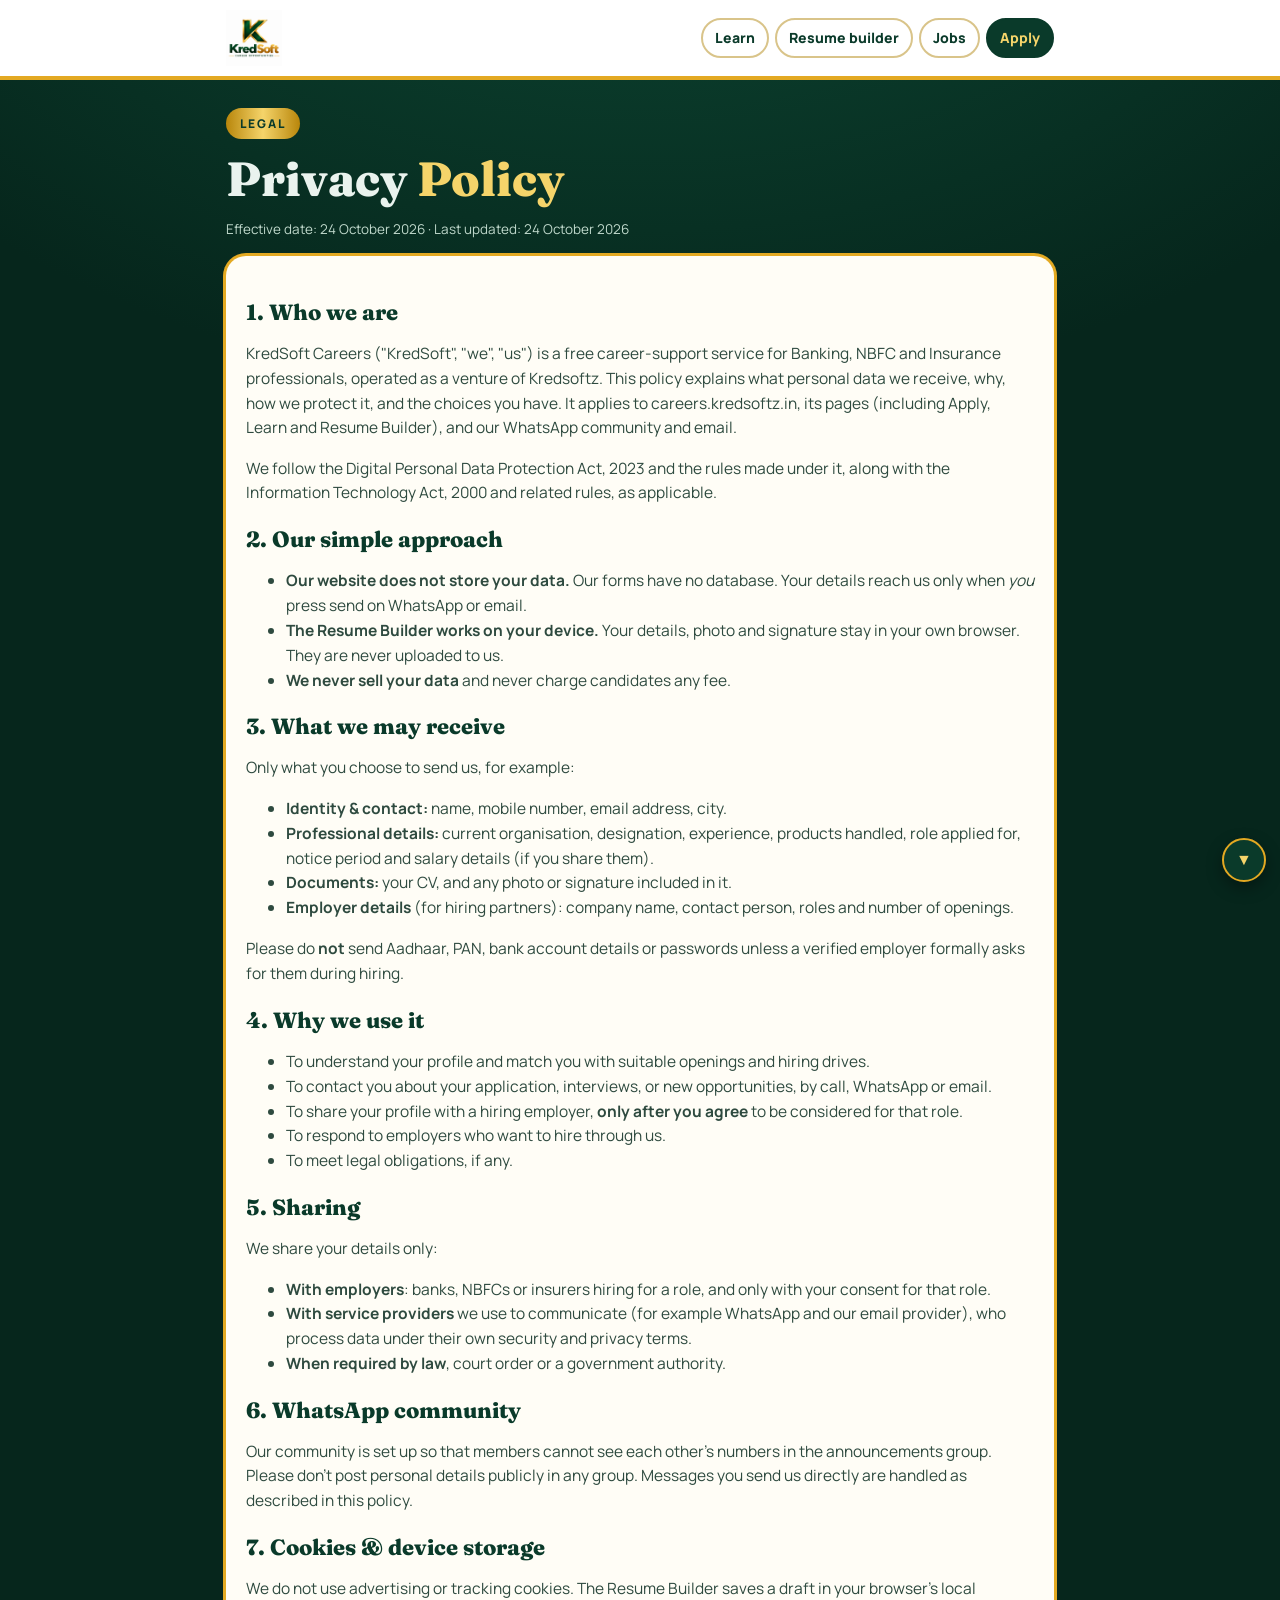
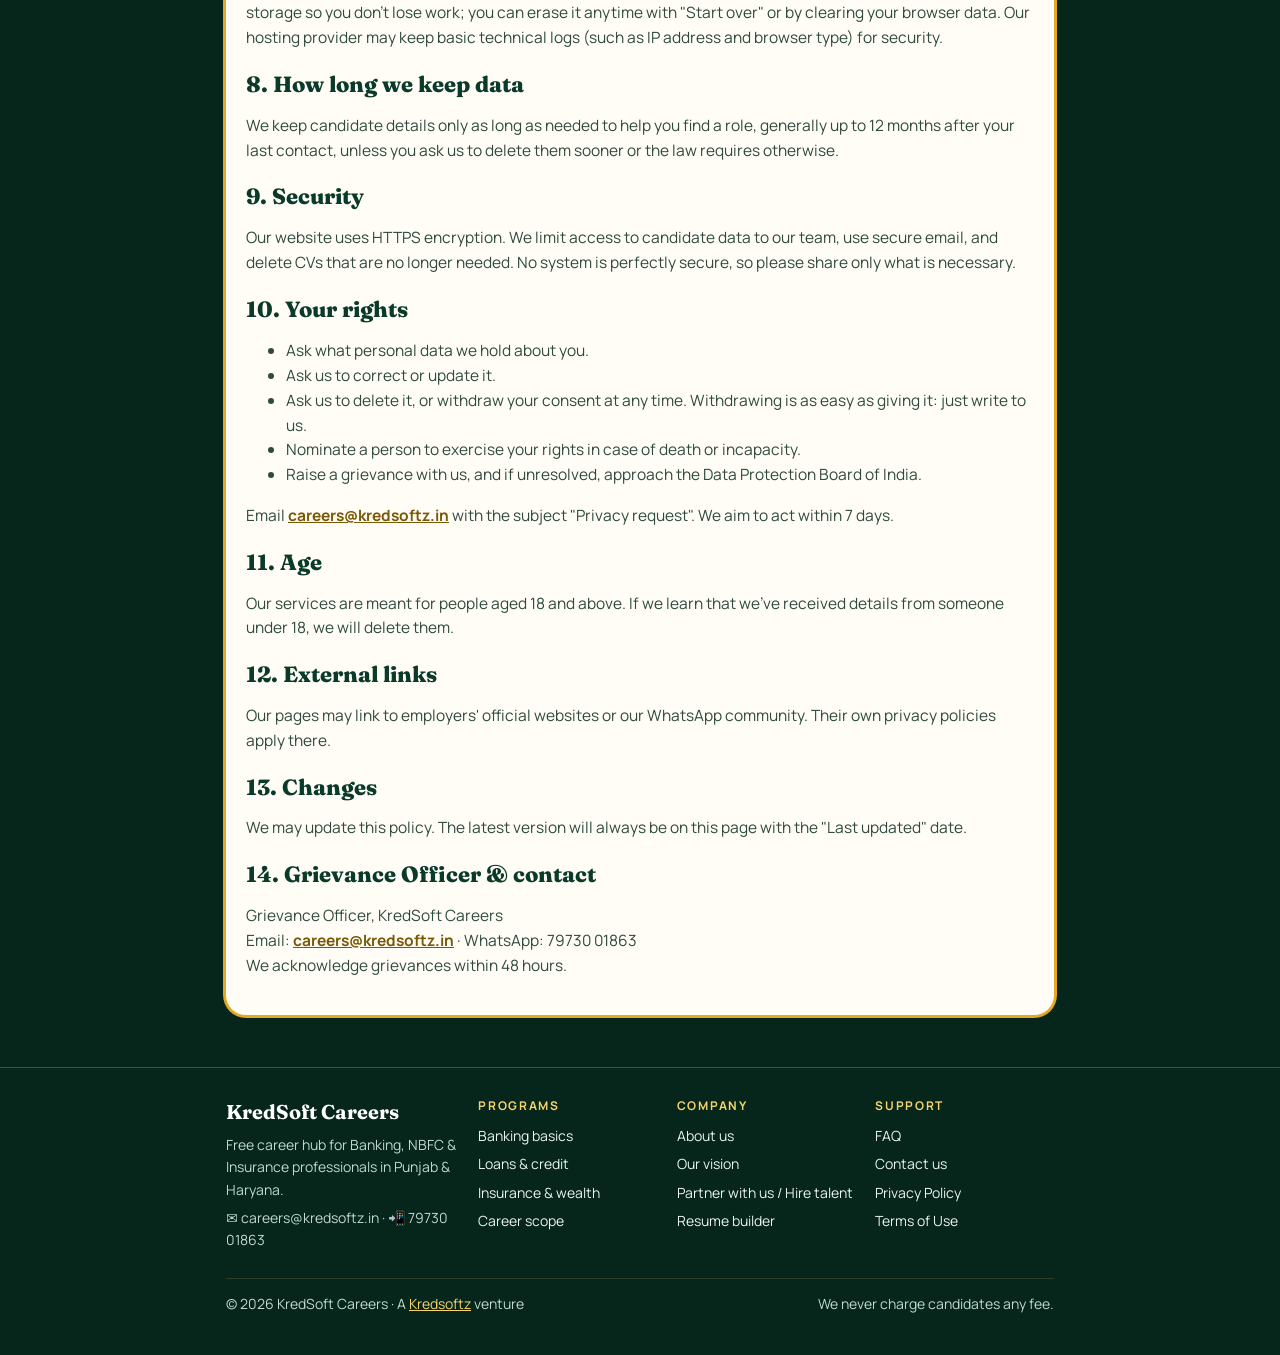
<file: privacy.html>
<!DOCTYPE html>
<html lang="en">
<head>
<meta charset="utf-8">
<meta name="viewport" content="width=device-width, initial-scale=1, viewport-fit=cover">
<title>Privacy Policy | KredSoft Careers</title>
<meta name="description" content="How KredSoft Careers handles your personal data: simple, minimal, and under your control.">
<meta property="og:title" content="Privacy Policy | KredSoft Careers">
<meta property="og:description" content="How KredSoft Careers handles your personal data: simple, minimal, and under your control.">
<meta property="og:image" content="https://careers.kredsoftz.in/logo.png">
<meta name="theme-color" content="#0A3A2A">
<link rel="icon" href="logo.png">
<link rel="preconnect" href="https://fonts.googleapis.com">
<link rel="stylesheet" href="https://fonts.googleapis.com/css2?family=Manrope:wght@500;600;700;800&family=Fraunces:opsz,wght@9..144,700;9..144,800&display=swap">
<link rel="stylesheet" href="site.css">

</head>
<body>
<header class="top"><div class="wrap">
  <a href="./"><img src="logo.png" alt="KredSoft Careers"></a>
  <nav><a href="learn">Learn</a><a href="resume">Resume builder</a><a href="./#jobs">Jobs</a><a href="apply" class="cta">Apply</a></nav>
</div></header>
<main>

<section><div class="wrap">
<span class="eyebrow">Legal</span>
<h1>Privacy <em>Policy</em></h1>
<p class="meta">Effective date: 24 October 2026 · Last updated: 24 October 2026</p>
<div class="doc" style="margin-top:16px">

<h2>1. Who we are</h2>
<p>KredSoft Careers ("KredSoft", "we", "us") is a free career-support service for Banking, NBFC and Insurance professionals, operated as a venture of Kredsoftz. This policy explains what personal data we receive, why, how we protect it, and the choices you have. It applies to careers.kredsoftz.in, its pages (including Apply, Learn and Resume Builder), and our WhatsApp community and email.</p>
<p>We follow the Digital Personal Data Protection Act, 2023 and the rules made under it, along with the Information Technology Act, 2000 and related rules, as applicable.</p>

<h2>2. Our simple approach</h2>
<ul>
<li><b>Our website does not store your data.</b> Our forms have no database. Your details reach us only when <i>you</i> press send on WhatsApp or email.</li>
<li><b>The Resume Builder works on your device.</b> Your details, photo and signature stay in your own browser. They are never uploaded to us.</li>
<li><b>We never sell your data</b> and never charge candidates any fee.</li>
</ul>

<h2>3. What we may receive</h2>
<p>Only what you choose to send us, for example:</p>
<ul>
<li><b>Identity &amp; contact:</b> name, mobile number, email address, city.</li>
<li><b>Professional details:</b> current organisation, designation, experience, products handled, role applied for, notice period and salary details (if you share them).</li>
<li><b>Documents:</b> your CV, and any photo or signature included in it.</li>
<li><b>Employer details</b> (for hiring partners): company name, contact person, roles and number of openings.</li>
</ul>
<p>Please do <b>not</b> send Aadhaar, PAN, bank account details or passwords unless a verified employer formally asks for them during hiring.</p>

<h2>4. Why we use it</h2>
<ul>
<li>To understand your profile and match you with suitable openings and hiring drives.</li>
<li>To contact you about your application, interviews, or new opportunities, by call, WhatsApp or email.</li>
<li>To share your profile with a hiring employer, <b>only after you agree</b> to be considered for that role.</li>
<li>To respond to employers who want to hire through us.</li>
<li>To meet legal obligations, if any.</li>
</ul>

<h2>5. Sharing</h2>
<p>We share your details only:</p>
<ul>
<li><b>With employers</b>: banks, NBFCs or insurers hiring for a role, and only with your consent for that role.</li>
<li><b>With service providers</b> we use to communicate (for example WhatsApp and our email provider), who process data under their own security and privacy terms.</li>
<li><b>When required by law</b>, court order or a government authority.</li>
</ul>

<h2>6. WhatsApp community</h2>
<p>Our community is set up so that members cannot see each other's numbers in the announcements group. Please don't post personal details publicly in any group. Messages you send us directly are handled as described in this policy.</p>

<h2>7. Cookies &amp; device storage</h2>
<p>We do not use advertising or tracking cookies. The Resume Builder saves a draft in your browser's local storage so you don't lose work; you can erase it anytime with "Start over" or by clearing your browser data. Our hosting provider may keep basic technical logs (such as IP address and browser type) for security.</p>

<h2>8. How long we keep data</h2>
<p>We keep candidate details only as long as needed to help you find a role, generally up to 12 months after your last contact, unless you ask us to delete them sooner or the law requires otherwise.</p>

<h2>9. Security</h2>
<p>Our website uses HTTPS encryption. We limit access to candidate data to our team, use secure email, and delete CVs that are no longer needed. No system is perfectly secure, so please share only what is necessary.</p>

<h2>10. Your rights</h2>
<ul>
<li>Ask what personal data we hold about you.</li>
<li>Ask us to correct or update it.</li>
<li>Ask us to delete it, or withdraw your consent at any time. Withdrawing is as easy as giving it: just write to us.</li>
<li>Nominate a person to exercise your rights in case of death or incapacity.</li>
<li>Raise a grievance with us, and if unresolved, approach the Data Protection Board of India.</li>
</ul>
<p>Email <a href="mailto:careers@kredsoftz.in">careers@kredsoftz.in</a> with the subject "Privacy request". We aim to act within 7 days.</p>

<h2>11. Age</h2>
<p>Our services are meant for people aged 18 and above. If we learn that we've received details from someone under 18, we will delete them.</p>

<h2>12. External links</h2>
<p>Our pages may link to employers' official websites or our WhatsApp community. Their own privacy policies apply there.</p>

<h2>13. Changes</h2>
<p>We may update this policy. The latest version will always be on this page with the "Last updated" date.</p>

<h2>14. Grievance Officer &amp; contact</h2>
<p>Grievance Officer, KredSoft Careers<br>Email: <a href="mailto:careers@kredsoftz.in">careers@kredsoftz.in</a> · WhatsApp: 79730 01863<br>We acknowledge grievances within 48 hours.</p>
</div>
</div></section>

</main>
<footer class="site"><div class="wrap">
  <div class="fgrid">
    <div class="fbrand"><b>KredSoft Careers</b><p>Free career hub for Banking, NBFC &amp; Insurance professionals in Punjab &amp; Haryana.</p><p>✉️ careers@kredsoftz.in · 📲 79730 01863</p></div>
    <div><h4>Programs</h4><a href="learn#banking">Banking basics</a><a href="learn#loans">Loans &amp; credit</a><a href="learn#insurance">Insurance &amp; wealth</a><a href="learn#careers">Career scope</a></div>
    <div><h4>Company</h4><a href="./#about">About us</a><a href="./#upcoming">Our vision</a><a href="mailto:careers@kredsoftz.in?subject=Hiring%20partnership">Partner with us / Hire talent</a><a href="resume">Resume builder</a></div>
    <div><h4>Support</h4><a href="./#faq">FAQ</a><a href="mailto:careers@kredsoftz.in">Contact us</a><a href="privacy">Privacy Policy</a><a href="terms">Terms of Use</a></div>
  </div>
  <div class="fbottom"><span>© <span class="yr">2026</span> KredSoft Careers · A <a href="https://kredsoftz.in">Kredsoftz</a> venture</span><span>We never charge candidates any fee.</span></div>
</div></footer>
<div class="scrollnav" aria-label="Page scroll"><button type="button" id="toTop" aria-label="Scroll to top">&#9650;</button><button type="button" id="toBottom" aria-label="Scroll to bottom">&#9660;</button></div>
<script>
(function(){var up=document.getElementById('toTop'),dn=document.getElementById('toBottom');
function u(){var y=scrollY,m=document.documentElement.scrollHeight-innerHeight;up.classList.toggle('hide',y<300);dn.classList.toggle('hide',y>m-300)}
up.onclick=function(){scrollTo({top:0,behavior:'smooth'})};dn.onclick=function(){scrollTo({top:document.documentElement.scrollHeight,behavior:'smooth'})};
addEventListener('scroll',u,{passive:true});addEventListener('resize',u);u();
document.querySelectorAll('.yr').forEach(function(e){e.textContent=new Date().getFullYear()})})();
</script>
</body>
</html>
</file>
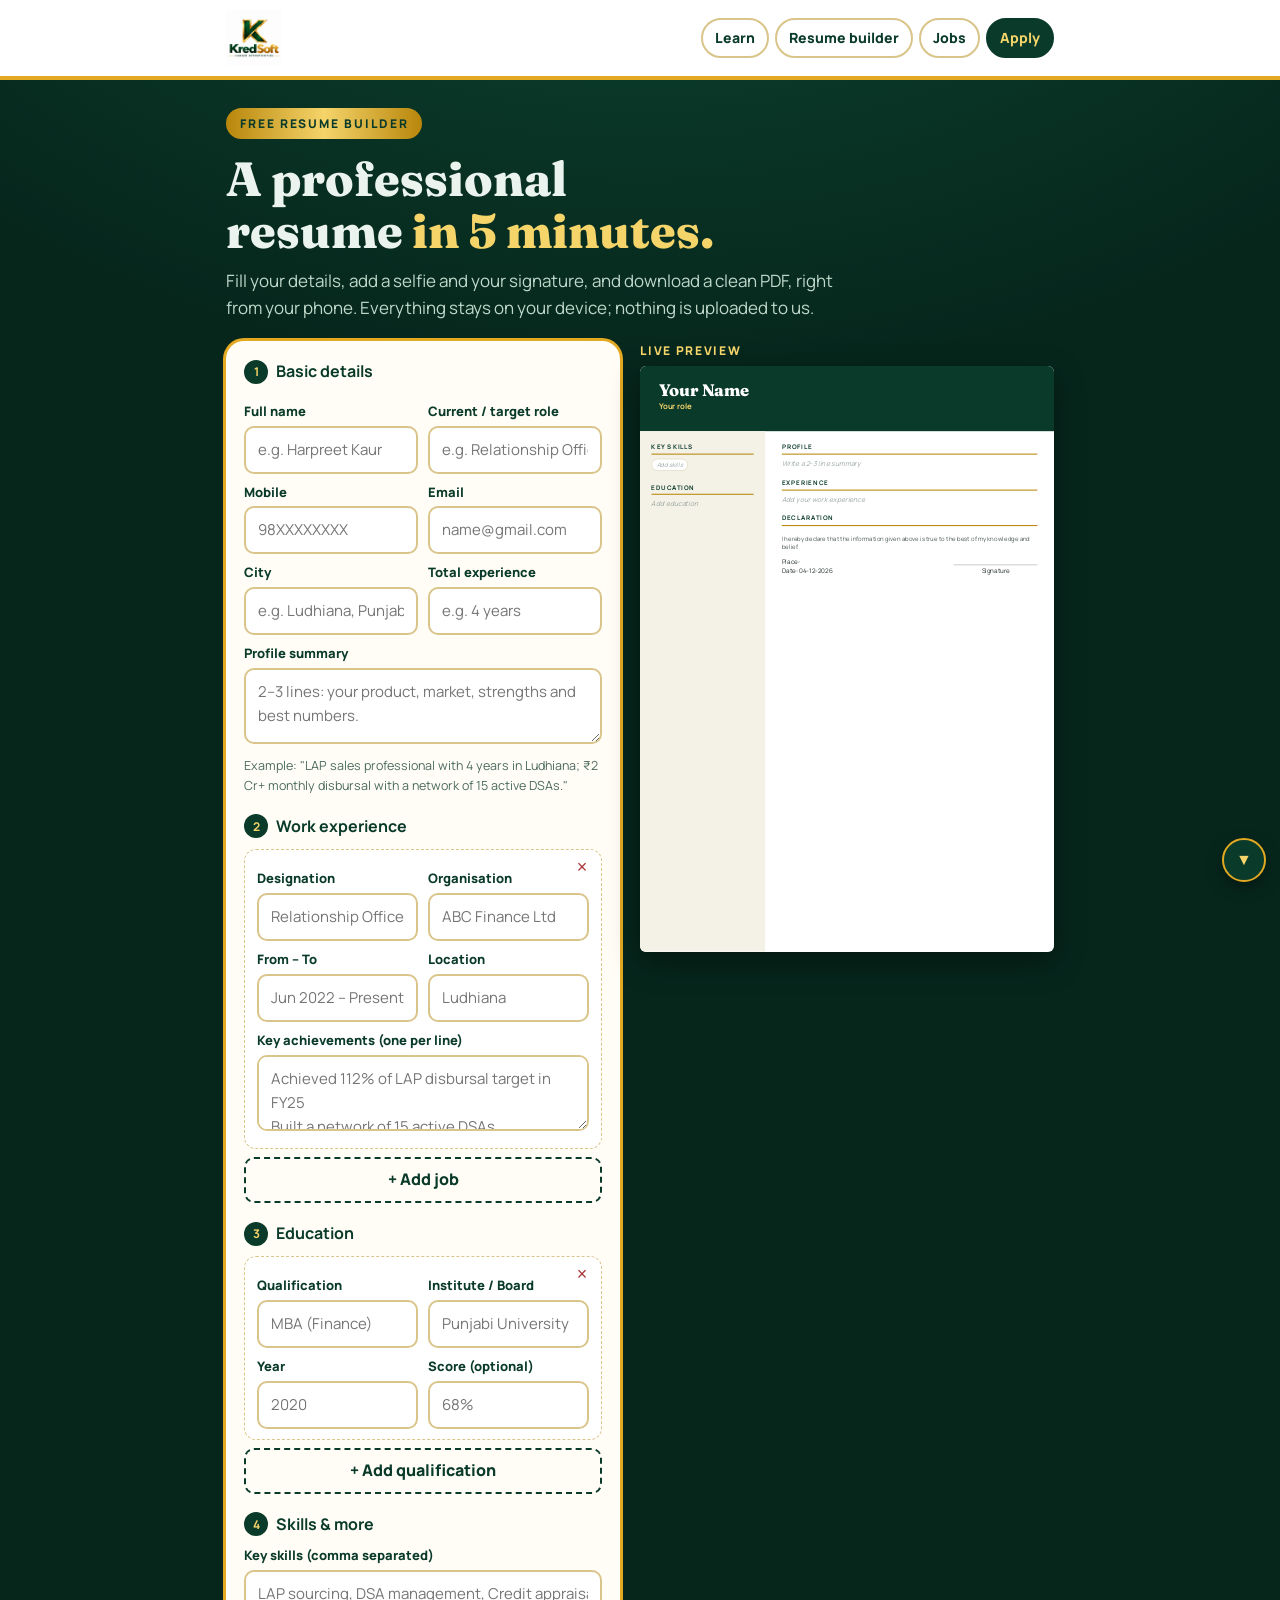
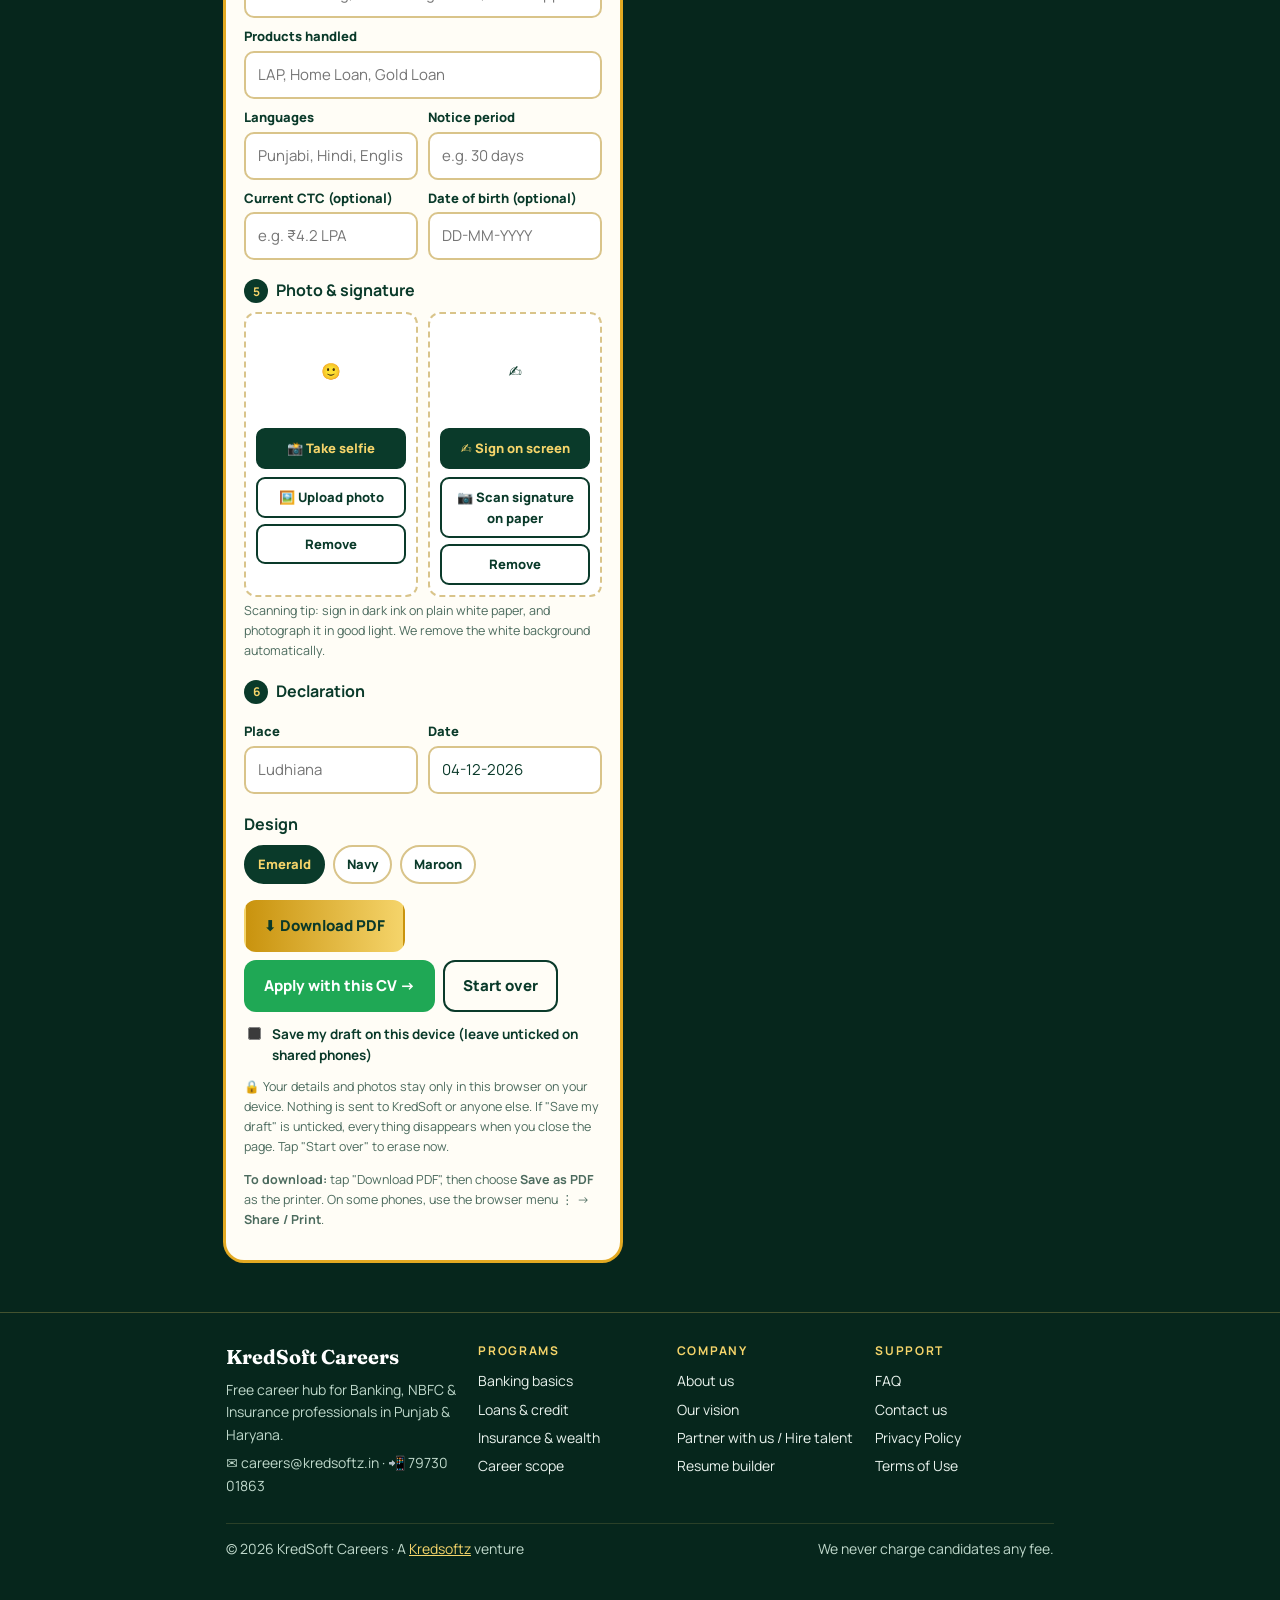
<file: resume (1).html>
<!DOCTYPE html>
<html lang="en">
<head>
<meta charset="utf-8">
<meta name="viewport" content="width=device-width, initial-scale=1, viewport-fit=cover">
<title>Free Resume Builder | KredSoft Careers</title>
<meta name="description" content="Build a professional BFSI resume in 5 minutes with photo and signature. Free, private: nothing leaves your phone.">
<meta property="og:title" content="Free Resume Builder | KredSoft Careers">
<meta property="og:description" content="Build a professional BFSI resume in 5 minutes with photo and signature. Free, private: nothing leaves your phone.">
<meta property="og:image" content="https://careers.kredsoftz.in/logo.png">
<meta name="theme-color" content="#0A3A2A">
<link rel="icon" href="logo.png">
<link rel="preconnect" href="https://fonts.googleapis.com">
<link rel="stylesheet" href="https://fonts.googleapis.com/css2?family=Manrope:wght@500;600;700;800&family=Fraunces:opsz,wght@9..144,700;9..144,800&display=swap">
<link rel="stylesheet" href="site.css">

</head>
<body>
<header class="top"><div class="wrap">
  <a href="./"><img src="logo.png" alt="KredSoft Careers"></a>
  <nav><a href="learn">Learn</a><a href="resume">Resume builder</a><a href="./#jobs">Jobs</a><a href="apply" class="cta">Apply</a></nav>
</div></header>
<main>

<style>
.rb{display:grid;grid-template-columns:minmax(0,1fr) minmax(0,1.05fr);gap:20px;align-items:start}
@media (max-width:900px){.rb{grid-template-columns:minmax(0,1fr)}}
.panel,.sheetwrap{min-width:0}
.panel{background:var(--paper);color:var(--ink);border-radius:18px;padding:18px;box-shadow:0 0 0 3px var(--gold)}
.panel h3{margin:18px 0 8px;font-size:16px;display:flex;align-items:center;gap:8px}
.panel h3:first-child{margin-top:0}
.panel h3 .n{width:24px;height:24px;border-radius:50%;background:var(--ink);color:var(--gold-soft);font-size:12px;display:inline-flex;align-items:center;justify-content:center}
.row2{display:grid;grid-template-columns:1fr 1fr;gap:10px}
@media (max-width:480px){.row2{grid-template-columns:1fr}}
.panel label{display:block;font-size:13px;font-weight:800;margin:8px 0 4px}
.panel input,.panel textarea,.panel select{width:100%;font:inherit;font-size:15px;color:var(--ink);background:#fff;border:2px solid var(--line);border-radius:10px;padding:10px 12px}
.panel textarea{min-height:76px;resize:vertical}
.hint{font-size:12.5px;color:var(--ink-soft);margin-top:4px}
.block{border:1.5px dashed var(--line);border-radius:12px;padding:10px 12px;margin-top:10px;position:relative;background:#fff}
.block .x{position:absolute;top:6px;right:8px;border:none;background:none;font-size:18px;cursor:pointer;color:#a33}
.add{margin-top:8px;border:2px dashed var(--ink);background:none;color:var(--ink);font:inherit;font-weight:800;border-radius:10px;padding:8px 12px;cursor:pointer;width:100%}
.media{display:grid;grid-template-columns:1fr 1fr;gap:10px}
.mbox{border:2px dashed var(--line);border-radius:12px;padding:10px;text-align:center;background:#fff}
.mbox .pv{height:96px;display:flex;align-items:center;justify-content:center;margin-bottom:8px}
.mbox .pv img{max-height:96px;max-width:100%;border-radius:8px}
.mbtn{display:block;width:100%;margin-top:6px;font:inherit;font-weight:800;font-size:13px;padding:8px;border-radius:9px;border:2px solid var(--ink);background:#fff;color:var(--ink);cursor:pointer}
.mbtn.p{background:var(--ink);color:var(--gold-soft)}
.mbtn input{display:none}
.padwrap{display:none;margin-top:10px}
.padwrap.on{display:block}
#pad{width:100%;height:160px;background:#fff;border:2px solid var(--ink);border-radius:10px;touch-action:none}
.actions{display:flex;gap:8px;flex-wrap:wrap;margin-top:16px}
.priv{font-size:12.5px;color:var(--ink-soft);margin-top:10px}
.tpl{display:flex;gap:8px;flex-wrap:wrap}
.tpl button{font:inherit;font-weight:800;font-size:13px;padding:7px 12px;border-radius:999px;border:2px solid var(--line);background:#fff;color:var(--ink);cursor:pointer}
.tpl button.on{background:var(--ink);color:var(--gold-soft);border-color:var(--ink)}
/* resume preview */
.sheetwrap{position:sticky;top:12px}
.sheetwrap .lbl{font-size:12px;font-weight:800;letter-spacing:.14em;color:var(--gold-soft);text-transform:uppercase;margin-bottom:6px}
#sheet{background:#fff;color:#1d2a26;border-radius:6px;box-shadow:0 10px 30px rgba(0,0,0,.4);aspect-ratio:210/297;overflow:hidden;font-family:"Manrope",Arial,sans-serif;--ac:#0A3A2A;--ac2:#B8860B}
#sheet .in{transform-origin:top left}
.cv{width:794px;min-height:1123px;padding:0;font-size:13px;line-height:1.45;display:flex;flex-direction:column}
.cv .bd{flex:1}
.cv .hd{display:flex;gap:20px;align-items:center;background:var(--ac);color:#fff;padding:28px 36px}
.cv .ph{width:104px;height:104px;border-radius:50%;object-fit:cover;border:3px solid var(--ac2);background:#ffffff22;flex-shrink:0}
.cv .nm{font-family:"Fraunces",Georgia,serif;font-size:32px;font-weight:800;line-height:1.1}
.cv .rl{color:#F5D46A;font-weight:700;font-size:15px;margin-top:4px}
.cv .ct{font-size:12px;margin-top:8px;opacity:.95;display:flex;flex-wrap:wrap;gap:4px 14px}
.cv .bd{display:grid;grid-template-columns:240px 1fr}
.cv .sd{background:#F4F1E6;padding:22px 22px 30px}
.cv .mn{padding:22px 32px 30px}
.cv h4{font-size:12px;letter-spacing:.14em;text-transform:uppercase;color:var(--ac);border-bottom:2px solid var(--ac2);padding-bottom:4px;margin:18px 0 8px}
.cv h4:first-child{margin-top:0}
.cv .tags span{display:inline-block;background:#fff;border:1px solid #d9cfae;border-radius:999px;padding:2px 9px;margin:0 4px 5px 0;font-size:11.5px}
.cv .job{margin-bottom:12px}
.cv .job b{font-size:14px;color:var(--ac)}
.cv .job .m{font-size:12px;color:#5b6b64}
.cv .job ul{margin:4px 0 0;padding-left:16px}
.cv .kv{font-size:12px;margin:3px 0}
.cv .kv b{color:var(--ac)}
.cv .decl{margin-top:16px;font-size:11.5px;color:#4a5a54}
.cv .sig{display:flex;justify-content:space-between;align-items:flex-end;margin-top:10px}
.cv .sig img{max-height:56px;max-width:180px}
.cv .sig .pl{font-size:12px}
.cv.t-blue{--ac:#16325C;--ac2:#3B82C4}.cv.t-maroon{--ac:#5B1A2A;--ac2:#C8963E}
.cv .empty{color:#9aa7a1;font-style:italic}
@media print{
  @page{size:A4;margin:0}
  body{background:#fff!important}
  main>section>.wrap>*:not(.rb){display:none!important}
  html,body{margin:0!important;padding:0!important}
  section{padding:0!important}.wrap{padding:0!important;max-width:none!important}.rb{margin:0!important}.sheetwrap{position:static}
  .rb{display:block}.panel,.sheetwrap .lbl,.noprint{display:none!important}
  #sheet{box-shadow:none;border-radius:0;aspect-ratio:auto;width:210mm;height:296mm;overflow:hidden}
  #sheet .in{transform:none!important}
  .cv{width:210mm;min-height:296mm;height:296mm}
  *{-webkit-print-color-adjust:exact;print-color-adjust:exact}
}
</style>

<section><div class="wrap">
  <span class="eyebrow noprint">Free resume builder</span>
  <h1 class="noprint">A professional resume <em>in 5 minutes.</em></h1>
  <p class="lead noprint">Fill your details, add a selfie and your signature, and download a clean PDF, right from your phone. Everything stays on your device; nothing is uploaded to us.</p>

  <div class="rb" style="margin-top:20px">
  <form class="panel" id="f" autocomplete="on" onsubmit="return false">
    <h3><span class="n">1</span>Basic details</h3>
    <div class="row2"><div><label for="name">Full name</label><input id="name" placeholder="e.g. Harpreet Kaur"></div><div><label for="role">Current / target role</label><input id="role" placeholder="e.g. Relationship Officer – LAP"></div></div>
    <div class="row2"><div><label for="phone">Mobile</label><input id="phone" inputmode="tel" placeholder="98XXXXXXXX"></div><div><label for="email">Email</label><input id="email" type="email" placeholder="name@gmail.com"></div></div>
    <div class="row2"><div><label for="loc">City</label><input id="loc" placeholder="e.g. Ludhiana, Punjab"></div><div><label for="exp">Total experience</label><input id="exp" placeholder="e.g. 4 years"></div></div>
    <label for="summary">Profile summary</label><textarea id="summary" placeholder="2–3 lines: your product, market, strengths and best numbers."></textarea>
    <div class="hint">Example: "LAP sales professional with 4 years in Ludhiana; ₹2 Cr+ monthly disbursal with a network of 15 active DSAs."</div>

    <h3><span class="n">2</span>Work experience</h3>
    <div id="jobs"></div><button type="button" class="add" id="addJob">+ Add job</button>

    <h3><span class="n">3</span>Education</h3>
    <div id="edus"></div><button type="button" class="add" id="addEdu">+ Add qualification</button>

    <h3><span class="n">4</span>Skills &amp; more</h3>
    <label for="skills">Key skills (comma separated)</label><input id="skills" placeholder="LAP sourcing, DSA management, Credit appraisal, Cross-selling">
    <label for="products">Products handled</label><input id="products" placeholder="LAP, Home Loan, Gold Loan">
    <div class="row2"><div><label for="langs">Languages</label><input id="langs" placeholder="Punjabi, Hindi, English"></div><div><label for="notice">Notice period</label><input id="notice" placeholder="e.g. 30 days"></div></div>
    <div class="row2"><div><label for="ctc">Current CTC (optional)</label><input id="ctc" placeholder="e.g. ₹4.2 LPA"></div><div><label for="dob">Date of birth (optional)</label><input id="dob" placeholder="DD-MM-YYYY"></div></div>

    <h3><span class="n">5</span>Photo &amp; signature</h3>
    <div class="media">
      <div class="mbox"><div class="pv" id="phpv">🙂</div>
        <label class="mbtn p">📸 Take selfie<input type="file" accept="image/*" capture="user" id="phCam"></label>
        <label class="mbtn">🖼️ Upload photo<input type="file" accept="image/*" id="phUp"></label>
        <button type="button" class="mbtn" id="phDel">Remove</button></div>
      <div class="mbox"><div class="pv" id="sgpv">✍️</div>
        <button type="button" class="mbtn p" id="sgDraw">✍️ Sign on screen</button>
        <label class="mbtn">📷 Scan signature on paper<input type="file" accept="image/*" capture="environment" id="sgCam"></label>
        <button type="button" class="mbtn" id="sgDel">Remove</button></div>
    </div>
    <div class="hint">Scanning tip: sign in dark ink on plain white paper, and photograph it in good light. We remove the white background automatically.</div>
    <div class="padwrap" id="padwrap"><canvas id="pad"></canvas><div class="actions"><button type="button" class="mbtn p" id="padOk" style="width:auto">Use signature</button><button type="button" class="mbtn" id="padClr" style="width:auto">Clear</button></div></div>

    <h3><span class="n">6</span>Declaration</h3>
    <div class="row2"><div><label for="place">Place</label><input id="place" placeholder="Ludhiana"></div><div><label for="date">Date</label><input id="date"></div></div>

    <h3>Design</h3>
    <div class="tpl" id="tpl"><button type="button" data-t="" class="on">Emerald</button><button type="button" data-t="t-blue">Navy</button><button type="button" data-t="t-maroon">Maroon</button></div>

    <div class="actions">
      <button type="button" class="btn gold" id="dl">⬇️ Download PDF</button>
      <a class="btn wa" href="apply">Apply with this CV →</a>
      <button type="button" class="btn ghost" id="reset" style="color:var(--ink);border-color:var(--ink)">Start over</button>
    </div>
    <label style="display:flex;gap:8px;align-items:flex-start;font-weight:700;font-size:13.5px;margin-top:12px"><input type="checkbox" id="keep" style="width:auto;margin-top:3px"> Save my draft on this device (leave unticked on shared phones)</label>
    <p class="priv">🔒 Your details and photos stay only in this browser on your device. Nothing is sent to KredSoft or anyone else. If "Save my draft" is unticked, everything disappears when you close the page. Tap "Start over" to erase now.</p>
    <p class="priv"><b>To download:</b> tap "Download PDF", then choose <b>Save as PDF</b> as the printer. On some phones, use the browser menu ⋮ → <b>Share / Print</b>.</p>
  </form>

  <div class="sheetwrap"><div class="lbl">Live preview</div><div id="sheet"><div class="in" id="sheetIn"></div></div></div>
  </div>
</div></section>

<script>
(function(){
const $=id=>document.getElementById(id);
const F=['name','role','phone','email','loc','exp','summary','skills','products','langs','notice','ctc','dob','place','date'];
let st={jobs:[],edus:[],photo:'',sig:'',tpl:''};
const esc=s=>(s||'').replace(/[&<>"]/g,c=>({'&':'&amp;','<':'&lt;','>':'&gt;','"':'&quot;'}[c]));
function save(){try{if(!document.getElementById('keep').checked){localStorage.removeItem('ks-resume');return}const d={...st};F.forEach(k=>d[k]=$(k).value);localStorage.setItem('ks-resume',JSON.stringify(d))}catch(e){}}
function load(){try{const d=JSON.parse(localStorage.getItem('ks-resume')||'null');if(!d)return false;F.forEach(k=>{if(d[k]!=null)$(k).value=d[k]});st.jobs=d.jobs||[];st.edus=d.edus||[];st.photo=d.photo||'';st.sig=d.sig||'';st.tpl=d.tpl||'';return true}catch(e){return false}}
function blockJob(j,i){return `<div class="block"><button type="button" class="x" data-del="jobs" data-i="${i}" aria-label="Remove">×</button>
<div class="row2"><div><label>Designation</label><input data-a="jobs" data-i="${i}" data-k="title" value="${esc(j.title)}" placeholder="Relationship Officer"></div><div><label>Organisation</label><input data-a="jobs" data-i="${i}" data-k="org" value="${esc(j.org)}" placeholder="ABC Finance Ltd"></div></div>
<div class="row2"><div><label>From – To</label><input data-a="jobs" data-i="${i}" data-k="dur" value="${esc(j.dur)}" placeholder="Jun 2022 – Present"></div><div><label>Location</label><input data-a="jobs" data-i="${i}" data-k="loc" value="${esc(j.loc)}" placeholder="Ludhiana"></div></div>
<label>Key achievements (one per line)</label><textarea data-a="jobs" data-i="${i}" data-k="pts" placeholder="Achieved 112% of LAP disbursal target in FY25&#10;Built a network of 15 active DSAs">${esc(j.pts)}</textarea></div>`}
function blockEdu(e,i){return `<div class="block"><button type="button" class="x" data-del="edus" data-i="${i}" aria-label="Remove">×</button>
<div class="row2"><div><label>Qualification</label><input data-a="edus" data-i="${i}" data-k="deg" value="${esc(e.deg)}" placeholder="MBA (Finance)"></div><div><label>Institute / Board</label><input data-a="edus" data-i="${i}" data-k="ins" value="${esc(e.ins)}" placeholder="Punjabi University"></div></div>
<div class="row2"><div><label>Year</label><input data-a="edus" data-i="${i}" data-k="yr" value="${esc(e.yr)}" placeholder="2020"></div><div><label>Score (optional)</label><input data-a="edus" data-i="${i}" data-k="sc" value="${esc(e.sc)}" placeholder="68%"></div></div></div>`}
function drawBlocks(){$('jobs').innerHTML=st.jobs.map(blockJob).join('');$('edus').innerHTML=st.edus.map(blockEdu).join('')}
function list(v){return (v||'').split(',').map(s=>s.trim()).filter(Boolean)}
function render(){
  const v=k=>esc($(k).value.trim());
  const ph=st.photo?`<img class="ph" src="${st.photo}" alt="">`:'';
  const contact=[v('phone')&&'📞 '+v('phone'),v('email')&&'✉️ '+v('email'),v('loc')&&'📍 '+v('loc')].filter(Boolean).map(x=>`<span>${x}</span>`).join('');
  const tags=a=>a.map(x=>`<span>${esc(x)}</span>`).join('');
  const jobs=st.jobs.filter(j=>j.title||j.org).map(j=>`<div class="job"><b>${esc(j.title)}</b>${j.org?' · '+esc(j.org):''}<div class="m">${esc(j.dur)}${j.loc?' · '+esc(j.loc):''}</div>${j.pts?'<ul>'+j.pts.split('\n').filter(s=>s.trim()).map(s=>'<li>'+esc(s)+'</li>').join('')+'</ul>':''}</div>`).join('')||'<div class="empty">Add your work experience</div>';
  const edus=st.edus.filter(e=>e.deg).map(e=>`<div class="kv"><b>${esc(e.deg)}</b><br>${esc(e.ins)}${e.yr?' · '+esc(e.yr):''}${e.sc?' · '+esc(e.sc):''}</div>`).join('')||'<div class="empty">Add education</div>';
  const pers=[['Experience',v('exp')],['Notice period',v('notice')],['Current CTC',v('ctc')],['Date of birth',v('dob')],['Languages',v('langs')]].filter(x=>x[1]).map(x=>`<div class="kv"><b>${x[0]}:</b> ${x[1]}</div>`).join('');
  $('sheetIn').innerHTML=`<div class="cv ${st.tpl}">
   <div class="hd">${ph}<div><div class="nm">${v('name')||'Your Name'}</div><div class="rl">${v('role')||'Your role'}</div><div class="ct">${contact}</div></div></div>
   <div class="bd"><div class="sd">
     <h4>Key skills</h4><div class="tags">${tags(list($('skills').value))||'<span class="empty">Add skills</span>'}</div>
     ${list($('products').value).length?'<h4>Products</h4><div class="tags">'+tags(list($('products').value))+'</div>':''}
     <h4>Education</h4>${edus}
     ${pers?'<h4>Personal</h4>'+pers:''}
   </div><div class="mn">
     <h4>Profile</h4><div>${v('summary')||'<span class="empty">Write a 2–3 line summary</span>'}</div>
     <h4>Experience</h4>${jobs}
     <h4>Declaration</h4><div class="decl">I hereby declare that the information given above is true to the best of my knowledge and belief.</div>
     <div class="sig"><div class="pl">Place: ${v('place')}<br>Date: ${v('date')}</div><div style="text-align:center">${st.sig?`<img src="${st.sig}" alt="">`:''}<div style="font-size:12px;border-top:1px solid #999;padding-top:2px;min-width:160px">${v('name')||'Signature'}</div></div></div>
   </div></div></div>`;
  fit();save();
}
function fit(){const w=$('sheet').clientWidth;$('sheetIn').style.transform=`scale(${w/794})`}
addEventListener('resize',fit);
document.addEventListener('input',e=>{const t=e.target;if(t.dataset.a){st[t.dataset.a][+t.dataset.i][t.dataset.k]=t.value;render()}else if(F.includes(t.id))render()});
document.addEventListener('click',e=>{const t=e.target;if(t.dataset&&t.dataset.del){st[t.dataset.del].splice(+t.dataset.i,1);drawBlocks();render()}});
$('addJob').onclick=()=>{st.jobs.push({title:'',org:'',dur:'',loc:'',pts:''});drawBlocks();render()};
$('addEdu').onclick=()=>{st.edus.push({deg:'',ins:'',yr:'',sc:''});drawBlocks();render()};
document.querySelectorAll('#tpl button').forEach(b=>b.onclick=()=>{document.querySelectorAll('#tpl button').forEach(x=>x.classList.toggle('on',x===b));st.tpl=b.dataset.t;render()});
function readImg(file,cb){const r=new FileReader();r.onload=()=>{const im=new Image();im.onload=()=>cb(im);im.src=r.result};r.readAsDataURL(file)}
function setPhoto(file){if(!file)return;readImg(file,im=>{const s=Math.min(im.width,im.height),c=document.createElement('canvas');c.width=c.height=360;c.getContext('2d').drawImage(im,(im.width-s)/2,(im.height-s)/2,s,s,0,0,360,360);st.photo=c.toDataURL('image/jpeg',.85);$('phpv').innerHTML=`<img src="${st.photo}" alt="">`;render()})}
$('phCam').onchange=e=>setPhoto(e.target.files[0]);$('phUp').onchange=e=>setPhoto(e.target.files[0]);
$('phDel').onclick=()=>{st.photo='';$('phpv').textContent='🙂';render()};
// scan signature: remove light background, crop to ink
$('sgCam').onchange=e=>{const f=e.target.files[0];if(!f)return;readImg(f,im=>{
  const sc=Math.min(1,1200/im.width),w=Math.round(im.width*sc),h=Math.round(im.height*sc);
  const c=document.createElement('canvas');c.width=w;c.height=h;const x=c.getContext('2d');x.drawImage(im,0,0,w,h);
  const d=x.getImageData(0,0,w,h),p=d.data;let sum=0;for(let i=0;i<p.length;i+=4)sum+=(p[i]+p[i+1]+p[i+2])/3;const avg=sum/(p.length/4),th=avg*0.72;
  let minx=w,miny=h,maxx=0,maxy=0;
  for(let y=0;y<h;y++)for(let xx=0;xx<w;xx++){const i=(y*w+xx)*4,l=(p[i]+p[i+1]+p[i+2])/3;
    if(l>th){p[i+3]=0}else{p[i]=p[i+1]=p[i+2]=20;p[i+3]=255;if(xx<minx)minx=xx;if(xx>maxx)maxx=xx;if(y<miny)miny=y;if(y>maxy)maxy=y}}
  x.putImageData(d,0,0);
  if(maxx<=minx){alert('Signature not detected. Try again in better light.');return}
  const pad=8,cw=maxx-minx+pad*2,ch=maxy-miny+pad*2,o=document.createElement('canvas');o.width=cw;o.height=ch;
  o.getContext('2d').drawImage(c,minx-pad,miny-pad,cw,ch,0,0,cw,ch);setSig(o.toDataURL('image/png'))})};
function setSig(u){st.sig=u;$('sgpv').innerHTML=u?`<img src="${u}" alt="">`:'✍️';render()}
$('sgDel').onclick=()=>setSig('');
// draw pad
const pad=$('pad');let ctx,drawing=false,has=false;
function sizePad(){const r=pad.getBoundingClientRect();pad.width=r.width*2;pad.height=r.height*2;ctx=pad.getContext('2d');ctx.scale(2,2);ctx.lineWidth=2.4;ctx.lineCap='round';ctx.lineJoin='round';ctx.strokeStyle='#111';has=false}
function pt(e){const r=pad.getBoundingClientRect();return[e.clientX-r.left,e.clientY-r.top]}
pad.addEventListener('pointerdown',e=>{drawing=true;has=true;pad.setPointerCapture(e.pointerId);const[a,b]=pt(e);ctx.beginPath();ctx.moveTo(a,b)});
pad.addEventListener('pointermove',e=>{if(!drawing)return;const[a,b]=pt(e);ctx.lineTo(a,b);ctx.stroke()});
addEventListener('pointerup',()=>drawing=false);
$('sgDraw').onclick=()=>{$('padwrap').classList.add('on');sizePad();$('padwrap').scrollIntoView({block:'center',behavior:'smooth'})};
$('padClr').onclick=sizePad;
$('padOk').onclick=()=>{if(has)setSig(pad.toDataURL('image/png'));$('padwrap').classList.remove('on')};
$('dl').onclick=()=>{const t=document.title;document.title=($('name').value.trim()||'Resume').replace(/\s+/g,'_')+'_CV';window.print();setTimeout(()=>document.title=t,1500)};
$('reset').onclick=()=>{{document.getElementById('keep').checked=false;try{localStorage.removeItem('ks-resume')}catch(e){}st={jobs:[{title:'',org:'',dur:'',loc:'',pts:''}],edus:[{deg:'',ins:'',yr:'',sc:''}],photo:'',sig:'',tpl:''};F.forEach(k=>$(k).value='');$('phpv').textContent='🙂';$('sgpv').textContent='✍️';drawBlocks();render()}};
document.getElementById('keep').addEventListener('change',save);
const had=load();if(had)document.getElementById('keep').checked=true;
if(!had){st.jobs=[{title:'',org:'',dur:'',loc:'',pts:''}];st.edus=[{deg:'',ins:'',yr:'',sc:''}]}
if(!$('date').value){const d=new Date();$('date').value=String(d.getDate()).padStart(2,'0')+'-'+String(d.getMonth()+1).padStart(2,'0')+'-'+d.getFullYear()}
if(st.photo)$('phpv').innerHTML=`<img src="${st.photo}" alt="">`;if(st.sig)$('sgpv').innerHTML=`<img src="${st.sig}" alt="">`;
document.querySelectorAll('#tpl button').forEach(x=>x.classList.toggle('on',x.dataset.t===st.tpl));
drawBlocks();render();
})();
</script>

</main>
<footer class="site"><div class="wrap">
  <div class="fgrid">
    <div class="fbrand"><b>KredSoft Careers</b><p>Free career hub for Banking, NBFC &amp; Insurance professionals in Punjab &amp; Haryana.</p><p>✉️ careers@kredsoftz.in · 📲 79730 01863</p></div>
    <div><h4>Programs</h4><a href="learn#banking">Banking basics</a><a href="learn#loans">Loans &amp; credit</a><a href="learn#insurance">Insurance &amp; wealth</a><a href="learn#careers">Career scope</a></div>
    <div><h4>Company</h4><a href="./#about">About us</a><a href="./#upcoming">Our vision</a><a href="mailto:careers@kredsoftz.in?subject=Hiring%20partnership">Partner with us / Hire talent</a><a href="resume">Resume builder</a></div>
    <div><h4>Support</h4><a href="./#faq">FAQ</a><a href="mailto:careers@kredsoftz.in">Contact us</a><a href="privacy">Privacy Policy</a><a href="terms">Terms of Use</a></div>
  </div>
  <div class="fbottom"><span>© <span class="yr">2026</span> KredSoft Careers · A <a href="https://kredsoftz.in">Kredsoftz</a> venture</span><span>We never charge candidates any fee.</span></div>
</div></footer>
<div class="scrollnav" aria-label="Page scroll"><button type="button" id="toTop" aria-label="Scroll to top">&#9650;</button><button type="button" id="toBottom" aria-label="Scroll to bottom">&#9660;</button></div>
<script>
(function(){var up=document.getElementById('toTop'),dn=document.getElementById('toBottom');
function u(){var y=scrollY,m=document.documentElement.scrollHeight-innerHeight;up.classList.toggle('hide',y<300);dn.classList.toggle('hide',y>m-300)}
up.onclick=function(){scrollTo({top:0,behavior:'smooth'})};dn.onclick=function(){scrollTo({top:document.documentElement.scrollHeight,behavior:'smooth'})};
addEventListener('scroll',u,{passive:true});addEventListener('resize',u);u();
document.querySelectorAll('.yr').forEach(function(e){e.textContent=new Date().getFullYear()})})();
</script>
</body>
</html>
</file>
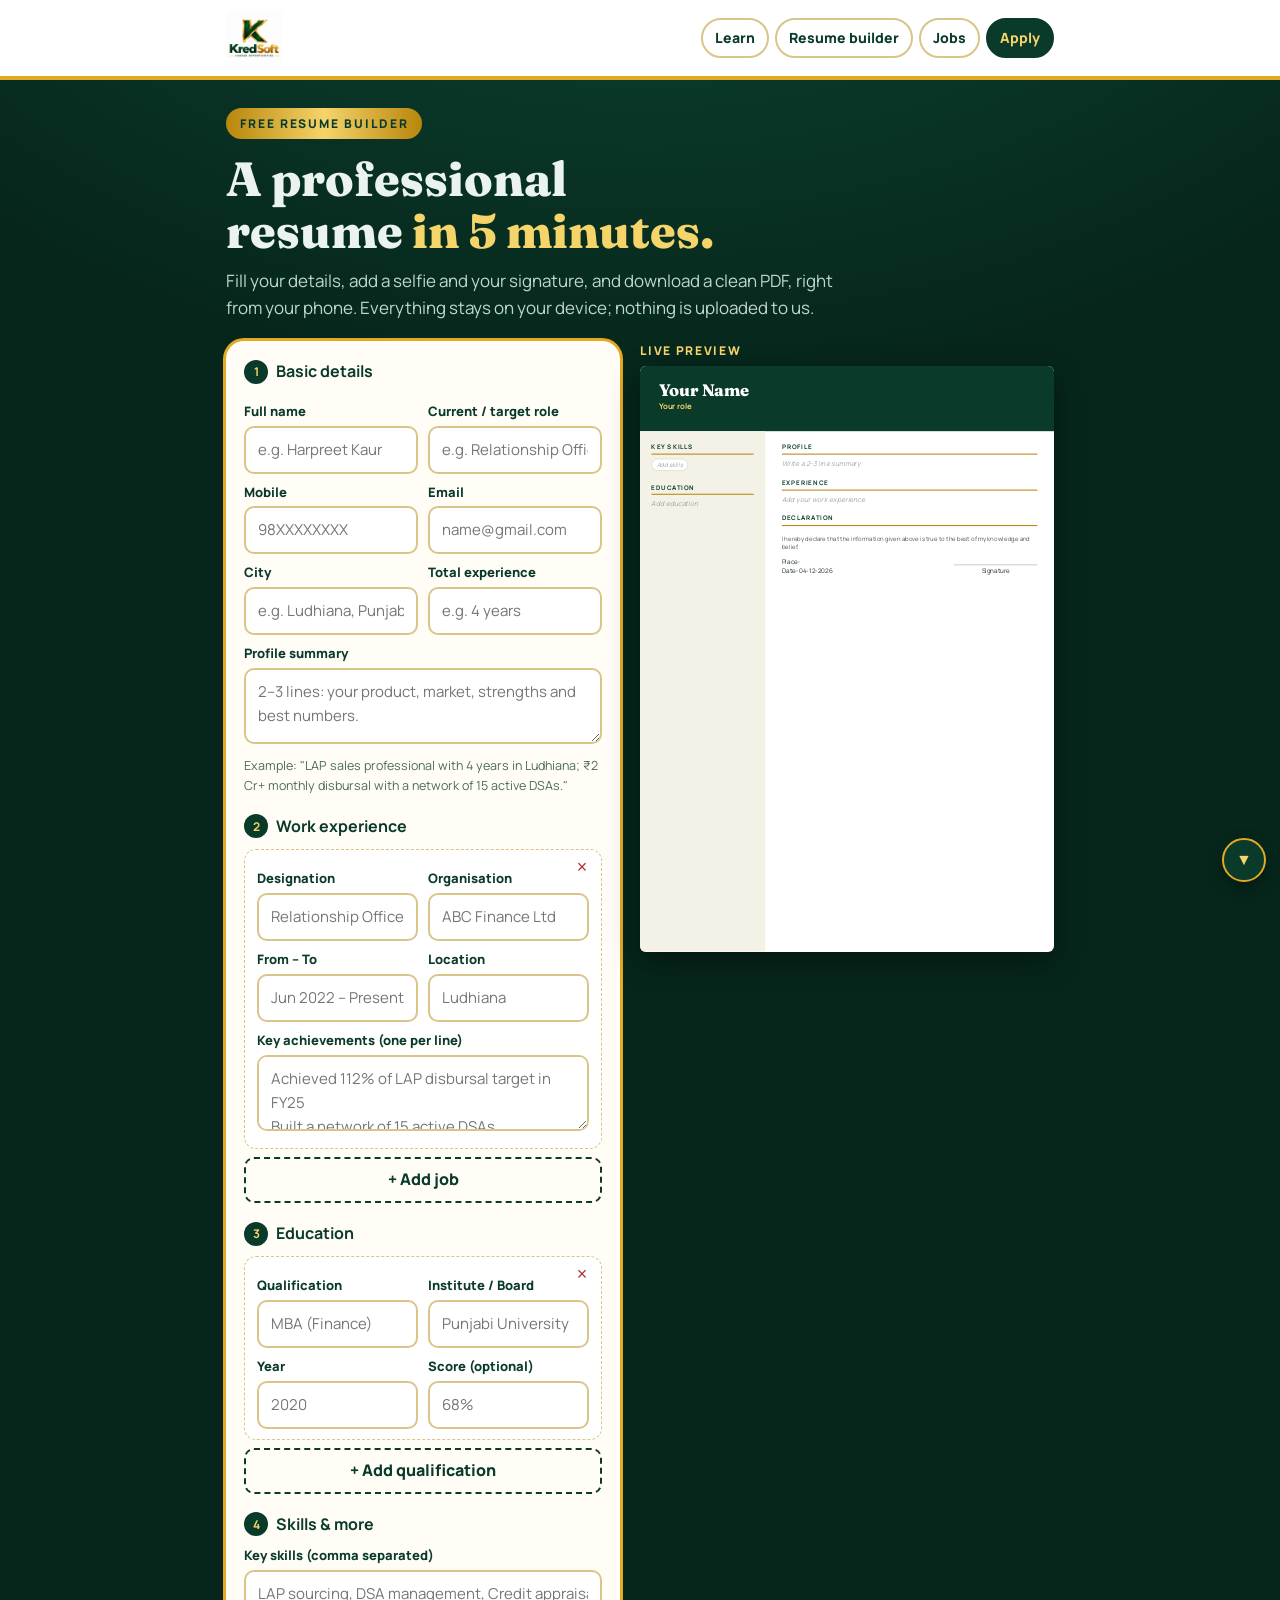
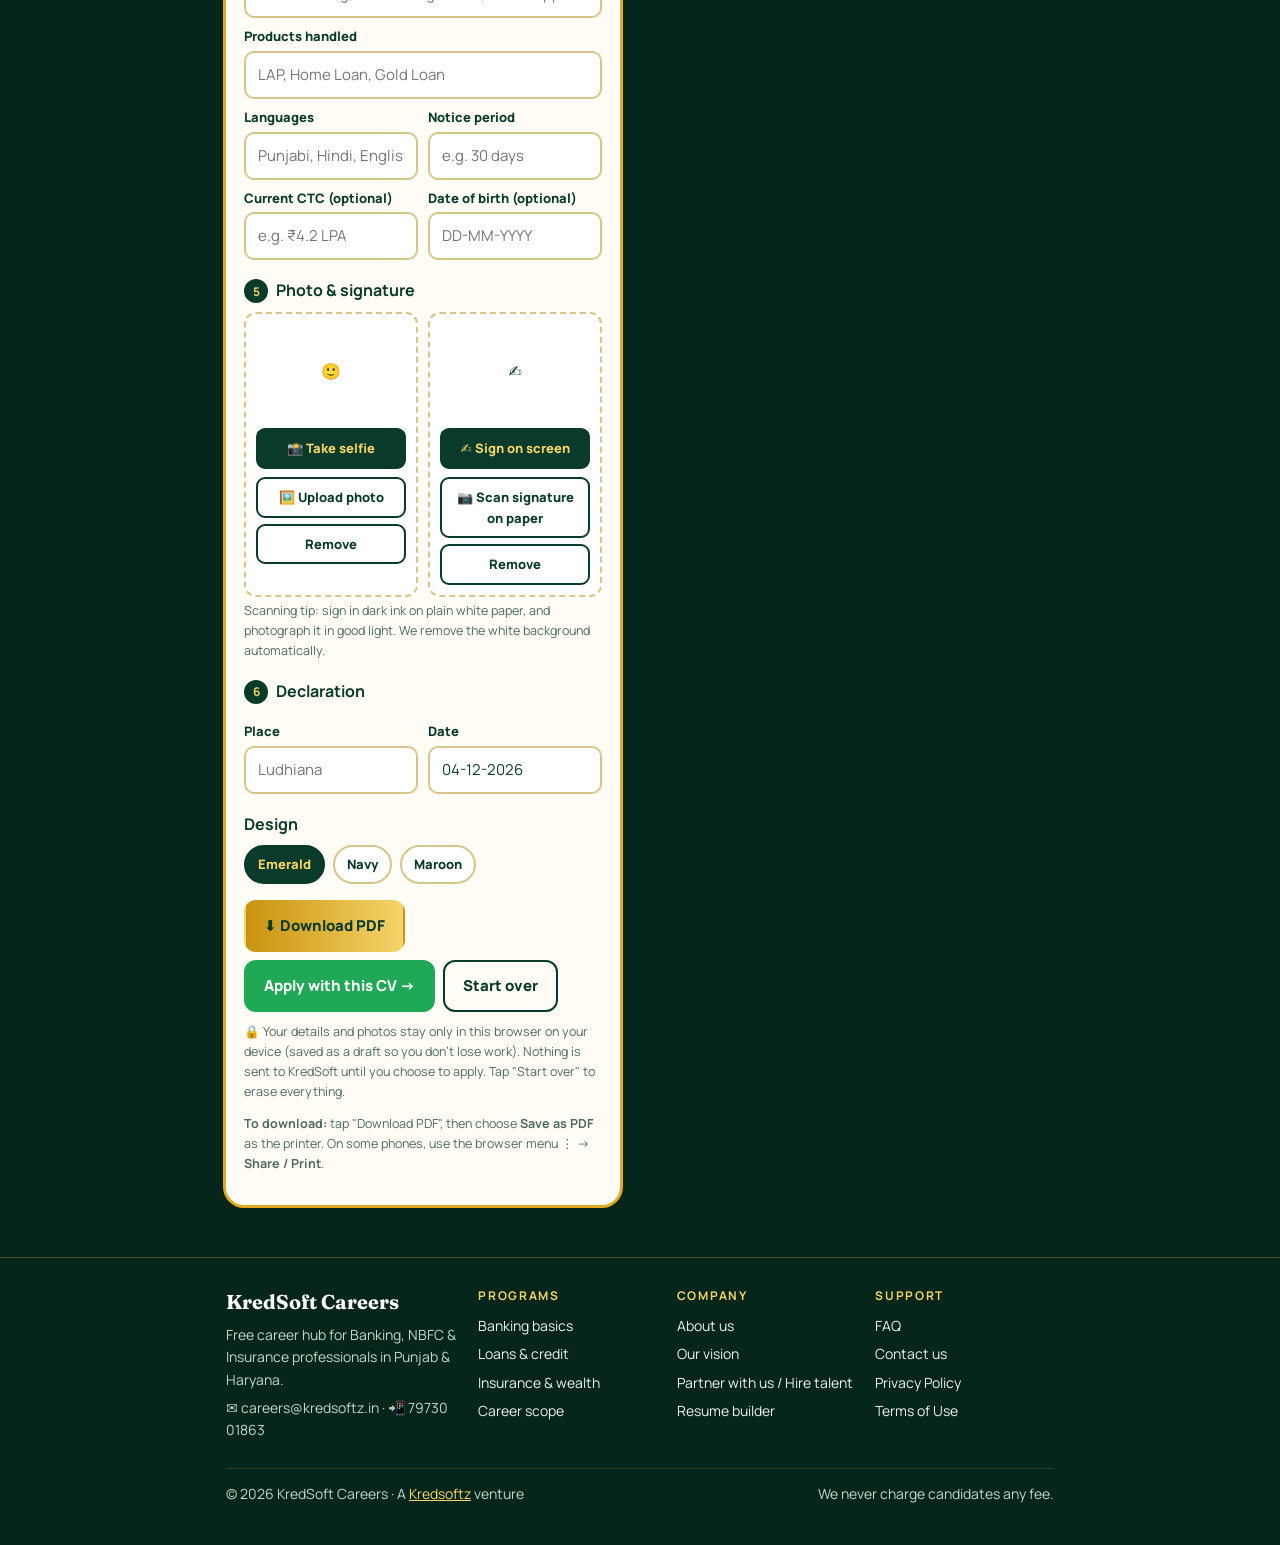
<file: resume.html>
<!DOCTYPE html>
<html lang="en">
<head>
<meta charset="utf-8">
<meta name="viewport" content="width=device-width, initial-scale=1, viewport-fit=cover">
<title>Free Resume Builder | KredSoft Careers</title>
<meta name="description" content="Build a professional BFSI resume in 5 minutes with photo and signature. Free, private: nothing leaves your phone.">
<meta property="og:title" content="Free Resume Builder | KredSoft Careers">
<meta property="og:description" content="Build a professional BFSI resume in 5 minutes with photo and signature. Free, private: nothing leaves your phone.">
<meta property="og:image" content="https://careers.kredsoftz.in/logo.png">
<meta name="theme-color" content="#0A3A2A">
<link rel="icon" href="logo.png">
<link rel="preconnect" href="https://fonts.googleapis.com">
<link rel="stylesheet" href="https://fonts.googleapis.com/css2?family=Manrope:wght@500;600;700;800&family=Fraunces:opsz,wght@9..144,700;9..144,800&display=swap">
<link rel="stylesheet" href="site.css">

</head>
<body>
<header class="top"><div class="wrap">
  <a href="./"><img src="logo.png" alt="KredSoft Careers"></a>
  <nav><a href="learn">Learn</a><a href="resume">Resume builder</a><a href="./#jobs">Jobs</a><a href="apply" class="cta">Apply</a></nav>
</div></header>
<main>

<style>
.rb{display:grid;grid-template-columns:minmax(0,1fr) minmax(0,1.05fr);gap:20px;align-items:start}
@media (max-width:900px){.rb{grid-template-columns:minmax(0,1fr)}}
.panel,.sheetwrap{min-width:0}
.panel{background:var(--paper);color:var(--ink);border-radius:18px;padding:18px;box-shadow:0 0 0 3px var(--gold)}
.panel h3{margin:18px 0 8px;font-size:16px;display:flex;align-items:center;gap:8px}
.panel h3:first-child{margin-top:0}
.panel h3 .n{width:24px;height:24px;border-radius:50%;background:var(--ink);color:var(--gold-soft);font-size:12px;display:inline-flex;align-items:center;justify-content:center}
.row2{display:grid;grid-template-columns:1fr 1fr;gap:10px}
@media (max-width:480px){.row2{grid-template-columns:1fr}}
.panel label{display:block;font-size:13px;font-weight:800;margin:8px 0 4px}
.panel input,.panel textarea,.panel select{width:100%;font:inherit;font-size:15px;color:var(--ink);background:#fff;border:2px solid var(--line);border-radius:10px;padding:10px 12px}
.panel textarea{min-height:76px;resize:vertical}
.hint{font-size:12.5px;color:var(--ink-soft);margin-top:4px}
.block{border:1.5px dashed var(--line);border-radius:12px;padding:10px 12px;margin-top:10px;position:relative;background:#fff}
.block .x{position:absolute;top:6px;right:8px;border:none;background:none;font-size:18px;cursor:pointer;color:#a33}
.add{margin-top:8px;border:2px dashed var(--ink);background:none;color:var(--ink);font:inherit;font-weight:800;border-radius:10px;padding:8px 12px;cursor:pointer;width:100%}
.media{display:grid;grid-template-columns:1fr 1fr;gap:10px}
.mbox{border:2px dashed var(--line);border-radius:12px;padding:10px;text-align:center;background:#fff}
.mbox .pv{height:96px;display:flex;align-items:center;justify-content:center;margin-bottom:8px}
.mbox .pv img{max-height:96px;max-width:100%;border-radius:8px}
.mbtn{display:block;width:100%;margin-top:6px;font:inherit;font-weight:800;font-size:13px;padding:8px;border-radius:9px;border:2px solid var(--ink);background:#fff;color:var(--ink);cursor:pointer}
.mbtn.p{background:var(--ink);color:var(--gold-soft)}
.mbtn input{display:none}
.padwrap{display:none;margin-top:10px}
.padwrap.on{display:block}
#pad{width:100%;height:160px;background:#fff;border:2px solid var(--ink);border-radius:10px;touch-action:none}
.actions{display:flex;gap:8px;flex-wrap:wrap;margin-top:16px}
.priv{font-size:12.5px;color:var(--ink-soft);margin-top:10px}
.tpl{display:flex;gap:8px;flex-wrap:wrap}
.tpl button{font:inherit;font-weight:800;font-size:13px;padding:7px 12px;border-radius:999px;border:2px solid var(--line);background:#fff;color:var(--ink);cursor:pointer}
.tpl button.on{background:var(--ink);color:var(--gold-soft);border-color:var(--ink)}
/* resume preview */
.sheetwrap{position:sticky;top:12px}
.sheetwrap .lbl{font-size:12px;font-weight:800;letter-spacing:.14em;color:var(--gold-soft);text-transform:uppercase;margin-bottom:6px}
#sheet{background:#fff;color:#1d2a26;border-radius:6px;box-shadow:0 10px 30px rgba(0,0,0,.4);aspect-ratio:210/297;overflow:hidden;font-family:"Manrope",Arial,sans-serif;--ac:#0A3A2A;--ac2:#B8860B}
#sheet .in{transform-origin:top left}
.cv{width:794px;min-height:1123px;padding:0;font-size:13px;line-height:1.45;display:flex;flex-direction:column}
.cv .bd{flex:1}
.cv .hd{display:flex;gap:20px;align-items:center;background:var(--ac);color:#fff;padding:28px 36px}
.cv .ph{width:104px;height:104px;border-radius:50%;object-fit:cover;border:3px solid var(--ac2);background:#ffffff22;flex-shrink:0}
.cv .nm{font-family:"Fraunces",Georgia,serif;font-size:32px;font-weight:800;line-height:1.1}
.cv .rl{color:#F5D46A;font-weight:700;font-size:15px;margin-top:4px}
.cv .ct{font-size:12px;margin-top:8px;opacity:.95;display:flex;flex-wrap:wrap;gap:4px 14px}
.cv .bd{display:grid;grid-template-columns:240px 1fr}
.cv .sd{background:#F4F1E6;padding:22px 22px 30px}
.cv .mn{padding:22px 32px 30px}
.cv h4{font-size:12px;letter-spacing:.14em;text-transform:uppercase;color:var(--ac);border-bottom:2px solid var(--ac2);padding-bottom:4px;margin:18px 0 8px}
.cv h4:first-child{margin-top:0}
.cv .tags span{display:inline-block;background:#fff;border:1px solid #d9cfae;border-radius:999px;padding:2px 9px;margin:0 4px 5px 0;font-size:11.5px}
.cv .job{margin-bottom:12px}
.cv .job b{font-size:14px;color:var(--ac)}
.cv .job .m{font-size:12px;color:#5b6b64}
.cv .job ul{margin:4px 0 0;padding-left:16px}
.cv .kv{font-size:12px;margin:3px 0}
.cv .kv b{color:var(--ac)}
.cv .decl{margin-top:16px;font-size:11.5px;color:#4a5a54}
.cv .sig{display:flex;justify-content:space-between;align-items:flex-end;margin-top:10px}
.cv .sig img{max-height:56px;max-width:180px}
.cv .sig .pl{font-size:12px}
.cv.t-blue{--ac:#16325C;--ac2:#3B82C4}.cv.t-maroon{--ac:#5B1A2A;--ac2:#C8963E}
.cv .empty{color:#9aa7a1;font-style:italic}
@media print{
  @page{size:A4;margin:0}
  body{background:#fff!important}
  main>section>.wrap>*:not(.rb){display:none!important}
  html,body{margin:0!important;padding:0!important}
  section{padding:0!important}.wrap{padding:0!important;max-width:none!important}.rb{margin:0!important}.sheetwrap{position:static}
  .rb{display:block}.panel,.sheetwrap .lbl,.noprint{display:none!important}
  #sheet{box-shadow:none;border-radius:0;aspect-ratio:auto;width:210mm;height:296mm;overflow:hidden}
  #sheet .in{transform:none!important}
  .cv{width:210mm;min-height:296mm;height:296mm}
  *{-webkit-print-color-adjust:exact;print-color-adjust:exact}
}
</style>

<section><div class="wrap">
  <span class="eyebrow noprint">Free resume builder</span>
  <h1 class="noprint">A professional resume <em>in 5 minutes.</em></h1>
  <p class="lead noprint">Fill your details, add a selfie and your signature, and download a clean PDF, right from your phone. Everything stays on your device; nothing is uploaded to us.</p>

  <div class="rb" style="margin-top:20px">
  <form class="panel" id="f" autocomplete="on" onsubmit="return false">
    <h3><span class="n">1</span>Basic details</h3>
    <div class="row2"><div><label for="name">Full name</label><input id="name" placeholder="e.g. Harpreet Kaur"></div><div><label for="role">Current / target role</label><input id="role" placeholder="e.g. Relationship Officer – LAP"></div></div>
    <div class="row2"><div><label for="phone">Mobile</label><input id="phone" inputmode="tel" placeholder="98XXXXXXXX"></div><div><label for="email">Email</label><input id="email" type="email" placeholder="name@gmail.com"></div></div>
    <div class="row2"><div><label for="loc">City</label><input id="loc" placeholder="e.g. Ludhiana, Punjab"></div><div><label for="exp">Total experience</label><input id="exp" placeholder="e.g. 4 years"></div></div>
    <label for="summary">Profile summary</label><textarea id="summary" placeholder="2–3 lines: your product, market, strengths and best numbers."></textarea>
    <div class="hint">Example: "LAP sales professional with 4 years in Ludhiana; ₹2 Cr+ monthly disbursal with a network of 15 active DSAs."</div>

    <h3><span class="n">2</span>Work experience</h3>
    <div id="jobs"></div><button type="button" class="add" id="addJob">+ Add job</button>

    <h3><span class="n">3</span>Education</h3>
    <div id="edus"></div><button type="button" class="add" id="addEdu">+ Add qualification</button>

    <h3><span class="n">4</span>Skills &amp; more</h3>
    <label for="skills">Key skills (comma separated)</label><input id="skills" placeholder="LAP sourcing, DSA management, Credit appraisal, Cross-selling">
    <label for="products">Products handled</label><input id="products" placeholder="LAP, Home Loan, Gold Loan">
    <div class="row2"><div><label for="langs">Languages</label><input id="langs" placeholder="Punjabi, Hindi, English"></div><div><label for="notice">Notice period</label><input id="notice" placeholder="e.g. 30 days"></div></div>
    <div class="row2"><div><label for="ctc">Current CTC (optional)</label><input id="ctc" placeholder="e.g. ₹4.2 LPA"></div><div><label for="dob">Date of birth (optional)</label><input id="dob" placeholder="DD-MM-YYYY"></div></div>

    <h3><span class="n">5</span>Photo &amp; signature</h3>
    <div class="media">
      <div class="mbox"><div class="pv" id="phpv">🙂</div>
        <label class="mbtn p">📸 Take selfie<input type="file" accept="image/*" capture="user" id="phCam"></label>
        <label class="mbtn">🖼️ Upload photo<input type="file" accept="image/*" id="phUp"></label>
        <button type="button" class="mbtn" id="phDel">Remove</button></div>
      <div class="mbox"><div class="pv" id="sgpv">✍️</div>
        <button type="button" class="mbtn p" id="sgDraw">✍️ Sign on screen</button>
        <label class="mbtn">📷 Scan signature on paper<input type="file" accept="image/*" capture="environment" id="sgCam"></label>
        <button type="button" class="mbtn" id="sgDel">Remove</button></div>
    </div>
    <div class="hint">Scanning tip: sign in dark ink on plain white paper, and photograph it in good light. We remove the white background automatically.</div>
    <div class="padwrap" id="padwrap"><canvas id="pad"></canvas><div class="actions"><button type="button" class="mbtn p" id="padOk" style="width:auto">Use signature</button><button type="button" class="mbtn" id="padClr" style="width:auto">Clear</button></div></div>

    <h3><span class="n">6</span>Declaration</h3>
    <div class="row2"><div><label for="place">Place</label><input id="place" placeholder="Ludhiana"></div><div><label for="date">Date</label><input id="date"></div></div>

    <h3>Design</h3>
    <div class="tpl" id="tpl"><button type="button" data-t="" class="on">Emerald</button><button type="button" data-t="t-blue">Navy</button><button type="button" data-t="t-maroon">Maroon</button></div>

    <div class="actions">
      <button type="button" class="btn gold" id="dl">⬇️ Download PDF</button>
      <a class="btn wa" href="apply">Apply with this CV →</a>
      <button type="button" class="btn ghost" id="reset" style="color:var(--ink);border-color:var(--ink)">Start over</button>
    </div>
    <p class="priv">🔒 Your details and photos stay only in this browser on your device (saved as a draft so you don't lose work). Nothing is sent to KredSoft until you choose to apply. Tap "Start over" to erase everything.</p>
    <p class="priv"><b>To download:</b> tap "Download PDF", then choose <b>Save as PDF</b> as the printer. On some phones, use the browser menu ⋮ → <b>Share / Print</b>.</p>
  </form>

  <div class="sheetwrap"><div class="lbl">Live preview</div><div id="sheet"><div class="in" id="sheetIn"></div></div></div>
  </div>
</div></section>

<script>
(function(){
const $=id=>document.getElementById(id);
const F=['name','role','phone','email','loc','exp','summary','skills','products','langs','notice','ctc','dob','place','date'];
let st={jobs:[],edus:[],photo:'',sig:'',tpl:''};
const esc=s=>(s||'').replace(/[&<>"]/g,c=>({'&':'&amp;','<':'&lt;','>':'&gt;','"':'&quot;'}[c]));
function save(){try{const d={...st};F.forEach(k=>d[k]=$(k).value);localStorage.setItem('ks-resume',JSON.stringify(d))}catch(e){}}
function load(){try{const d=JSON.parse(localStorage.getItem('ks-resume')||'null');if(!d)return false;F.forEach(k=>{if(d[k]!=null)$(k).value=d[k]});st.jobs=d.jobs||[];st.edus=d.edus||[];st.photo=d.photo||'';st.sig=d.sig||'';st.tpl=d.tpl||'';return true}catch(e){return false}}
function blockJob(j,i){return `<div class="block"><button type="button" class="x" data-del="jobs" data-i="${i}" aria-label="Remove">×</button>
<div class="row2"><div><label>Designation</label><input data-a="jobs" data-i="${i}" data-k="title" value="${esc(j.title)}" placeholder="Relationship Officer"></div><div><label>Organisation</label><input data-a="jobs" data-i="${i}" data-k="org" value="${esc(j.org)}" placeholder="ABC Finance Ltd"></div></div>
<div class="row2"><div><label>From – To</label><input data-a="jobs" data-i="${i}" data-k="dur" value="${esc(j.dur)}" placeholder="Jun 2022 – Present"></div><div><label>Location</label><input data-a="jobs" data-i="${i}" data-k="loc" value="${esc(j.loc)}" placeholder="Ludhiana"></div></div>
<label>Key achievements (one per line)</label><textarea data-a="jobs" data-i="${i}" data-k="pts" placeholder="Achieved 112% of LAP disbursal target in FY25&#10;Built a network of 15 active DSAs">${esc(j.pts)}</textarea></div>`}
function blockEdu(e,i){return `<div class="block"><button type="button" class="x" data-del="edus" data-i="${i}" aria-label="Remove">×</button>
<div class="row2"><div><label>Qualification</label><input data-a="edus" data-i="${i}" data-k="deg" value="${esc(e.deg)}" placeholder="MBA (Finance)"></div><div><label>Institute / Board</label><input data-a="edus" data-i="${i}" data-k="ins" value="${esc(e.ins)}" placeholder="Punjabi University"></div></div>
<div class="row2"><div><label>Year</label><input data-a="edus" data-i="${i}" data-k="yr" value="${esc(e.yr)}" placeholder="2020"></div><div><label>Score (optional)</label><input data-a="edus" data-i="${i}" data-k="sc" value="${esc(e.sc)}" placeholder="68%"></div></div></div>`}
function drawBlocks(){$('jobs').innerHTML=st.jobs.map(blockJob).join('');$('edus').innerHTML=st.edus.map(blockEdu).join('')}
function list(v){return (v||'').split(',').map(s=>s.trim()).filter(Boolean)}
function render(){
  const v=k=>esc($(k).value.trim());
  const ph=st.photo?`<img class="ph" src="${st.photo}" alt="">`:'';
  const contact=[v('phone')&&'📞 '+v('phone'),v('email')&&'✉️ '+v('email'),v('loc')&&'📍 '+v('loc')].filter(Boolean).map(x=>`<span>${x}</span>`).join('');
  const tags=a=>a.map(x=>`<span>${esc(x)}</span>`).join('');
  const jobs=st.jobs.filter(j=>j.title||j.org).map(j=>`<div class="job"><b>${esc(j.title)}</b>${j.org?' · '+esc(j.org):''}<div class="m">${esc(j.dur)}${j.loc?' · '+esc(j.loc):''}</div>${j.pts?'<ul>'+j.pts.split('\n').filter(s=>s.trim()).map(s=>'<li>'+esc(s)+'</li>').join('')+'</ul>':''}</div>`).join('')||'<div class="empty">Add your work experience</div>';
  const edus=st.edus.filter(e=>e.deg).map(e=>`<div class="kv"><b>${esc(e.deg)}</b><br>${esc(e.ins)}${e.yr?' · '+esc(e.yr):''}${e.sc?' · '+esc(e.sc):''}</div>`).join('')||'<div class="empty">Add education</div>';
  const pers=[['Experience',v('exp')],['Notice period',v('notice')],['Current CTC',v('ctc')],['Date of birth',v('dob')],['Languages',v('langs')]].filter(x=>x[1]).map(x=>`<div class="kv"><b>${x[0]}:</b> ${x[1]}</div>`).join('');
  $('sheetIn').innerHTML=`<div class="cv ${st.tpl}">
   <div class="hd">${ph}<div><div class="nm">${v('name')||'Your Name'}</div><div class="rl">${v('role')||'Your role'}</div><div class="ct">${contact}</div></div></div>
   <div class="bd"><div class="sd">
     <h4>Key skills</h4><div class="tags">${tags(list($('skills').value))||'<span class="empty">Add skills</span>'}</div>
     ${list($('products').value).length?'<h4>Products</h4><div class="tags">'+tags(list($('products').value))+'</div>':''}
     <h4>Education</h4>${edus}
     ${pers?'<h4>Personal</h4>'+pers:''}
   </div><div class="mn">
     <h4>Profile</h4><div>${v('summary')||'<span class="empty">Write a 2–3 line summary</span>'}</div>
     <h4>Experience</h4>${jobs}
     <h4>Declaration</h4><div class="decl">I hereby declare that the information given above is true to the best of my knowledge and belief.</div>
     <div class="sig"><div class="pl">Place: ${v('place')}<br>Date: ${v('date')}</div><div style="text-align:center">${st.sig?`<img src="${st.sig}" alt="">`:''}<div style="font-size:12px;border-top:1px solid #999;padding-top:2px;min-width:160px">${v('name')||'Signature'}</div></div></div>
   </div></div></div>`;
  fit();save();
}
function fit(){const w=$('sheet').clientWidth;$('sheetIn').style.transform=`scale(${w/794})`}
addEventListener('resize',fit);
document.addEventListener('input',e=>{const t=e.target;if(t.dataset.a){st[t.dataset.a][+t.dataset.i][t.dataset.k]=t.value;render()}else if(F.includes(t.id))render()});
document.addEventListener('click',e=>{const t=e.target;if(t.dataset&&t.dataset.del){st[t.dataset.del].splice(+t.dataset.i,1);drawBlocks();render()}});
$('addJob').onclick=()=>{st.jobs.push({title:'',org:'',dur:'',loc:'',pts:''});drawBlocks();render()};
$('addEdu').onclick=()=>{st.edus.push({deg:'',ins:'',yr:'',sc:''});drawBlocks();render()};
document.querySelectorAll('#tpl button').forEach(b=>b.onclick=()=>{document.querySelectorAll('#tpl button').forEach(x=>x.classList.toggle('on',x===b));st.tpl=b.dataset.t;render()});
function readImg(file,cb){const r=new FileReader();r.onload=()=>{const im=new Image();im.onload=()=>cb(im);im.src=r.result};r.readAsDataURL(file)}
function setPhoto(file){if(!file)return;readImg(file,im=>{const s=Math.min(im.width,im.height),c=document.createElement('canvas');c.width=c.height=360;c.getContext('2d').drawImage(im,(im.width-s)/2,(im.height-s)/2,s,s,0,0,360,360);st.photo=c.toDataURL('image/jpeg',.85);$('phpv').innerHTML=`<img src="${st.photo}" alt="">`;render()})}
$('phCam').onchange=e=>setPhoto(e.target.files[0]);$('phUp').onchange=e=>setPhoto(e.target.files[0]);
$('phDel').onclick=()=>{st.photo='';$('phpv').textContent='🙂';render()};
// scan signature: remove light background, crop to ink
$('sgCam').onchange=e=>{const f=e.target.files[0];if(!f)return;readImg(f,im=>{
  const sc=Math.min(1,1200/im.width),w=Math.round(im.width*sc),h=Math.round(im.height*sc);
  const c=document.createElement('canvas');c.width=w;c.height=h;const x=c.getContext('2d');x.drawImage(im,0,0,w,h);
  const d=x.getImageData(0,0,w,h),p=d.data;let sum=0;for(let i=0;i<p.length;i+=4)sum+=(p[i]+p[i+1]+p[i+2])/3;const avg=sum/(p.length/4),th=avg*0.72;
  let minx=w,miny=h,maxx=0,maxy=0;
  for(let y=0;y<h;y++)for(let xx=0;xx<w;xx++){const i=(y*w+xx)*4,l=(p[i]+p[i+1]+p[i+2])/3;
    if(l>th){p[i+3]=0}else{p[i]=p[i+1]=p[i+2]=20;p[i+3]=255;if(xx<minx)minx=xx;if(xx>maxx)maxx=xx;if(y<miny)miny=y;if(y>maxy)maxy=y}}
  x.putImageData(d,0,0);
  if(maxx<=minx){alert('Signature not detected. Try again in better light.');return}
  const pad=8,cw=maxx-minx+pad*2,ch=maxy-miny+pad*2,o=document.createElement('canvas');o.width=cw;o.height=ch;
  o.getContext('2d').drawImage(c,minx-pad,miny-pad,cw,ch,0,0,cw,ch);setSig(o.toDataURL('image/png'))})};
function setSig(u){st.sig=u;$('sgpv').innerHTML=u?`<img src="${u}" alt="">`:'✍️';render()}
$('sgDel').onclick=()=>setSig('');
// draw pad
const pad=$('pad');let ctx,drawing=false,has=false;
function sizePad(){const r=pad.getBoundingClientRect();pad.width=r.width*2;pad.height=r.height*2;ctx=pad.getContext('2d');ctx.scale(2,2);ctx.lineWidth=2.4;ctx.lineCap='round';ctx.lineJoin='round';ctx.strokeStyle='#111';has=false}
function pt(e){const r=pad.getBoundingClientRect();return[e.clientX-r.left,e.clientY-r.top]}
pad.addEventListener('pointerdown',e=>{drawing=true;has=true;pad.setPointerCapture(e.pointerId);const[a,b]=pt(e);ctx.beginPath();ctx.moveTo(a,b)});
pad.addEventListener('pointermove',e=>{if(!drawing)return;const[a,b]=pt(e);ctx.lineTo(a,b);ctx.stroke()});
addEventListener('pointerup',()=>drawing=false);
$('sgDraw').onclick=()=>{$('padwrap').classList.add('on');sizePad();$('padwrap').scrollIntoView({block:'center',behavior:'smooth'})};
$('padClr').onclick=sizePad;
$('padOk').onclick=()=>{if(has)setSig(pad.toDataURL('image/png'));$('padwrap').classList.remove('on')};
$('dl').onclick=()=>{const t=document.title;document.title=($('name').value.trim()||'Resume').replace(/\s+/g,'_')+'_CV';window.print();setTimeout(()=>document.title=t,1500)};
$('reset').onclick=()=>{if(!window.confirm||confirm('Erase all details and start over?')){try{localStorage.removeItem('ks-resume')}catch(e){}st={jobs:[{title:'',org:'',dur:'',loc:'',pts:''}],edus:[{deg:'',ins:'',yr:'',sc:''}],photo:'',sig:'',tpl:''};F.forEach(k=>$(k).value='');$('phpv').textContent='🙂';$('sgpv').textContent='✍️';drawBlocks();render()}};
if(!load()){st.jobs=[{title:'',org:'',dur:'',loc:'',pts:''}];st.edus=[{deg:'',ins:'',yr:'',sc:''}]}
if(!$('date').value){const d=new Date();$('date').value=String(d.getDate()).padStart(2,'0')+'-'+String(d.getMonth()+1).padStart(2,'0')+'-'+d.getFullYear()}
if(st.photo)$('phpv').innerHTML=`<img src="${st.photo}" alt="">`;if(st.sig)$('sgpv').innerHTML=`<img src="${st.sig}" alt="">`;
document.querySelectorAll('#tpl button').forEach(x=>x.classList.toggle('on',x.dataset.t===st.tpl));
drawBlocks();render();
})();
</script>

</main>
<footer class="site"><div class="wrap">
  <div class="fgrid">
    <div class="fbrand"><b>KredSoft Careers</b><p>Free career hub for Banking, NBFC &amp; Insurance professionals in Punjab &amp; Haryana.</p><p>✉️ careers@kredsoftz.in · 📲 79730 01863</p></div>
    <div><h4>Programs</h4><a href="learn#banking">Banking basics</a><a href="learn#loans">Loans &amp; credit</a><a href="learn#insurance">Insurance &amp; wealth</a><a href="learn#careers">Career scope</a></div>
    <div><h4>Company</h4><a href="./#about">About us</a><a href="./#upcoming">Our vision</a><a href="mailto:careers@kredsoftz.in?subject=Hiring%20partnership">Partner with us / Hire talent</a><a href="resume">Resume builder</a></div>
    <div><h4>Support</h4><a href="./#faq">FAQ</a><a href="mailto:careers@kredsoftz.in">Contact us</a><a href="privacy">Privacy Policy</a><a href="terms">Terms of Use</a></div>
  </div>
  <div class="fbottom"><span>© <span class="yr">2026</span> KredSoft Careers · A <a href="https://kredsoftz.in">Kredsoftz</a> venture</span><span>We never charge candidates any fee.</span></div>
</div></footer>
<div class="scrollnav" aria-label="Page scroll"><button type="button" id="toTop" aria-label="Scroll to top">&#9650;</button><button type="button" id="toBottom" aria-label="Scroll to bottom">&#9660;</button></div>
<script>
(function(){var up=document.getElementById('toTop'),dn=document.getElementById('toBottom');
function u(){var y=scrollY,m=document.documentElement.scrollHeight-innerHeight;up.classList.toggle('hide',y<300);dn.classList.toggle('hide',y>m-300)}
up.onclick=function(){scrollTo({top:0,behavior:'smooth'})};dn.onclick=function(){scrollTo({top:document.documentElement.scrollHeight,behavior:'smooth'})};
addEventListener('scroll',u,{passive:true});addEventListener('resize',u);u();
document.querySelectorAll('.yr').forEach(function(e){e.textContent=new Date().getFullYear()})})();
</script>
</body>
</html>
</file>
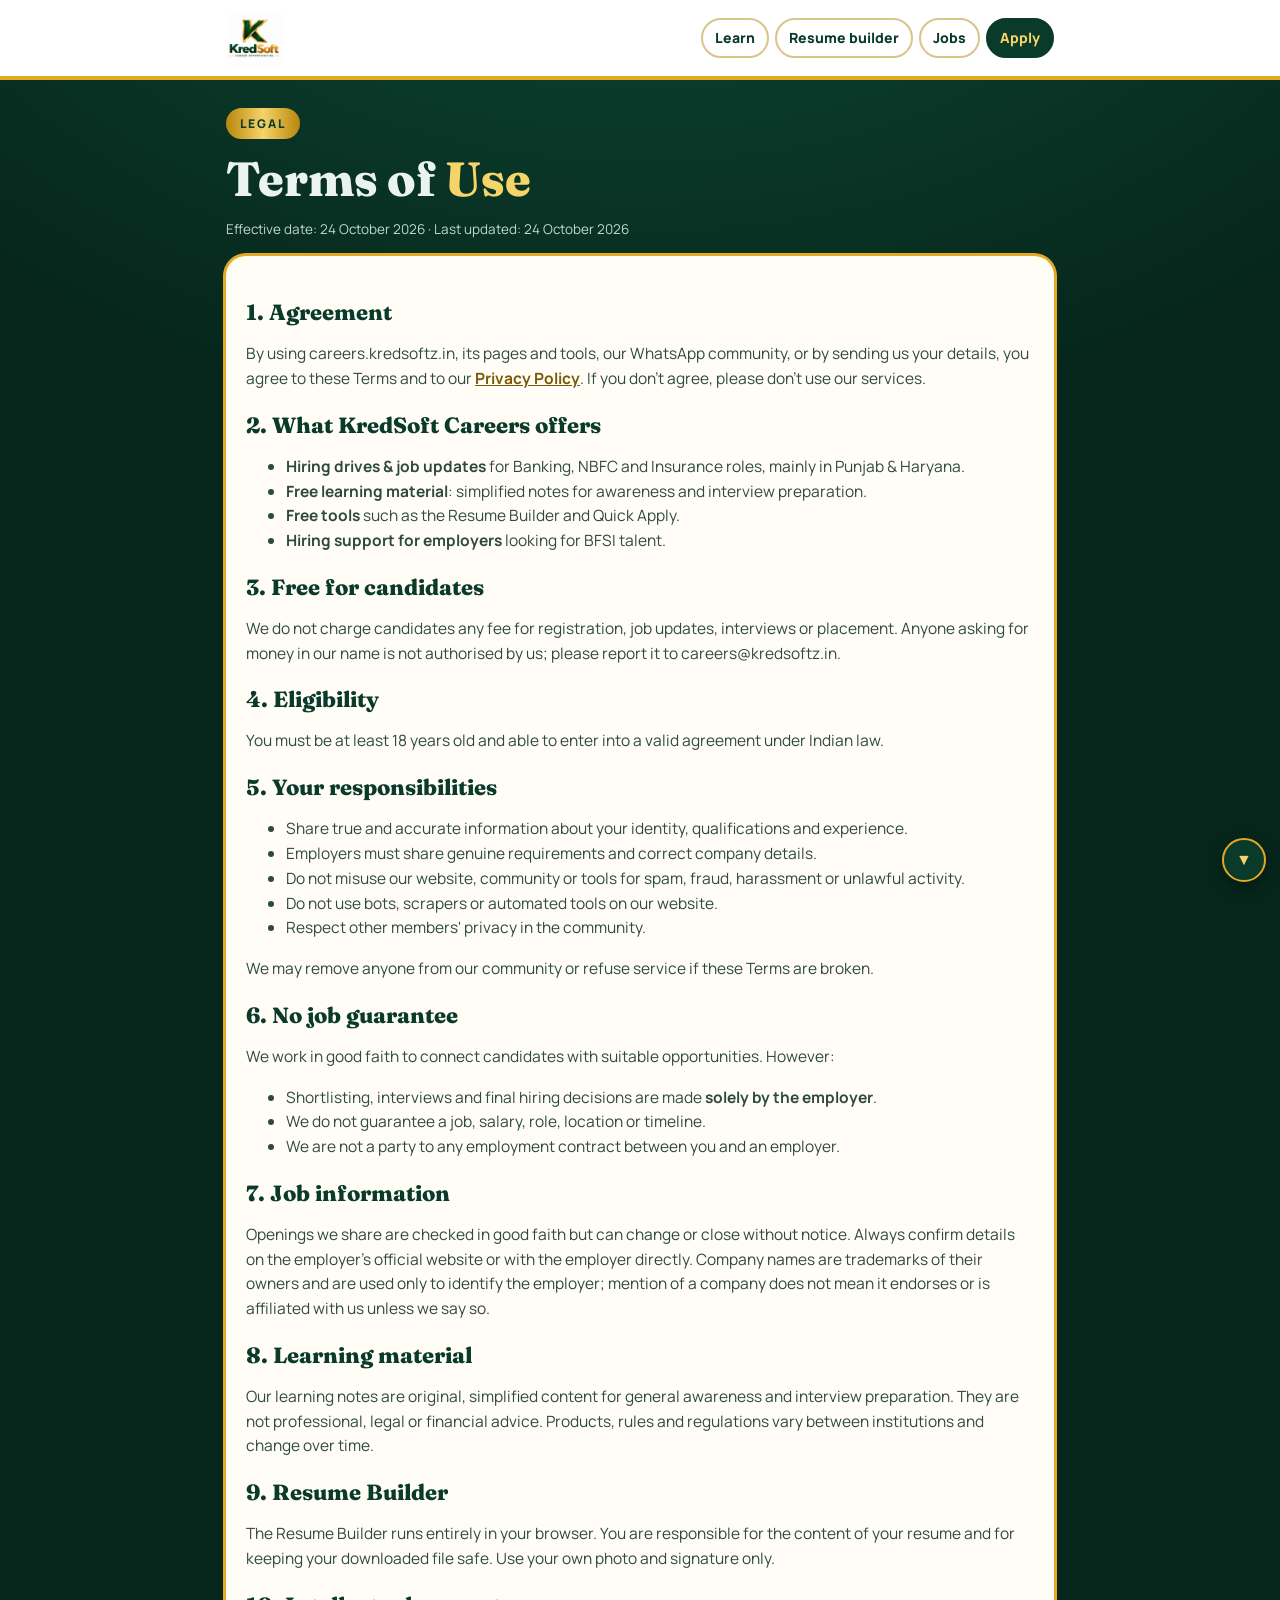
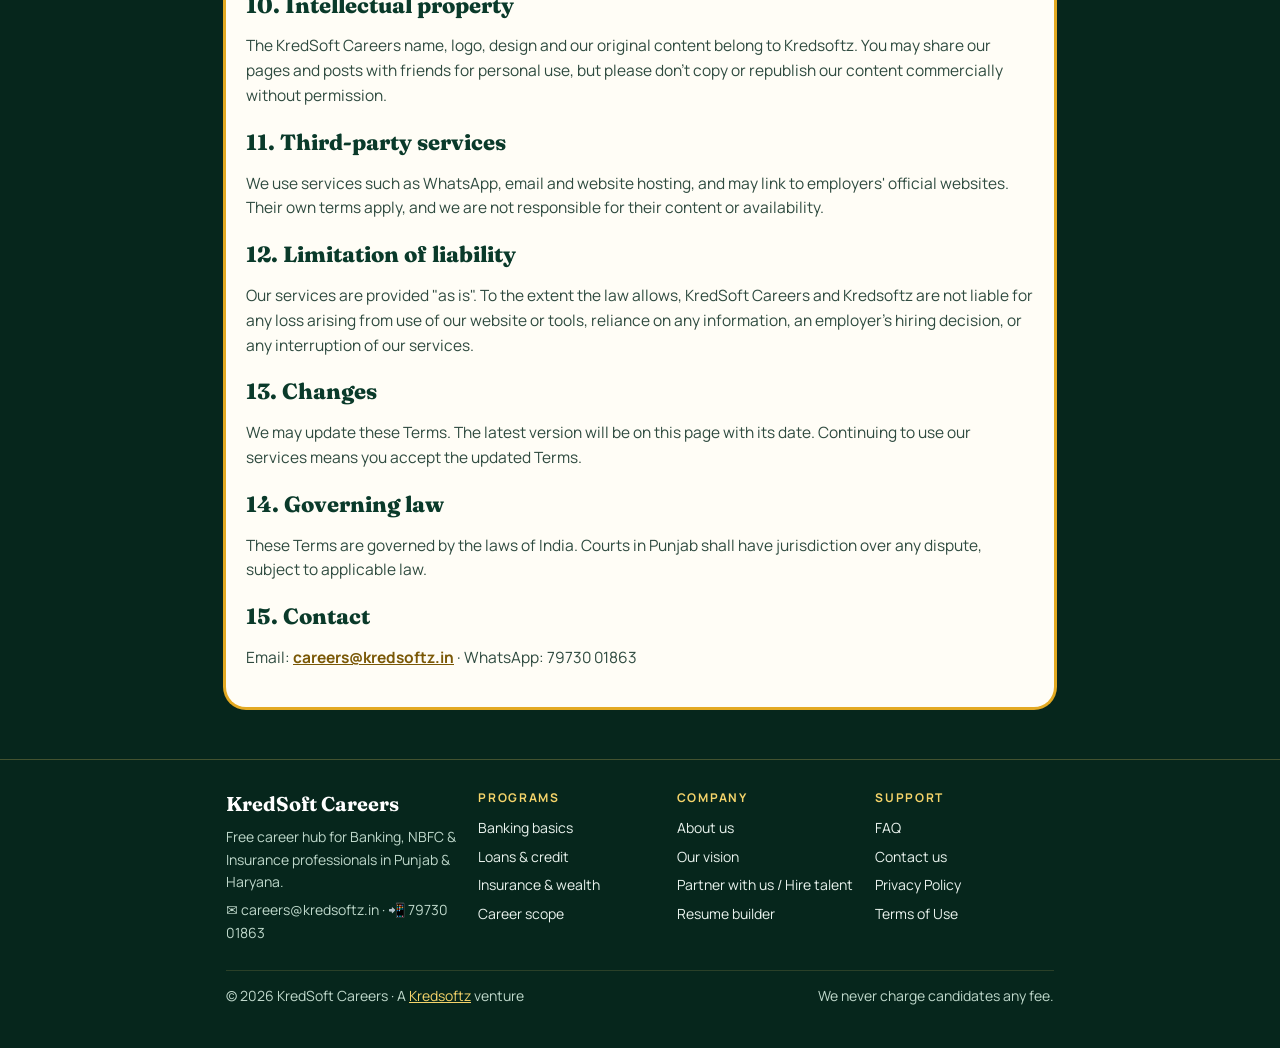
<file: terms.html>
<!DOCTYPE html>
<html lang="en">
<head>
<meta charset="utf-8">
<meta name="viewport" content="width=device-width, initial-scale=1, viewport-fit=cover">
<title>Terms of Use | KredSoft Careers</title>
<meta name="description" content="Terms for using KredSoft Careers: free for candidates, no job guarantee, fair use.">
<meta property="og:title" content="Terms of Use | KredSoft Careers">
<meta property="og:description" content="Terms for using KredSoft Careers: free for candidates, no job guarantee, fair use.">
<meta property="og:image" content="https://careers.kredsoftz.in/logo.png">
<meta name="theme-color" content="#0A3A2A">
<link rel="icon" href="logo.png">
<link rel="preconnect" href="https://fonts.googleapis.com">
<link rel="stylesheet" href="https://fonts.googleapis.com/css2?family=Manrope:wght@500;600;700;800&family=Fraunces:opsz,wght@9..144,700;9..144,800&display=swap">
<link rel="stylesheet" href="site.css">

</head>
<body>
<header class="top"><div class="wrap">
  <a href="./"><img src="logo.png" alt="KredSoft Careers"></a>
  <nav><a href="learn">Learn</a><a href="resume">Resume builder</a><a href="./#jobs">Jobs</a><a href="apply" class="cta">Apply</a></nav>
</div></header>
<main>

<section><div class="wrap">
<span class="eyebrow">Legal</span>
<h1>Terms of <em>Use</em></h1>
<p class="meta">Effective date: 24 October 2026 · Last updated: 24 October 2026</p>
<div class="doc" style="margin-top:16px">

<h2>1. Agreement</h2>
<p>By using careers.kredsoftz.in, its pages and tools, our WhatsApp community, or by sending us your details, you agree to these Terms and to our <a href="privacy">Privacy Policy</a>. If you don't agree, please don't use our services.</p>

<h2>2. What KredSoft Careers offers</h2>
<ul>
<li><b>Hiring drives &amp; job updates</b> for Banking, NBFC and Insurance roles, mainly in Punjab &amp; Haryana.</li>
<li><b>Free learning material</b>: simplified notes for awareness and interview preparation.</li>
<li><b>Free tools</b> such as the Resume Builder and Quick Apply.</li>
<li><b>Hiring support for employers</b> looking for BFSI talent.</li>
</ul>

<h2>3. Free for candidates</h2>
<p>We do not charge candidates any fee for registration, job updates, interviews or placement. Anyone asking for money in our name is not authorised by us; please report it to careers@kredsoftz.in.</p>

<h2>4. Eligibility</h2>
<p>You must be at least 18 years old and able to enter into a valid agreement under Indian law.</p>

<h2>5. Your responsibilities</h2>
<ul>
<li>Share true and accurate information about your identity, qualifications and experience.</li>
<li>Employers must share genuine requirements and correct company details.</li>
<li>Do not misuse our website, community or tools for spam, fraud, harassment or unlawful activity.</li>
<li>Do not use bots, scrapers or automated tools on our website.</li>
<li>Respect other members' privacy in the community.</li>
</ul>
<p>We may remove anyone from our community or refuse service if these Terms are broken.</p>

<h2>6. No job guarantee</h2>
<p>We work in good faith to connect candidates with suitable opportunities. However:</p>
<ul>
<li>Shortlisting, interviews and final hiring decisions are made <b>solely by the employer</b>.</li>
<li>We do not guarantee a job, salary, role, location or timeline.</li>
<li>We are not a party to any employment contract between you and an employer.</li>
</ul>

<h2>7. Job information</h2>
<p>Openings we share are checked in good faith but can change or close without notice. Always confirm details on the employer's official website or with the employer directly. Company names are trademarks of their owners and are used only to identify the employer; mention of a company does not mean it endorses or is affiliated with us unless we say so.</p>

<h2>8. Learning material</h2>
<p>Our learning notes are original, simplified content for general awareness and interview preparation. They are not professional, legal or financial advice. Products, rules and regulations vary between institutions and change over time.</p>

<h2>9. Resume Builder</h2>
<p>The Resume Builder runs entirely in your browser. You are responsible for the content of your resume and for keeping your downloaded file safe. Use your own photo and signature only.</p>

<h2>10. Intellectual property</h2>
<p>The KredSoft Careers name, logo, design and our original content belong to Kredsoftz. You may share our pages and posts with friends for personal use, but please don't copy or republish our content commercially without permission.</p>

<h2>11. Third-party services</h2>
<p>We use services such as WhatsApp, email and website hosting, and may link to employers' official websites. Their own terms apply, and we are not responsible for their content or availability.</p>

<h2>12. Limitation of liability</h2>
<p>Our services are provided "as is". To the extent the law allows, KredSoft Careers and Kredsoftz are not liable for any loss arising from use of our website or tools, reliance on any information, an employer's hiring decision, or any interruption of our services.</p>

<h2>13. Changes</h2>
<p>We may update these Terms. The latest version will be on this page with its date. Continuing to use our services means you accept the updated Terms.</p>

<h2>14. Governing law</h2>
<p>These Terms are governed by the laws of India. Courts in Punjab shall have jurisdiction over any dispute, subject to applicable law.</p>

<h2>15. Contact</h2>
<p>Email: <a href="mailto:careers@kredsoftz.in">careers@kredsoftz.in</a> · WhatsApp: 79730 01863</p>
</div>
</div></section>

</main>
<footer class="site"><div class="wrap">
  <div class="fgrid">
    <div class="fbrand"><b>KredSoft Careers</b><p>Free career hub for Banking, NBFC &amp; Insurance professionals in Punjab &amp; Haryana.</p><p>✉️ careers@kredsoftz.in · 📲 79730 01863</p></div>
    <div><h4>Programs</h4><a href="learn#banking">Banking basics</a><a href="learn#loans">Loans &amp; credit</a><a href="learn#insurance">Insurance &amp; wealth</a><a href="learn#careers">Career scope</a></div>
    <div><h4>Company</h4><a href="./#about">About us</a><a href="./#upcoming">Our vision</a><a href="mailto:careers@kredsoftz.in?subject=Hiring%20partnership">Partner with us / Hire talent</a><a href="resume">Resume builder</a></div>
    <div><h4>Support</h4><a href="./#faq">FAQ</a><a href="mailto:careers@kredsoftz.in">Contact us</a><a href="privacy">Privacy Policy</a><a href="terms">Terms of Use</a></div>
  </div>
  <div class="fbottom"><span>© <span class="yr">2026</span> KredSoft Careers · A <a href="https://kredsoftz.in">Kredsoftz</a> venture</span><span>We never charge candidates any fee.</span></div>
</div></footer>
<div class="scrollnav" aria-label="Page scroll"><button type="button" id="toTop" aria-label="Scroll to top">&#9650;</button><button type="button" id="toBottom" aria-label="Scroll to bottom">&#9660;</button></div>
<script>
(function(){var up=document.getElementById('toTop'),dn=document.getElementById('toBottom');
function u(){var y=scrollY,m=document.documentElement.scrollHeight-innerHeight;up.classList.toggle('hide',y<300);dn.classList.toggle('hide',y>m-300)}
up.onclick=function(){scrollTo({top:0,behavior:'smooth'})};dn.onclick=function(){scrollTo({top:document.documentElement.scrollHeight,behavior:'smooth'})};
addEventListener('scroll',u,{passive:true});addEventListener('resize',u);u();
document.querySelectorAll('.yr').forEach(function(e){e.textContent=new Date().getFullYear()})})();
</script>
</body>
</html>
</file>
<file: site.css>
:root{--bg:#0A3A2A;--deep:#06261C;--paper:#FFFDF6;--ink:#0A3A2A;--ink-soft:#4C6B5E;--gold:#E3A922;--gold-soft:#F5D46A;--line:#D9C48A;--wa:#1FA855;--on:#EAF3EE;--muted:#BFD8CB;
--display:"Fraunces",Georgia,serif;--body:"Manrope","Segoe UI",system-ui,sans-serif;color-scheme:dark}
*{box-sizing:border-box}
html{scroll-behavior:smooth}
body{margin:0;background:radial-gradient(1000px 700px at 50% -10%,#0F5A40,var(--bg) 50%,var(--deep));color:var(--on);font-family:var(--body);font-size:16px;line-height:1.6;min-height:100vh}
a{color:var(--gold-soft)}
.wrap{max-width:860px;margin:0 auto;padding-left:max(16px,env(safe-area-inset-left,0px));padding-right:max(16px,env(safe-area-inset-right,0px))}
header.top{background:#fff;border-bottom:4px solid var(--gold)}
header.top .wrap{display:flex;align-items:center;justify-content:space-between;gap:12px;padding-block:10px}
header.top img{height:56px;display:block}
header.top nav{display:flex;gap:6px;flex-wrap:wrap;justify-content:flex-end}
header.top nav a{text-decoration:none;color:var(--ink);font-weight:800;font-size:14px;padding:7px 12px;border-radius:999px;border:2px solid var(--line)}
header.top nav a.cta{background:var(--ink);color:var(--gold-soft);border-color:var(--ink)}
@media (max-width:520px){header.top nav a:not(.cta){display:none}}
section{padding-block:28px}
.eyebrow{display:inline-block;background:linear-gradient(90deg,#B8860B,var(--gold-soft) 50%,#B8860B);color:var(--ink);font-weight:800;font-size:12px;letter-spacing:.16em;text-transform:uppercase;padding:6px 14px;border-radius:999px}
h1{font-family:var(--display);font-weight:800;font-size:clamp(30px,6.5vw,48px);line-height:1.08;margin:14px 0 10px;text-wrap:balance}
h2{font-family:var(--display);font-weight:800;font-size:clamp(24px,5vw,32px);line-height:1.15;margin:0 0 8px;text-wrap:balance}
h1 em,h2 em{font-style:normal;color:var(--gold-soft)}
h3{font-size:18px;margin:18px 0 6px}
.lead{color:var(--muted);font-size:17px;max-width:62ch;margin:0}
.btn{display:inline-flex;align-items:center;justify-content:center;gap:8px;text-decoration:none;font:inherit;font-weight:800;font-size:15px;border-radius:12px;padding:12px 18px;border:2px solid transparent;cursor:pointer}
.btn.gold{background:linear-gradient(90deg,#C9930E,var(--gold-soft));color:var(--ink)}
.btn.ghost{background:transparent;border-color:rgba(245,212,106,.6);color:var(--gold-soft)}
.btn.wa{background:var(--wa);color:#fff}
.btn.ink{background:var(--ink);color:var(--gold-soft)}
.btn:focus-visible,a:focus-visible,input:focus-visible,textarea:focus-visible,select:focus-visible{outline:3px solid var(--gold);outline-offset:2px}
.paper{background:var(--paper);color:var(--ink)}
.paper .lead{color:var(--ink-soft)}
.paper h2 em{color:#9A6F07}
.doc{background:var(--paper);color:var(--ink);border-radius:20px;padding:22px 20px;box-shadow:0 0 0 3px var(--gold)}
.doc h2{font-size:22px;margin-top:22px}
.doc p,.doc li{color:#2E4A3F;font-size:15.5px}
.doc a{color:#7A5806;font-weight:700}
.meta{font-size:13.5px;color:var(--muted)}
/* footer */
footer.site{border-top:1px solid rgba(245,212,106,.25);margin-top:24px;padding-block:28px 40px;font-size:14px;color:var(--muted)}
.fgrid{display:grid;grid-template-columns:1.3fr repeat(3,1fr);gap:20px}
.fgrid h4{font-size:12px;letter-spacing:.14em;text-transform:uppercase;color:var(--gold-soft);margin:0 0 10px}
.fgrid a{display:block;color:var(--on);text-decoration:none;margin:6px 0}
.fgrid a:hover{color:var(--gold-soft)}
.fbrand b{font-family:var(--display);font-size:20px;color:#fff}
.fbrand p{margin:6px 0}
.fbottom{margin-top:20px;padding-top:14px;border-top:1px solid rgba(245,212,106,.15);display:flex;justify-content:space-between;flex-wrap:wrap;gap:8px}
@media (max-width:640px){.fgrid{grid-template-columns:1fr 1fr}.fbrand{grid-column:1/-1}}
.scrollnav{position:fixed;right:max(14px,env(safe-area-inset-right,0px));bottom:calc(18px + env(safe-area-inset-bottom,0px));display:flex;flex-direction:column;gap:8px;z-index:20}
.scrollnav button{width:44px;height:44px;border-radius:50%;border:2px solid #E3A922;background:#0A3A2A;color:#F5D46A;font-size:16px;cursor:pointer;box-shadow:0 6px 16px rgba(0,0,0,.35);transition:opacity .2s}
.scrollnav button.hide{opacity:0;pointer-events:none}
@media print{.scrollnav,header.top,footer.site,.noprint{display:none!important}}
</file>
